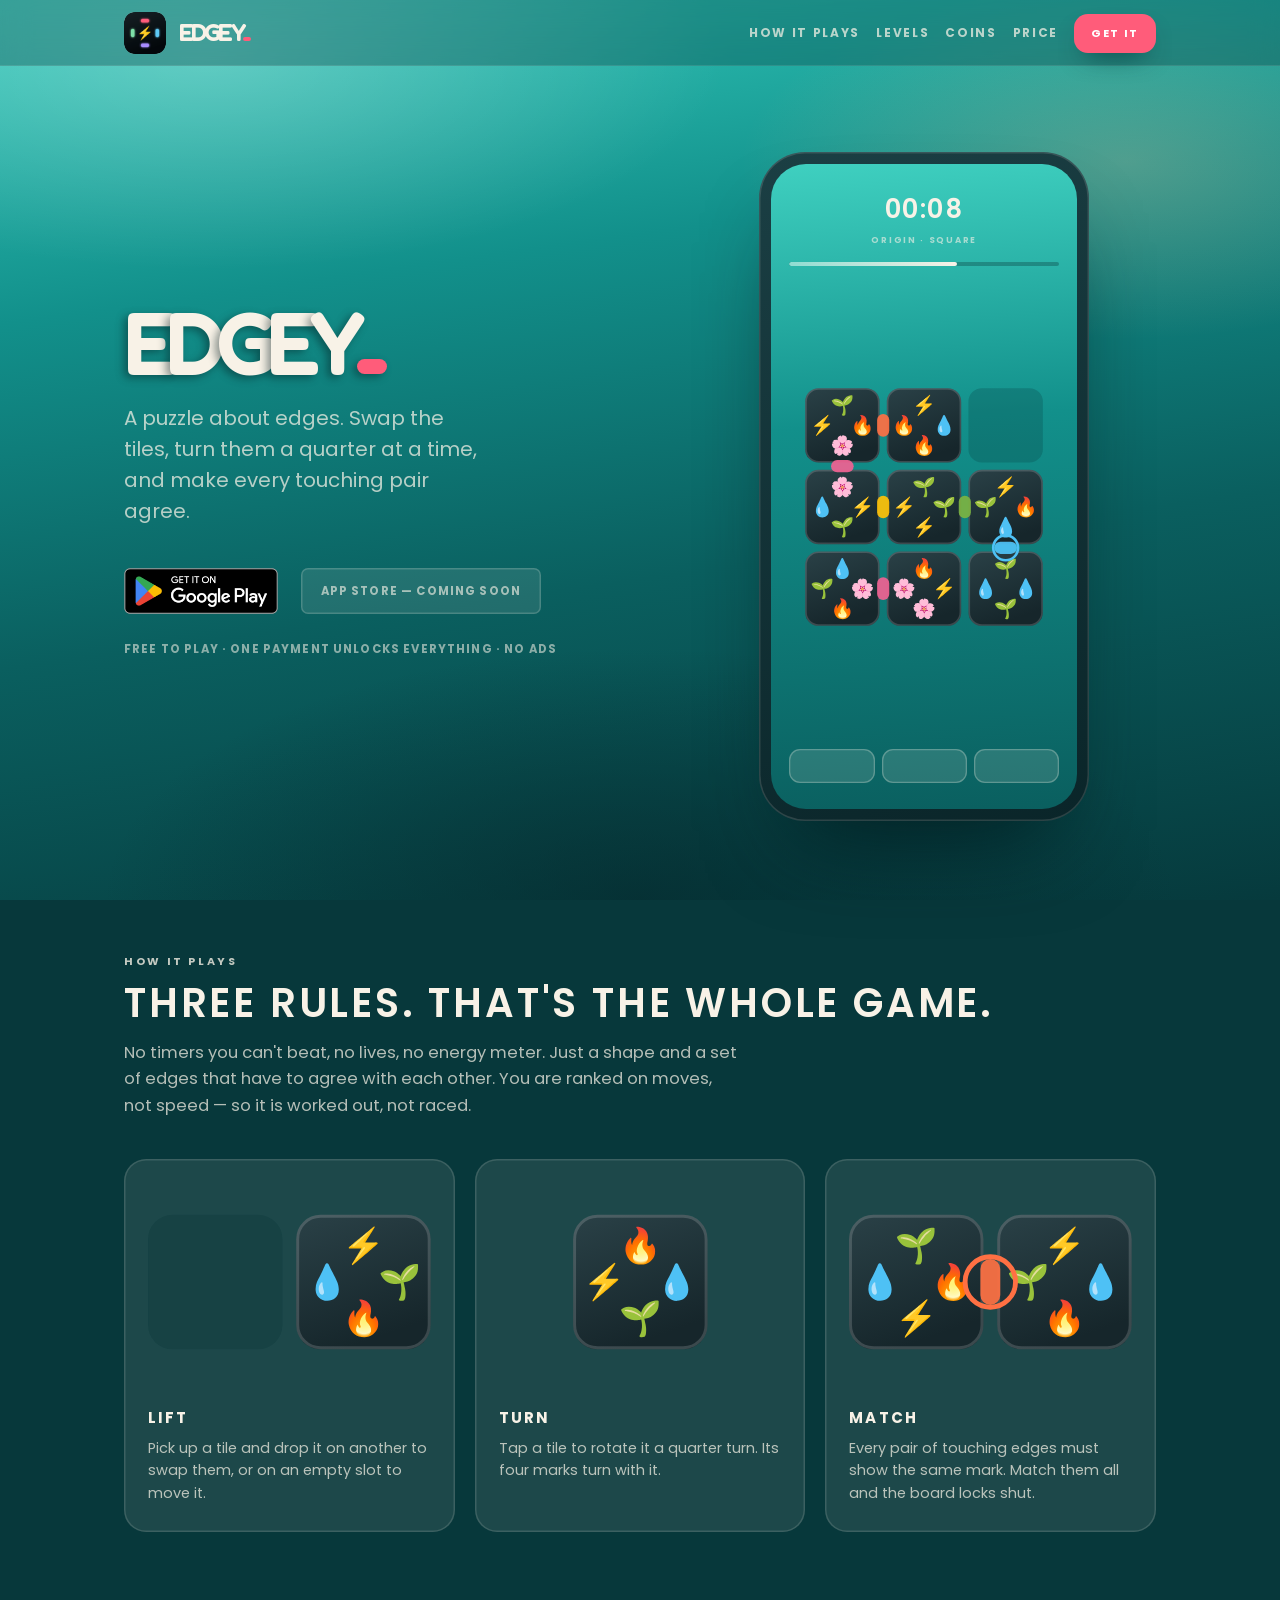
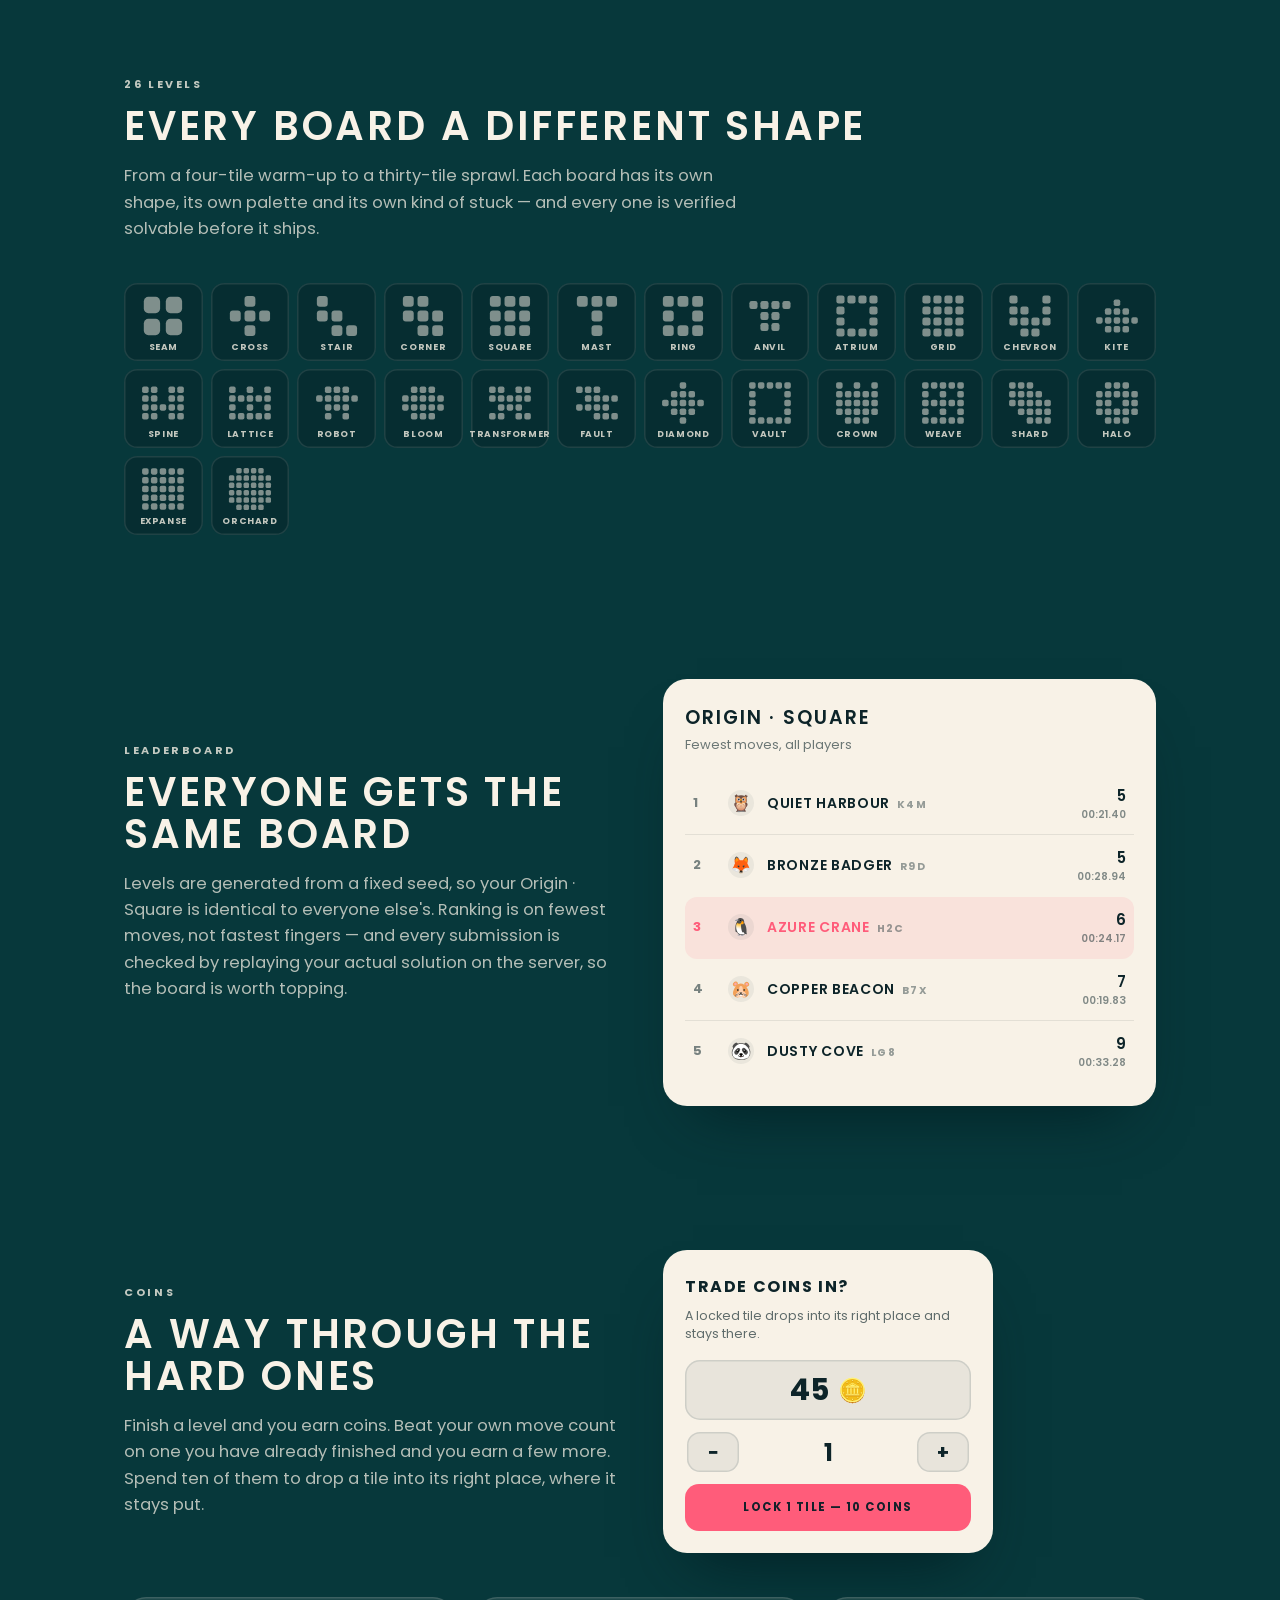
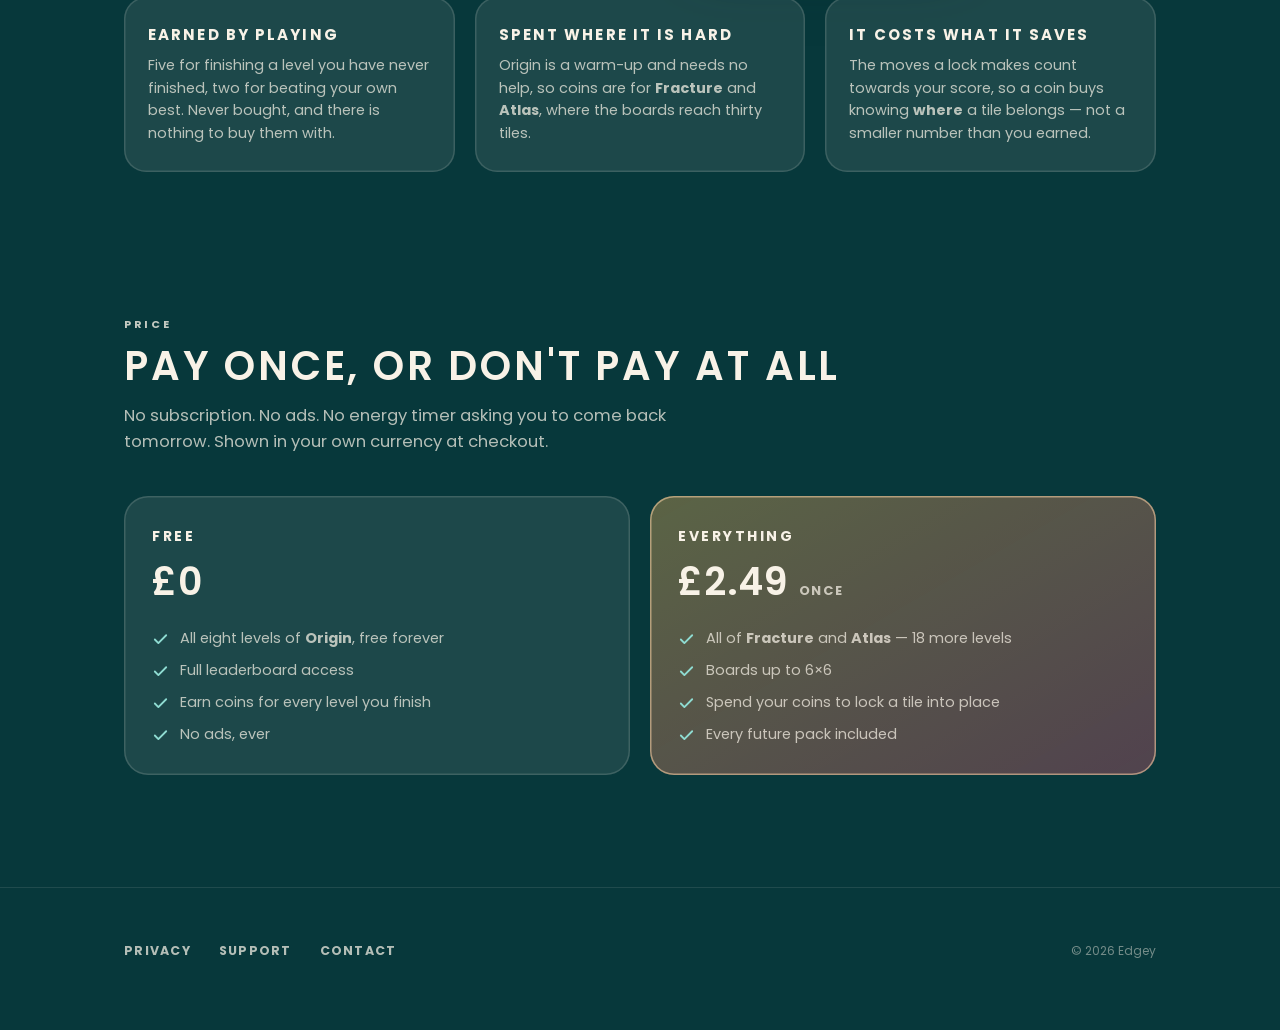
<file: index.html>
<!doctype html>
<!--
  GENERATED FILE - DO NOT EDIT.

  Written by tools/build-landing.mjs. Edit that, then re-run it. A fix made
  here survives until the next build and then silently disappears, which is
  exactly what happened to a correction on this page: the site went on telling
  visitors a locked tile costs no moves for half a day after it stopped being
  true.
-->
<html lang="en">
<head>
<meta charset="utf-8">
<meta name="viewport" content="width=device-width, initial-scale=1">
<title>Edgey — match every edge</title>
<meta name="description" content="A puzzle about edges. Lift a tile, drop it somewhere better, and make every touching pair agree. 24 hand-tuned levels, a global leaderboard, one payment.">
<meta name="theme-color" content="#0a5f5f">
<meta property="og:title" content="Edgey — match every edge">
<meta property="og:description" content="A puzzle about edges. 24 hand-tuned levels, a global leaderboard, one payment.">
<meta property="og:image" content="assets/icon.png">
<meta property="og:type" content="website">
<meta name="twitter:card" content="summary_large_image">
<!-- Small sizes get the bolt alone: at 16px the full icon's four pills and
     mark collapse into noise. Anywhere it renders large - a shared link, a
     home-screen shortcut - keeps the full icon. -->
<link rel="icon" type="image/png" sizes="32x32" href="assets/favicon-32.png">
<link rel="icon" type="image/png" sizes="16x16" href="assets/favicon-16.png">
<link rel="apple-touch-icon" href="assets/icon.png">
<link rel="preload" as="font" type="font/woff2" href="fonts/fredoka-600.woff2" crossorigin>
<link rel="preload" as="font" type="font/woff2" href="fonts/poppins-400.woff2" crossorigin>
<link rel="preload" as="font" type="font/woff2" href="fonts/poppins-700.woff2" crossorigin>
<link rel="stylesheet" href="style.css?v=6e3666d3">
</head>
<body>
<div class="sky"></div>

<nav>
  <div class="wrap">
    <a class="mark" href="/"><img src="assets/icon-mark.png" alt=""><b class="wm" aria-label="Edgey"><span>E</span><span>D</span><span>G</span><span>E</span><span>Y</span><i class="dot" aria-hidden="true"></i></b></a>
    <a class="link hide-sm" href="#how">How it plays</a>
    <a class="link hide-sm" href="#levels">Levels</a>
    <a class="link hide-sm" href="#coins">Coins</a>
    <a class="link hide-sm" href="#price">Price</a>
    <a class="btn sm" href="#get">Get it</a>
  </div>
</nav>

<!-- "Get it" targets the whole hero, not the badge inside it: landing on the
     badge alone scrolled the wordmark away and cut the top off the phone. -->
<header id="get">
  <div class="wrap">
    <div>
      <h1 aria-label="Edgey"><span>E</span><span>D</span><span>G</span><span>E</span><span>Y</span><span class="dot" aria-hidden="true"></span></h1>
      <p class="lede">A puzzle about edges. Swap the tiles, turn them a quarter at a time, and make every touching pair agree.</p>
      <div class="cta">
        <a class="badge" href="https://play.google.com/store/apps/details?id=com.edgey.game" data-store="android" aria-label="Get it on Google Play"><img src="assets/google-play-badge.png" alt="Get it on Google Play"></a>
        <span class="btn soon" data-store="ios">App Store — coming soon</span>
      </div>
      <p class="cta"><span class="note">Free to play · One payment unlocks everything · No ads</span></p>
    </div>
    <div class="phone">
      <div class="screen">
        <div class="clock">00:08</div>
        <div class="cap">Origin · Square</div>
        <div class="meter"><i></i></div>
        <svg class="board" viewBox="-20 -20 334 334" xmlns="http://www.w3.org/2000/svg"><defs><linearGradient id="face" x1="0" y1="0" x2="0.35" y2="1">
  <stop offset="0" stop-color="#2a4147"/><stop offset="1" stop-color="#16262b"/>
</linearGradient></defs>
  <g transform="translate(0 0) rotate(0 46 46) scale(0.92)">
    <rect width="100" height="100" rx="18" fill="url(#face)"/>
    <rect x="1.1" y="1.1" width="97.8" height="97.8" rx="17" fill="none" stroke="rgba(255,255,255,.16)" stroke-width="2.2"/>
    <g transform="translate(50 23)"><g class="mk"><g transform="scale(0.234375) translate(-64 -64)"><path style="fill:#99C23B;" d="M67.47,48.2l-1.11,18.48c0,0,3.76,10.64,2.71,25.45c-1.01,14.27-4.8,21.49-5.84,23.99 c-1.04,2.5-3.96,5.63,0,6.88s10.64,0.63,13.56-0.42c2.92-1.04,4.37-6.84,4.8-9.18c1.05-5.79,1.63-16.74-0.5-27.54 C79.46,77.56,76,63.33,76,63.33L67.47,48.2z"/> <path style="fill:#99C23B;" d="M66.78,45.4c0,0,4.28-13.43,14.12-23.62c9.43-9.76,19.06-12.96,26.78-13.92 c8.51-1.06,11.98-0.95,13.44,0.1s0.94,2.7,0.97,4.16c0.19,10.44,0.58,23.97-11.7,36.35C97.28,61.67,87.94,64.04,77.71,65.09 c-10.22,1.04-9.06-3.62-9.06-3.62L66.78,45.4z"/> <path style="fill:#99C23B;" d="M2.98,37.05c-0.37,1.83,9.29,23.31,27.95,30.07c20.09,7.29,39.03,0,39.03,0l1.56-19.34l-4.75-2.38 c0,0-10.07-11.11-21.26-15.21c-11.6-4.25-24.71-4.58-33.64,0.19C6.27,33.38,3.18,36.08,2.98,37.05z"/> <path style="fill:#E6DC9F;" d="M86.68,30.68c-9.3,11.02-13.99,22.13-14.48,25.03s1.12,2.78,2.03,1.55 c1.64-2.22,7.35-12.37,15.85-22.04c7.36-8.36,18.56-17.4,20.2-19.33c1.02-1.2-0.1-2.71-1.64-2.03 C107.1,14.53,96.19,19.41,86.68,30.68z"/> <path style="fill:#E6DC9F;" d="M41.43,41c-13.6-4.68-23.55-4.05-25.58-3.37c-2.03,0.68-1.93,2.9,0.48,3.19s12.24,1.27,24.56,5.7 c13.15,4.74,22.52,11.89,24.17,12.86c1.64,0.97,2.71-0.97,1.26-2.71C65.21,55.36,56.43,46.16,41.43,41z"/></g></g></g><g transform="translate(77 50)"><g class="mk"><g transform="scale(0.234375) translate(-64 -64)"><g> <radialGradient id="fire_SVGID_1_" cx="68.8839" cy="124.2963" r="70.587" gradientTransform="matrix(-1 -4.343011e-03 -7.125917e-03 1.6408 131.9857 -79.3452)" gradientUnits="userSpaceOnUse"> <stop offset="0.3144" style="stop-color:#FF9800"/> <stop offset="0.6616" style="stop-color:#FF6D00"/> <stop offset="0.9715" style="stop-color:#F44336"/> </radialGradient> <path style="fill:url(#fire_SVGID_1_);" d="M35.56,40.73c-0.57,6.08-0.97,16.84,2.62,21.42c0,0-1.69-11.82,13.46-26.65 c6.1-5.97,7.51-14.09,5.38-20.18c-1.21-3.45-3.42-6.3-5.34-8.29C50.56,5.86,51.42,3.93,53.05,4c9.86,0.44,25.84,3.18,32.63,20.22 c2.98,7.48,3.2,15.21,1.78,23.07c-0.9,5.02-4.1,16.18,3.2,17.55c5.21,0.98,7.73-3.16,8.86-6.14c0.47-1.24,2.1-1.55,2.98-0.56 c8.8,10.01,9.55,21.8,7.73,31.95c-3.52,19.62-23.39,33.9-43.13,33.9c-24.66,0-44.29-14.11-49.38-39.65 c-2.05-10.31-1.01-30.71,14.89-45.11C33.79,38.15,35.72,39.11,35.56,40.73z"/> <g> <radialGradient id="fire_SVGID_2_" cx="64.9211" cy="54.0621" r="73.8599" gradientTransform="matrix(-0.0101 0.9999 0.7525 7.603777e-03 26.1538 -11.2668)" gradientUnits="userSpaceOnUse"> <stop offset="0.2141" style="stop-color:#FFF176"/> <stop offset="0.3275" style="stop-color:#FFF27D"/> <stop offset="0.4868" style="stop-color:#FFF48F"/> <stop offset="0.6722" style="stop-color:#FFF7AD"/> <stop offset="0.7931" style="stop-color:#FFF9C4"/> <stop offset="0.8221" style="stop-color:#FFF8BD;stop-opacity:0.804"/> <stop offset="0.8627" style="stop-color:#FFF6AB;stop-opacity:0.529"/> <stop offset="0.9101" style="stop-color:#FFF38D;stop-opacity:0.2088"/> <stop offset="0.9409" style="stop-color:#FFF176;stop-opacity:0"/> </radialGradient> <path style="fill:url(#fire_SVGID_2_);" d="M76.11,77.42c-9.09-11.7-5.02-25.05-2.79-30.37c0.3-0.7-0.5-1.36-1.13-0.93 c-3.91,2.66-11.92,8.92-15.65,17.73c-5.05,11.91-4.69,17.74-1.7,24.86c1.8,4.29-0.29,5.2-1.34,5.36 c-1.02,0.16-1.96-0.52-2.71-1.23c-2.15-2.05-3.7-4.72-4.44-7.6c-0.16-0.62-0.97-0.79-1.34-0.28c-2.8,3.87-4.25,10.08-4.32,14.47 C40.47,113,51.68,124,65.24,124c17.09,0,29.54-18.9,19.72-34.7C82.11,84.7,79.43,81.69,76.11,77.42z"/> </g> </g></g></g></g><g transform="translate(50 77)"><g class="mk"><g transform="scale(0.234375) translate(-64 -64)"><path style="fill:#FFBCD8;" d="M61.41,14.58c0,0,1.8-8.73,3.72-9.24c1.93-0.51,10.34,1.31,14.47,3.5 c5.77,3.05,9.33,8.14,10.18,14.34c0.9,6.64-1.67,12.2-1.67,12.2s6.03-3.59,13.22-2.95c7.19,0.64,12.58,4.11,14.64,6.68 c2.05,2.57,4.88,5.39,4.49,6.68c-0.39,1.28-7.83,5.91-7.45,7.06c0.39,1.16,9.12,0.51,10.01,2.05c0.9,1.54,2.7,11.43-3.85,18.49 c-6.55,7.06-12.97,8.09-12.97,8.09s6.48,6.09,6.82,14.41c0.28,6.81-1.55,10.88-5.27,12.3c-3.72,1.41-10.66-3.08-10.66-3.08 s6.03,10.78,3.34,12.45c-2.7,1.67-4.03-1.31-5.14-1.03c-0.91,0.23,0.64,2.44-1.41,4.37c-2.05,1.93-10.91,3.21-18.74-1.03 s-10.27-10.91-10.27-10.91s-2.11,8.1-11.74,12.21s-16.64-0.92-17.92-1.69s-0.77-6.93-0.51-7.96c0.26-1.03,1.41-3.47,0.64-3.98 s-3.34,3.08-5.14,4.24s-4.11,2.44-6.42,0.51c-2.31-1.93-7.83-8.35-6.42-16.95c1.41-8.6,6.29-13.48,6.29-13.48s-10.27-0.9-15.28-9.63 S4.02,54.77,4.92,53.61s8.6-1.28,8.6-1.28s-7.32-4.24-6.55-7.57c0.77-3.34,4.49-0.77,5.52-1.8c1.03-1.03-2.62-4.93,0.26-6.97 c2.16-1.53,5.96-4.38,13.22-4.97c7.65-0.63,12.97,3.21,12.97,3.21s-3.27-5.53-1.92-11.81c1.07-4.97,4.75-9.24,8.21-11.68 s8.09-4.37,10.14-4.37S61.41,14.58,61.41,14.58z"/> <path style="fill:#FCA2C8;" d="M79.68,46.37c1.38,1.59,4.29-0.58,6.2-3.82c1.46-2.47,3.13-6.69,2.54-7.21 c-0.59-0.52-5.14,3.02-6.68,4.77C80.21,41.87,78.59,45.11,79.68,46.37z"/> <path style="fill:#FCA2C8;" d="M87.42,77.33c-0.37,2.36,5.51,4.03,8.64,4.4c2.97,0.35,10.13,0.75,10.15-0.26 c0.03-1.01-5.65-4.94-10.15-5.89C92.11,74.75,87.74,75.32,87.42,77.33z"/> <path style="fill:#FCA2C8;" d="M65.26,92.39c-2.01-0.12-2.76,4.56-2.39,8.16s1.14,8.3,2,8.39c0.86,0.09,2.35-5.11,2.72-9.98 C67.82,95.9,67.06,92.5,65.26,92.39z"/> <path style="fill:#FCA2C8;" d="M23.66,81.86c0.14,0.67,7.08,0.67,10.79-0.39c3.71-1.06,6.04-3.23,5.62-4.82 c-0.42-1.59-5.08-1.14-7.69-0.16C28.99,77.76,23.53,81.2,23.66,81.86z"/> <path style="fill:#FCA2C8;" d="M39.33,34.6c-0.79,0.58,1.75,5.41,3.45,7.48c1.7,2.07,4.35,4.35,5.67,3.76 c1.33-0.58,0.11-4.77-2.81-7.58C44.23,36.9,40.13,34.02,39.33,34.6z"/> <path style="fill:#BF0477;" d="M78.4,45.99c-1.82-0.94-7.53,6.76-14.19,6.49s-13.52-7.33-14.73-6.25s3.65,8.88,1.11,16.5 c-2.32,6.97-10.46,11.61-9.58,13.33c0.82,1.61,8.71-1.73,15.27,1.58c7.65,3.87,6.19,13.75,8.88,13.82c2.69,0.07,1.5-8.62,8.14-12.81 c6.39-4.04,13.21-0.9,13.79-2.96c0.67-2.42-8-5.41-9.81-13.68C75.17,52.46,80.29,46.96,78.4,45.99z"/> <path style="fill:#F2A159;" d="M59.73,58.83c-1.37,0.46-4.92,8.59-4.36,9.59c0.56,1,7.85,7.29,9.78,7.29c1.93,0,8.28-6.1,8.34-7.04 c0.06-0.93-3.11-9.22-4.17-9.84C68.26,58.21,61.04,58.39,59.73,58.83z"/> <path style="fill:#FDD0B1;" d="M68.8,54.08c-1.57,1.46-1.72,4.26,0.18,5.83c2.03,1.67,4.79,1.04,5.96-0.59 c1.03-1.42,1.13-3.61-0.59-5.15C73.29,53.22,70.79,52.23,68.8,54.08z"/> <path style="fill:#FDD0B1;" d="M71.28,69.71c-0.27,2.62,1.94,4.61,4.15,4.56c2.89-0.06,3.96-2.47,3.93-4.11 c-0.05-2.21-1.58-4.11-4.02-4.02S71.51,67.5,71.28,69.71z"/> <path style="fill:#FDD0B1;" d="M65.05,74.4c-1.94,0.05-3.97,1.35-3.93,4.2c0.04,2.62,2.08,3.79,4.11,3.79c2.03,0,3.7-1.45,3.7-3.93 C68.93,75.98,67.13,74.35,65.05,74.4z"/> <path style="fill:#FDD0B1;" d="M52.68,65.96c-2.89,0-4.11,1.99-4.11,4.25s1.67,3.9,4.34,3.79c2.3-0.09,3.73-2.04,3.52-4.2 C56.2,67.45,55.12,65.96,52.68,65.96z"/> <path style="fill:#FDD0B1;" d="M54.66,53.54c-1.66,1.61-1.72,4.38,0.05,5.83c1.38,1.14,3.84,1.54,5.46-0.14 c1.63-1.67,1.35-4.06-0.09-5.46C58.64,52.36,56.29,51.96,54.66,53.54z"/></g></g></g><g transform="translate(23 50)"><g class="mk"><g transform="scale(0.234375) translate(-64 -64)"><path style="fill:#FEB804;" d="M69.68,54.04c0,0,28.97-46.41,29.63-47.57c0.66-1.16,0.8-3.29-1.02-3.29 c-1.82,0-46.95,46.07-46.95,46.07l-32.05,19c0,0-2.15,1.32-1.82,2.97s1.77,1.72,2.43,1.72s34.85-0.18,36.84-0.24 c2.47-0.07,1.86,3.44,1.86,3.44l-21.64,34.02c0,0-9.45,13.08-9.45,13.97c0,1.31,1.58,1.96,3.05,1.08 c1.14-0.68,74.84-63.13,78.09-67.42c0.88-1.17,1.33-4.25-2.3-4.25s-32.54,8.42-32.54,8.42L69.68,54.04z"/> <path style="fill:#FFC927;" d="M64.61,50.35c-0.89,1.22-1.13,3.26,0.79,3.38c1.91,0.11,40.95-0.18,40.95-0.18 S78.46,79.18,70.02,86.83s-36.39,32.43-38.27,34.18c-1.84,1.72-3.51,3.3-4.19,3.08c-0.11-0.03-0.25-0.62,2.38-4.95 c2.4-3.95,25.44-42.56,26.34-44.02c0.9-1.46,1.69-2.7,2.14-3.38c0.45-0.68,1.91-4.39-1.13-4.39s-38,0.9-38,0.9s24.15-20.49,31.13-26 S96.96,3.18,98.29,3.18S65.51,49.12,64.61,50.35z"/> <path style="fill:#FFE567;" d="M63.45,70.75c1.8-2.59,3.57-2.78,4.64-2.14c1.38,0.83,1.52,2.74-0.22,5.05 c-2.74,3.66-22.88,30.61-23.65,31.56c-1.46,1.8-3.61,1.01-2.21-1.6C43.18,101.46,61.59,73.43,63.45,70.75z"/> <path style="fill:#FFE567;" d="M34.83,65.49c-3.45,2.31-6.66-1.14-4.35-3.67s17.47-15.15,20.54-17.76s20.99-18.2,22.38-19.32 c1.84-1.48,2.98,0.02,1.82,1.56c-1.15,1.54-13.82,14.2-19.41,19.34C51.49,49.62,38.11,63.29,34.83,65.49z"/></g></g></g>
  </g>
  <g transform="translate(101 0) rotate(0 46 46) scale(0.92)">
    <rect width="100" height="100" rx="18" fill="url(#face)"/>
    <rect x="1.1" y="1.1" width="97.8" height="97.8" rx="17" fill="none" stroke="rgba(255,255,255,.16)" stroke-width="2.2"/>
    <g transform="translate(50 23)"><g class="mk"><g transform="scale(0.234375) translate(-64 -64)"><path style="fill:#FEB804;" d="M69.68,54.04c0,0,28.97-46.41,29.63-47.57c0.66-1.16,0.8-3.29-1.02-3.29 c-1.82,0-46.95,46.07-46.95,46.07l-32.05,19c0,0-2.15,1.32-1.82,2.97s1.77,1.72,2.43,1.72s34.85-0.18,36.84-0.24 c2.47-0.07,1.86,3.44,1.86,3.44l-21.64,34.02c0,0-9.45,13.08-9.45,13.97c0,1.31,1.58,1.96,3.05,1.08 c1.14-0.68,74.84-63.13,78.09-67.42c0.88-1.17,1.33-4.25-2.3-4.25s-32.54,8.42-32.54,8.42L69.68,54.04z"/> <path style="fill:#FFC927;" d="M64.61,50.35c-0.89,1.22-1.13,3.26,0.79,3.38c1.91,0.11,40.95-0.18,40.95-0.18 S78.46,79.18,70.02,86.83s-36.39,32.43-38.27,34.18c-1.84,1.72-3.51,3.3-4.19,3.08c-0.11-0.03-0.25-0.62,2.38-4.95 c2.4-3.95,25.44-42.56,26.34-44.02c0.9-1.46,1.69-2.7,2.14-3.38c0.45-0.68,1.91-4.39-1.13-4.39s-38,0.9-38,0.9s24.15-20.49,31.13-26 S96.96,3.18,98.29,3.18S65.51,49.12,64.61,50.35z"/> <path style="fill:#FFE567;" d="M63.45,70.75c1.8-2.59,3.57-2.78,4.64-2.14c1.38,0.83,1.52,2.74-0.22,5.05 c-2.74,3.66-22.88,30.61-23.65,31.56c-1.46,1.8-3.61,1.01-2.21-1.6C43.18,101.46,61.59,73.43,63.45,70.75z"/> <path style="fill:#FFE567;" d="M34.83,65.49c-3.45,2.31-6.66-1.14-4.35-3.67s17.47-15.15,20.54-17.76s20.99-18.2,22.38-19.32 c1.84-1.48,2.98,0.02,1.82,1.56c-1.15,1.54-13.82,14.2-19.41,19.34C51.49,49.62,38.11,63.29,34.83,65.49z"/></g></g></g><g transform="translate(77 50)"><g class="mk"><g transform="scale(0.234375) translate(-64 -64)"><path style="fill:#4EC1F5;" d="M63.38,4.07c-4.22,0.09-5.44,4.69-6.95,8.45S45.93,36.73,40.11,47.05s-13.7,23.84-12.58,43.17 c1.13,19.33,16.14,33.76,37.17,33.6c19.01-0.14,35.64-11.1,36.32-34.91c0.56-19.71-10.28-36.74-15.63-47.16 C82.21,35.55,71.8,14.8,70.7,12.23C68.73,7.63,67.89,3.97,63.38,4.07z"/> <path style="fill:#B3E2FB;" d="M47.38,64.42c-2.96,0.13-10,9.29-10,20.84s5.45,20.08,11.4,18.86c6.9-1.41,5.77-8.45,4.36-14.08 c-1.21-4.84-3.1-10.56-3.52-15.77C49.36,70.9,50.48,64.28,47.38,64.42z"/></g></g></g><g transform="translate(50 77)"><g class="mk"><g transform="scale(0.234375) translate(-64 -64)"><g> <radialGradient id="fire_SVGID_1_" cx="68.8839" cy="124.2963" r="70.587" gradientTransform="matrix(-1 -4.343011e-03 -7.125917e-03 1.6408 131.9857 -79.3452)" gradientUnits="userSpaceOnUse"> <stop offset="0.3144" style="stop-color:#FF9800"/> <stop offset="0.6616" style="stop-color:#FF6D00"/> <stop offset="0.9715" style="stop-color:#F44336"/> </radialGradient> <path style="fill:url(#fire_SVGID_1_);" d="M35.56,40.73c-0.57,6.08-0.97,16.84,2.62,21.42c0,0-1.69-11.82,13.46-26.65 c6.1-5.97,7.51-14.09,5.38-20.18c-1.21-3.45-3.42-6.3-5.34-8.29C50.56,5.86,51.42,3.93,53.05,4c9.86,0.44,25.84,3.18,32.63,20.22 c2.98,7.48,3.2,15.21,1.78,23.07c-0.9,5.02-4.1,16.18,3.2,17.55c5.21,0.98,7.73-3.16,8.86-6.14c0.47-1.24,2.1-1.55,2.98-0.56 c8.8,10.01,9.55,21.8,7.73,31.95c-3.52,19.62-23.39,33.9-43.13,33.9c-24.66,0-44.29-14.11-49.38-39.65 c-2.05-10.31-1.01-30.71,14.89-45.11C33.79,38.15,35.72,39.11,35.56,40.73z"/> <g> <radialGradient id="fire_SVGID_2_" cx="64.9211" cy="54.0621" r="73.8599" gradientTransform="matrix(-0.0101 0.9999 0.7525 7.603777e-03 26.1538 -11.2668)" gradientUnits="userSpaceOnUse"> <stop offset="0.2141" style="stop-color:#FFF176"/> <stop offset="0.3275" style="stop-color:#FFF27D"/> <stop offset="0.4868" style="stop-color:#FFF48F"/> <stop offset="0.6722" style="stop-color:#FFF7AD"/> <stop offset="0.7931" style="stop-color:#FFF9C4"/> <stop offset="0.8221" style="stop-color:#FFF8BD;stop-opacity:0.804"/> <stop offset="0.8627" style="stop-color:#FFF6AB;stop-opacity:0.529"/> <stop offset="0.9101" style="stop-color:#FFF38D;stop-opacity:0.2088"/> <stop offset="0.9409" style="stop-color:#FFF176;stop-opacity:0"/> </radialGradient> <path style="fill:url(#fire_SVGID_2_);" d="M76.11,77.42c-9.09-11.7-5.02-25.05-2.79-30.37c0.3-0.7-0.5-1.36-1.13-0.93 c-3.91,2.66-11.92,8.92-15.65,17.73c-5.05,11.91-4.69,17.74-1.7,24.86c1.8,4.29-0.29,5.2-1.34,5.36 c-1.02,0.16-1.96-0.52-2.71-1.23c-2.15-2.05-3.7-4.72-4.44-7.6c-0.16-0.62-0.97-0.79-1.34-0.28c-2.8,3.87-4.25,10.08-4.32,14.47 C40.47,113,51.68,124,65.24,124c17.09,0,29.54-18.9,19.72-34.7C82.11,84.7,79.43,81.69,76.11,77.42z"/> </g> </g></g></g></g><g transform="translate(23 50)"><g class="mk"><g transform="scale(0.234375) translate(-64 -64)"><g> <radialGradient id="fire_SVGID_1_" cx="68.8839" cy="124.2963" r="70.587" gradientTransform="matrix(-1 -4.343011e-03 -7.125917e-03 1.6408 131.9857 -79.3452)" gradientUnits="userSpaceOnUse"> <stop offset="0.3144" style="stop-color:#FF9800"/> <stop offset="0.6616" style="stop-color:#FF6D00"/> <stop offset="0.9715" style="stop-color:#F44336"/> </radialGradient> <path style="fill:url(#fire_SVGID_1_);" d="M35.56,40.73c-0.57,6.08-0.97,16.84,2.62,21.42c0,0-1.69-11.82,13.46-26.65 c6.1-5.97,7.51-14.09,5.38-20.18c-1.21-3.45-3.42-6.3-5.34-8.29C50.56,5.86,51.42,3.93,53.05,4c9.86,0.44,25.84,3.18,32.63,20.22 c2.98,7.48,3.2,15.21,1.78,23.07c-0.9,5.02-4.1,16.18,3.2,17.55c5.21,0.98,7.73-3.16,8.86-6.14c0.47-1.24,2.1-1.55,2.98-0.56 c8.8,10.01,9.55,21.8,7.73,31.95c-3.52,19.62-23.39,33.9-43.13,33.9c-24.66,0-44.29-14.11-49.38-39.65 c-2.05-10.31-1.01-30.71,14.89-45.11C33.79,38.15,35.72,39.11,35.56,40.73z"/> <g> <radialGradient id="fire_SVGID_2_" cx="64.9211" cy="54.0621" r="73.8599" gradientTransform="matrix(-0.0101 0.9999 0.7525 7.603777e-03 26.1538 -11.2668)" gradientUnits="userSpaceOnUse"> <stop offset="0.2141" style="stop-color:#FFF176"/> <stop offset="0.3275" style="stop-color:#FFF27D"/> <stop offset="0.4868" style="stop-color:#FFF48F"/> <stop offset="0.6722" style="stop-color:#FFF7AD"/> <stop offset="0.7931" style="stop-color:#FFF9C4"/> <stop offset="0.8221" style="stop-color:#FFF8BD;stop-opacity:0.804"/> <stop offset="0.8627" style="stop-color:#FFF6AB;stop-opacity:0.529"/> <stop offset="0.9101" style="stop-color:#FFF38D;stop-opacity:0.2088"/> <stop offset="0.9409" style="stop-color:#FFF176;stop-opacity:0"/> </radialGradient> <path style="fill:url(#fire_SVGID_2_);" d="M76.11,77.42c-9.09-11.7-5.02-25.05-2.79-30.37c0.3-0.7-0.5-1.36-1.13-0.93 c-3.91,2.66-11.92,8.92-15.65,17.73c-5.05,11.91-4.69,17.74-1.7,24.86c1.8,4.29-0.29,5.2-1.34,5.36 c-1.02,0.16-1.96-0.52-2.71-1.23c-2.15-2.05-3.7-4.72-4.44-7.6c-0.16-0.62-0.97-0.79-1.34-0.28c-2.8,3.87-4.25,10.08-4.32,14.47 C40.47,113,51.68,124,65.24,124c17.09,0,29.54-18.9,19.72-34.7C82.11,84.7,79.43,81.69,76.11,77.42z"/> </g> </g></g></g></g>
  </g><rect x="202" y="0" width="92" height="92" rx="16.56" fill="rgba(6,48,52,.22)"/>
  <g transform="translate(0 101) rotate(0 46 46) scale(0.92)">
    <rect width="100" height="100" rx="18" fill="url(#face)"/>
    <rect x="1.1" y="1.1" width="97.8" height="97.8" rx="17" fill="none" stroke="rgba(255,255,255,.16)" stroke-width="2.2"/>
    <g transform="translate(50 23)"><g class="mk"><g transform="scale(0.234375) translate(-64 -64)"><path style="fill:#FFBCD8;" d="M61.41,14.58c0,0,1.8-8.73,3.72-9.24c1.93-0.51,10.34,1.31,14.47,3.5 c5.77,3.05,9.33,8.14,10.18,14.34c0.9,6.64-1.67,12.2-1.67,12.2s6.03-3.59,13.22-2.95c7.19,0.64,12.58,4.11,14.64,6.68 c2.05,2.57,4.88,5.39,4.49,6.68c-0.39,1.28-7.83,5.91-7.45,7.06c0.39,1.16,9.12,0.51,10.01,2.05c0.9,1.54,2.7,11.43-3.85,18.49 c-6.55,7.06-12.97,8.09-12.97,8.09s6.48,6.09,6.82,14.41c0.28,6.81-1.55,10.88-5.27,12.3c-3.72,1.41-10.66-3.08-10.66-3.08 s6.03,10.78,3.34,12.45c-2.7,1.67-4.03-1.31-5.14-1.03c-0.91,0.23,0.64,2.44-1.41,4.37c-2.05,1.93-10.91,3.21-18.74-1.03 s-10.27-10.91-10.27-10.91s-2.11,8.1-11.74,12.21s-16.64-0.92-17.92-1.69s-0.77-6.93-0.51-7.96c0.26-1.03,1.41-3.47,0.64-3.98 s-3.34,3.08-5.14,4.24s-4.11,2.44-6.42,0.51c-2.31-1.93-7.83-8.35-6.42-16.95c1.41-8.6,6.29-13.48,6.29-13.48s-10.27-0.9-15.28-9.63 S4.02,54.77,4.92,53.61s8.6-1.28,8.6-1.28s-7.32-4.24-6.55-7.57c0.77-3.34,4.49-0.77,5.52-1.8c1.03-1.03-2.62-4.93,0.26-6.97 c2.16-1.53,5.96-4.38,13.22-4.97c7.65-0.63,12.97,3.21,12.97,3.21s-3.27-5.53-1.92-11.81c1.07-4.97,4.75-9.24,8.21-11.68 s8.09-4.37,10.14-4.37S61.41,14.58,61.41,14.58z"/> <path style="fill:#FCA2C8;" d="M79.68,46.37c1.38,1.59,4.29-0.58,6.2-3.82c1.46-2.47,3.13-6.69,2.54-7.21 c-0.59-0.52-5.14,3.02-6.68,4.77C80.21,41.87,78.59,45.11,79.68,46.37z"/> <path style="fill:#FCA2C8;" d="M87.42,77.33c-0.37,2.36,5.51,4.03,8.64,4.4c2.97,0.35,10.13,0.75,10.15-0.26 c0.03-1.01-5.65-4.94-10.15-5.89C92.11,74.75,87.74,75.32,87.42,77.33z"/> <path style="fill:#FCA2C8;" d="M65.26,92.39c-2.01-0.12-2.76,4.56-2.39,8.16s1.14,8.3,2,8.39c0.86,0.09,2.35-5.11,2.72-9.98 C67.82,95.9,67.06,92.5,65.26,92.39z"/> <path style="fill:#FCA2C8;" d="M23.66,81.86c0.14,0.67,7.08,0.67,10.79-0.39c3.71-1.06,6.04-3.23,5.62-4.82 c-0.42-1.59-5.08-1.14-7.69-0.16C28.99,77.76,23.53,81.2,23.66,81.86z"/> <path style="fill:#FCA2C8;" d="M39.33,34.6c-0.79,0.58,1.75,5.41,3.45,7.48c1.7,2.07,4.35,4.35,5.67,3.76 c1.33-0.58,0.11-4.77-2.81-7.58C44.23,36.9,40.13,34.02,39.33,34.6z"/> <path style="fill:#BF0477;" d="M78.4,45.99c-1.82-0.94-7.53,6.76-14.19,6.49s-13.52-7.33-14.73-6.25s3.65,8.88,1.11,16.5 c-2.32,6.97-10.46,11.61-9.58,13.33c0.82,1.61,8.71-1.73,15.27,1.58c7.65,3.87,6.19,13.75,8.88,13.82c2.69,0.07,1.5-8.62,8.14-12.81 c6.39-4.04,13.21-0.9,13.79-2.96c0.67-2.42-8-5.41-9.81-13.68C75.17,52.46,80.29,46.96,78.4,45.99z"/> <path style="fill:#F2A159;" d="M59.73,58.83c-1.37,0.46-4.92,8.59-4.36,9.59c0.56,1,7.85,7.29,9.78,7.29c1.93,0,8.28-6.1,8.34-7.04 c0.06-0.93-3.11-9.22-4.17-9.84C68.26,58.21,61.04,58.39,59.73,58.83z"/> <path style="fill:#FDD0B1;" d="M68.8,54.08c-1.57,1.46-1.72,4.26,0.18,5.83c2.03,1.67,4.79,1.04,5.96-0.59 c1.03-1.42,1.13-3.61-0.59-5.15C73.29,53.22,70.79,52.23,68.8,54.08z"/> <path style="fill:#FDD0B1;" d="M71.28,69.71c-0.27,2.62,1.94,4.61,4.15,4.56c2.89-0.06,3.96-2.47,3.93-4.11 c-0.05-2.21-1.58-4.11-4.02-4.02S71.51,67.5,71.28,69.71z"/> <path style="fill:#FDD0B1;" d="M65.05,74.4c-1.94,0.05-3.97,1.35-3.93,4.2c0.04,2.62,2.08,3.79,4.11,3.79c2.03,0,3.7-1.45,3.7-3.93 C68.93,75.98,67.13,74.35,65.05,74.4z"/> <path style="fill:#FDD0B1;" d="M52.68,65.96c-2.89,0-4.11,1.99-4.11,4.25s1.67,3.9,4.34,3.79c2.3-0.09,3.73-2.04,3.52-4.2 C56.2,67.45,55.12,65.96,52.68,65.96z"/> <path style="fill:#FDD0B1;" d="M54.66,53.54c-1.66,1.61-1.72,4.38,0.05,5.83c1.38,1.14,3.84,1.54,5.46-0.14 c1.63-1.67,1.35-4.06-0.09-5.46C58.64,52.36,56.29,51.96,54.66,53.54z"/></g></g></g><g transform="translate(77 50)"><g class="mk"><g transform="scale(0.234375) translate(-64 -64)"><path style="fill:#FEB804;" d="M69.68,54.04c0,0,28.97-46.41,29.63-47.57c0.66-1.16,0.8-3.29-1.02-3.29 c-1.82,0-46.95,46.07-46.95,46.07l-32.05,19c0,0-2.15,1.32-1.82,2.97s1.77,1.72,2.43,1.72s34.85-0.18,36.84-0.24 c2.47-0.07,1.86,3.44,1.86,3.44l-21.64,34.02c0,0-9.45,13.08-9.45,13.97c0,1.31,1.58,1.96,3.05,1.08 c1.14-0.68,74.84-63.13,78.09-67.42c0.88-1.17,1.33-4.25-2.3-4.25s-32.54,8.42-32.54,8.42L69.68,54.04z"/> <path style="fill:#FFC927;" d="M64.61,50.35c-0.89,1.22-1.13,3.26,0.79,3.38c1.91,0.11,40.95-0.18,40.95-0.18 S78.46,79.18,70.02,86.83s-36.39,32.43-38.27,34.18c-1.84,1.72-3.51,3.3-4.19,3.08c-0.11-0.03-0.25-0.62,2.38-4.95 c2.4-3.95,25.44-42.56,26.34-44.02c0.9-1.46,1.69-2.7,2.14-3.38c0.45-0.68,1.91-4.39-1.13-4.39s-38,0.9-38,0.9s24.15-20.49,31.13-26 S96.96,3.18,98.29,3.18S65.51,49.12,64.61,50.35z"/> <path style="fill:#FFE567;" d="M63.45,70.75c1.8-2.59,3.57-2.78,4.64-2.14c1.38,0.83,1.52,2.74-0.22,5.05 c-2.74,3.66-22.88,30.61-23.65,31.56c-1.46,1.8-3.61,1.01-2.21-1.6C43.18,101.46,61.59,73.43,63.45,70.75z"/> <path style="fill:#FFE567;" d="M34.83,65.49c-3.45,2.31-6.66-1.14-4.35-3.67s17.47-15.15,20.54-17.76s20.99-18.2,22.38-19.32 c1.84-1.48,2.98,0.02,1.82,1.56c-1.15,1.54-13.82,14.2-19.41,19.34C51.49,49.62,38.11,63.29,34.83,65.49z"/></g></g></g><g transform="translate(50 77)"><g class="mk"><g transform="scale(0.234375) translate(-64 -64)"><path style="fill:#99C23B;" d="M67.47,48.2l-1.11,18.48c0,0,3.76,10.64,2.71,25.45c-1.01,14.27-4.8,21.49-5.84,23.99 c-1.04,2.5-3.96,5.63,0,6.88s10.64,0.63,13.56-0.42c2.92-1.04,4.37-6.84,4.8-9.18c1.05-5.79,1.63-16.74-0.5-27.54 C79.46,77.56,76,63.33,76,63.33L67.47,48.2z"/> <path style="fill:#99C23B;" d="M66.78,45.4c0,0,4.28-13.43,14.12-23.62c9.43-9.76,19.06-12.96,26.78-13.92 c8.51-1.06,11.98-0.95,13.44,0.1s0.94,2.7,0.97,4.16c0.19,10.44,0.58,23.97-11.7,36.35C97.28,61.67,87.94,64.04,77.71,65.09 c-10.22,1.04-9.06-3.62-9.06-3.62L66.78,45.4z"/> <path style="fill:#99C23B;" d="M2.98,37.05c-0.37,1.83,9.29,23.31,27.95,30.07c20.09,7.29,39.03,0,39.03,0l1.56-19.34l-4.75-2.38 c0,0-10.07-11.11-21.26-15.21c-11.6-4.25-24.71-4.58-33.64,0.19C6.27,33.38,3.18,36.08,2.98,37.05z"/> <path style="fill:#E6DC9F;" d="M86.68,30.68c-9.3,11.02-13.99,22.13-14.48,25.03s1.12,2.78,2.03,1.55 c1.64-2.22,7.35-12.37,15.85-22.04c7.36-8.36,18.56-17.4,20.2-19.33c1.02-1.2-0.1-2.71-1.64-2.03 C107.1,14.53,96.19,19.41,86.68,30.68z"/> <path style="fill:#E6DC9F;" d="M41.43,41c-13.6-4.68-23.55-4.05-25.58-3.37c-2.03,0.68-1.93,2.9,0.48,3.19s12.24,1.27,24.56,5.7 c13.15,4.74,22.52,11.89,24.17,12.86c1.64,0.97,2.71-0.97,1.26-2.71C65.21,55.36,56.43,46.16,41.43,41z"/></g></g></g><g transform="translate(23 50)"><g class="mk"><g transform="scale(0.234375) translate(-64 -64)"><path style="fill:#4EC1F5;" d="M63.38,4.07c-4.22,0.09-5.44,4.69-6.95,8.45S45.93,36.73,40.11,47.05s-13.7,23.84-12.58,43.17 c1.13,19.33,16.14,33.76,37.17,33.6c19.01-0.14,35.64-11.1,36.32-34.91c0.56-19.71-10.28-36.74-15.63-47.16 C82.21,35.55,71.8,14.8,70.7,12.23C68.73,7.63,67.89,3.97,63.38,4.07z"/> <path style="fill:#B3E2FB;" d="M47.38,64.42c-2.96,0.13-10,9.29-10,20.84s5.45,20.08,11.4,18.86c6.9-1.41,5.77-8.45,4.36-14.08 c-1.21-4.84-3.1-10.56-3.52-15.77C49.36,70.9,50.48,64.28,47.38,64.42z"/></g></g></g>
  </g>
  <g transform="translate(101 101) rotate(0 46 46) scale(0.92)">
    <rect width="100" height="100" rx="18" fill="url(#face)"/>
    <rect x="1.1" y="1.1" width="97.8" height="97.8" rx="17" fill="none" stroke="rgba(255,255,255,.16)" stroke-width="2.2"/>
    <g transform="translate(50 23)"><g class="mk"><g transform="scale(0.234375) translate(-64 -64)"><path style="fill:#99C23B;" d="M67.47,48.2l-1.11,18.48c0,0,3.76,10.64,2.71,25.45c-1.01,14.27-4.8,21.49-5.84,23.99 c-1.04,2.5-3.96,5.63,0,6.88s10.64,0.63,13.56-0.42c2.92-1.04,4.37-6.84,4.8-9.18c1.05-5.79,1.63-16.74-0.5-27.54 C79.46,77.56,76,63.33,76,63.33L67.47,48.2z"/> <path style="fill:#99C23B;" d="M66.78,45.4c0,0,4.28-13.43,14.12-23.62c9.43-9.76,19.06-12.96,26.78-13.92 c8.51-1.06,11.98-0.95,13.44,0.1s0.94,2.7,0.97,4.16c0.19,10.44,0.58,23.97-11.7,36.35C97.28,61.67,87.94,64.04,77.71,65.09 c-10.22,1.04-9.06-3.62-9.06-3.62L66.78,45.4z"/> <path style="fill:#99C23B;" d="M2.98,37.05c-0.37,1.83,9.29,23.31,27.95,30.07c20.09,7.29,39.03,0,39.03,0l1.56-19.34l-4.75-2.38 c0,0-10.07-11.11-21.26-15.21c-11.6-4.25-24.71-4.58-33.64,0.19C6.27,33.38,3.18,36.08,2.98,37.05z"/> <path style="fill:#E6DC9F;" d="M86.68,30.68c-9.3,11.02-13.99,22.13-14.48,25.03s1.12,2.78,2.03,1.55 c1.64-2.22,7.35-12.37,15.85-22.04c7.36-8.36,18.56-17.4,20.2-19.33c1.02-1.2-0.1-2.71-1.64-2.03 C107.1,14.53,96.19,19.41,86.68,30.68z"/> <path style="fill:#E6DC9F;" d="M41.43,41c-13.6-4.68-23.55-4.05-25.58-3.37c-2.03,0.68-1.93,2.9,0.48,3.19s12.24,1.27,24.56,5.7 c13.15,4.74,22.52,11.89,24.17,12.86c1.64,0.97,2.71-0.97,1.26-2.71C65.21,55.36,56.43,46.16,41.43,41z"/></g></g></g><g transform="translate(77 50)"><g class="mk"><g transform="scale(0.234375) translate(-64 -64)"><path style="fill:#99C23B;" d="M67.47,48.2l-1.11,18.48c0,0,3.76,10.64,2.71,25.45c-1.01,14.27-4.8,21.49-5.84,23.99 c-1.04,2.5-3.96,5.63,0,6.88s10.64,0.63,13.56-0.42c2.92-1.04,4.37-6.84,4.8-9.18c1.05-5.79,1.63-16.74-0.5-27.54 C79.46,77.56,76,63.33,76,63.33L67.47,48.2z"/> <path style="fill:#99C23B;" d="M66.78,45.4c0,0,4.28-13.43,14.12-23.62c9.43-9.76,19.06-12.96,26.78-13.92 c8.51-1.06,11.98-0.95,13.44,0.1s0.94,2.7,0.97,4.16c0.19,10.44,0.58,23.97-11.7,36.35C97.28,61.67,87.94,64.04,77.71,65.09 c-10.22,1.04-9.06-3.62-9.06-3.62L66.78,45.4z"/> <path style="fill:#99C23B;" d="M2.98,37.05c-0.37,1.83,9.29,23.31,27.95,30.07c20.09,7.29,39.03,0,39.03,0l1.56-19.34l-4.75-2.38 c0,0-10.07-11.11-21.26-15.21c-11.6-4.25-24.71-4.58-33.64,0.19C6.27,33.38,3.18,36.08,2.98,37.05z"/> <path style="fill:#E6DC9F;" d="M86.68,30.68c-9.3,11.02-13.99,22.13-14.48,25.03s1.12,2.78,2.03,1.55 c1.64-2.22,7.35-12.37,15.85-22.04c7.36-8.36,18.56-17.4,20.2-19.33c1.02-1.2-0.1-2.71-1.64-2.03 C107.1,14.53,96.19,19.41,86.68,30.68z"/> <path style="fill:#E6DC9F;" d="M41.43,41c-13.6-4.68-23.55-4.05-25.58-3.37c-2.03,0.68-1.93,2.9,0.48,3.19s12.24,1.27,24.56,5.7 c13.15,4.74,22.52,11.89,24.17,12.86c1.64,0.97,2.71-0.97,1.26-2.71C65.21,55.36,56.43,46.16,41.43,41z"/></g></g></g><g transform="translate(50 77)"><g class="mk"><g transform="scale(0.234375) translate(-64 -64)"><path style="fill:#FEB804;" d="M69.68,54.04c0,0,28.97-46.41,29.63-47.57c0.66-1.16,0.8-3.29-1.02-3.29 c-1.82,0-46.95,46.07-46.95,46.07l-32.05,19c0,0-2.15,1.32-1.82,2.97s1.77,1.72,2.43,1.72s34.85-0.18,36.84-0.24 c2.47-0.07,1.86,3.44,1.86,3.44l-21.64,34.02c0,0-9.45,13.08-9.45,13.97c0,1.31,1.58,1.96,3.05,1.08 c1.14-0.68,74.84-63.13,78.09-67.42c0.88-1.17,1.33-4.25-2.3-4.25s-32.54,8.42-32.54,8.42L69.68,54.04z"/> <path style="fill:#FFC927;" d="M64.61,50.35c-0.89,1.22-1.13,3.26,0.79,3.38c1.91,0.11,40.95-0.18,40.95-0.18 S78.46,79.18,70.02,86.83s-36.39,32.43-38.27,34.18c-1.84,1.72-3.51,3.3-4.19,3.08c-0.11-0.03-0.25-0.62,2.38-4.95 c2.4-3.95,25.44-42.56,26.34-44.02c0.9-1.46,1.69-2.7,2.14-3.38c0.45-0.68,1.91-4.39-1.13-4.39s-38,0.9-38,0.9s24.15-20.49,31.13-26 S96.96,3.18,98.29,3.18S65.51,49.12,64.61,50.35z"/> <path style="fill:#FFE567;" d="M63.45,70.75c1.8-2.59,3.57-2.78,4.64-2.14c1.38,0.83,1.52,2.74-0.22,5.05 c-2.74,3.66-22.88,30.61-23.65,31.56c-1.46,1.8-3.61,1.01-2.21-1.6C43.18,101.46,61.59,73.43,63.45,70.75z"/> <path style="fill:#FFE567;" d="M34.83,65.49c-3.45,2.31-6.66-1.14-4.35-3.67s17.47-15.15,20.54-17.76s20.99-18.2,22.38-19.32 c1.84-1.48,2.98,0.02,1.82,1.56c-1.15,1.54-13.82,14.2-19.41,19.34C51.49,49.62,38.11,63.29,34.83,65.49z"/></g></g></g><g transform="translate(23 50)"><g class="mk"><g transform="scale(0.234375) translate(-64 -64)"><path style="fill:#FEB804;" d="M69.68,54.04c0,0,28.97-46.41,29.63-47.57c0.66-1.16,0.8-3.29-1.02-3.29 c-1.82,0-46.95,46.07-46.95,46.07l-32.05,19c0,0-2.15,1.32-1.82,2.97s1.77,1.72,2.43,1.72s34.85-0.18,36.84-0.24 c2.47-0.07,1.86,3.44,1.86,3.44l-21.64,34.02c0,0-9.45,13.08-9.45,13.97c0,1.31,1.58,1.96,3.05,1.08 c1.14-0.68,74.84-63.13,78.09-67.42c0.88-1.17,1.33-4.25-2.3-4.25s-32.54,8.42-32.54,8.42L69.68,54.04z"/> <path style="fill:#FFC927;" d="M64.61,50.35c-0.89,1.22-1.13,3.26,0.79,3.38c1.91,0.11,40.95-0.18,40.95-0.18 S78.46,79.18,70.02,86.83s-36.39,32.43-38.27,34.18c-1.84,1.72-3.51,3.3-4.19,3.08c-0.11-0.03-0.25-0.62,2.38-4.95 c2.4-3.95,25.44-42.56,26.34-44.02c0.9-1.46,1.69-2.7,2.14-3.38c0.45-0.68,1.91-4.39-1.13-4.39s-38,0.9-38,0.9s24.15-20.49,31.13-26 S96.96,3.18,98.29,3.18S65.51,49.12,64.61,50.35z"/> <path style="fill:#FFE567;" d="M63.45,70.75c1.8-2.59,3.57-2.78,4.64-2.14c1.38,0.83,1.52,2.74-0.22,5.05 c-2.74,3.66-22.88,30.61-23.65,31.56c-1.46,1.8-3.61,1.01-2.21-1.6C43.18,101.46,61.59,73.43,63.45,70.75z"/> <path style="fill:#FFE567;" d="M34.83,65.49c-3.45,2.31-6.66-1.14-4.35-3.67s17.47-15.15,20.54-17.76s20.99-18.2,22.38-19.32 c1.84-1.48,2.98,0.02,1.82,1.56c-1.15,1.54-13.82,14.2-19.41,19.34C51.49,49.62,38.11,63.29,34.83,65.49z"/></g></g></g>
  </g>
  <g transform="translate(202 101) rotate(0 46 46) scale(0.92)">
    <rect width="100" height="100" rx="18" fill="url(#face)"/>
    <rect x="1.1" y="1.1" width="97.8" height="97.8" rx="17" fill="none" stroke="rgba(255,255,255,.16)" stroke-width="2.2"/>
    <g transform="translate(50 23)"><g class="mk"><g transform="scale(0.234375) translate(-64 -64)"><path style="fill:#FEB804;" d="M69.68,54.04c0,0,28.97-46.41,29.63-47.57c0.66-1.16,0.8-3.29-1.02-3.29 c-1.82,0-46.95,46.07-46.95,46.07l-32.05,19c0,0-2.15,1.32-1.82,2.97s1.77,1.72,2.43,1.72s34.85-0.18,36.84-0.24 c2.47-0.07,1.86,3.44,1.86,3.44l-21.64,34.02c0,0-9.45,13.08-9.45,13.97c0,1.31,1.58,1.96,3.05,1.08 c1.14-0.68,74.84-63.13,78.09-67.42c0.88-1.17,1.33-4.25-2.3-4.25s-32.54,8.42-32.54,8.42L69.68,54.04z"/> <path style="fill:#FFC927;" d="M64.61,50.35c-0.89,1.22-1.13,3.26,0.79,3.38c1.91,0.11,40.95-0.18,40.95-0.18 S78.46,79.18,70.02,86.83s-36.39,32.43-38.27,34.18c-1.84,1.72-3.51,3.3-4.19,3.08c-0.11-0.03-0.25-0.62,2.38-4.95 c2.4-3.95,25.44-42.56,26.34-44.02c0.9-1.46,1.69-2.7,2.14-3.38c0.45-0.68,1.91-4.39-1.13-4.39s-38,0.9-38,0.9s24.15-20.49,31.13-26 S96.96,3.18,98.29,3.18S65.51,49.12,64.61,50.35z"/> <path style="fill:#FFE567;" d="M63.45,70.75c1.8-2.59,3.57-2.78,4.64-2.14c1.38,0.83,1.52,2.74-0.22,5.05 c-2.74,3.66-22.88,30.61-23.65,31.56c-1.46,1.8-3.61,1.01-2.21-1.6C43.18,101.46,61.59,73.43,63.45,70.75z"/> <path style="fill:#FFE567;" d="M34.83,65.49c-3.45,2.31-6.66-1.14-4.35-3.67s17.47-15.15,20.54-17.76s20.99-18.2,22.38-19.32 c1.84-1.48,2.98,0.02,1.82,1.56c-1.15,1.54-13.82,14.2-19.41,19.34C51.49,49.62,38.11,63.29,34.83,65.49z"/></g></g></g><g transform="translate(77 50)"><g class="mk"><g transform="scale(0.234375) translate(-64 -64)"><g> <radialGradient id="fire_SVGID_1_" cx="68.8839" cy="124.2963" r="70.587" gradientTransform="matrix(-1 -4.343011e-03 -7.125917e-03 1.6408 131.9857 -79.3452)" gradientUnits="userSpaceOnUse"> <stop offset="0.3144" style="stop-color:#FF9800"/> <stop offset="0.6616" style="stop-color:#FF6D00"/> <stop offset="0.9715" style="stop-color:#F44336"/> </radialGradient> <path style="fill:url(#fire_SVGID_1_);" d="M35.56,40.73c-0.57,6.08-0.97,16.84,2.62,21.42c0,0-1.69-11.82,13.46-26.65 c6.1-5.97,7.51-14.09,5.38-20.18c-1.21-3.45-3.42-6.3-5.34-8.29C50.56,5.86,51.42,3.93,53.05,4c9.86,0.44,25.84,3.18,32.63,20.22 c2.98,7.48,3.2,15.21,1.78,23.07c-0.9,5.02-4.1,16.18,3.2,17.55c5.21,0.98,7.73-3.16,8.86-6.14c0.47-1.24,2.1-1.55,2.98-0.56 c8.8,10.01,9.55,21.8,7.73,31.95c-3.52,19.62-23.39,33.9-43.13,33.9c-24.66,0-44.29-14.11-49.38-39.65 c-2.05-10.31-1.01-30.71,14.89-45.11C33.79,38.15,35.72,39.11,35.56,40.73z"/> <g> <radialGradient id="fire_SVGID_2_" cx="64.9211" cy="54.0621" r="73.8599" gradientTransform="matrix(-0.0101 0.9999 0.7525 7.603777e-03 26.1538 -11.2668)" gradientUnits="userSpaceOnUse"> <stop offset="0.2141" style="stop-color:#FFF176"/> <stop offset="0.3275" style="stop-color:#FFF27D"/> <stop offset="0.4868" style="stop-color:#FFF48F"/> <stop offset="0.6722" style="stop-color:#FFF7AD"/> <stop offset="0.7931" style="stop-color:#FFF9C4"/> <stop offset="0.8221" style="stop-color:#FFF8BD;stop-opacity:0.804"/> <stop offset="0.8627" style="stop-color:#FFF6AB;stop-opacity:0.529"/> <stop offset="0.9101" style="stop-color:#FFF38D;stop-opacity:0.2088"/> <stop offset="0.9409" style="stop-color:#FFF176;stop-opacity:0"/> </radialGradient> <path style="fill:url(#fire_SVGID_2_);" d="M76.11,77.42c-9.09-11.7-5.02-25.05-2.79-30.37c0.3-0.7-0.5-1.36-1.13-0.93 c-3.91,2.66-11.92,8.92-15.65,17.73c-5.05,11.91-4.69,17.74-1.7,24.86c1.8,4.29-0.29,5.2-1.34,5.36 c-1.02,0.16-1.96-0.52-2.71-1.23c-2.15-2.05-3.7-4.72-4.44-7.6c-0.16-0.62-0.97-0.79-1.34-0.28c-2.8,3.87-4.25,10.08-4.32,14.47 C40.47,113,51.68,124,65.24,124c17.09,0,29.54-18.9,19.72-34.7C82.11,84.7,79.43,81.69,76.11,77.42z"/> </g> </g></g></g></g><g transform="translate(50 77)"><g class="mk"><g transform="scale(0.234375) translate(-64 -64)"><path style="fill:#4EC1F5;" d="M63.38,4.07c-4.22,0.09-5.44,4.69-6.95,8.45S45.93,36.73,40.11,47.05s-13.7,23.84-12.58,43.17 c1.13,19.33,16.14,33.76,37.17,33.6c19.01-0.14,35.64-11.1,36.32-34.91c0.56-19.71-10.28-36.74-15.63-47.16 C82.21,35.55,71.8,14.8,70.7,12.23C68.73,7.63,67.89,3.97,63.38,4.07z"/> <path style="fill:#B3E2FB;" d="M47.38,64.42c-2.96,0.13-10,9.29-10,20.84s5.45,20.08,11.4,18.86c6.9-1.41,5.77-8.45,4.36-14.08 c-1.21-4.84-3.1-10.56-3.52-15.77C49.36,70.9,50.48,64.28,47.38,64.42z"/></g></g></g><g transform="translate(23 50)"><g class="mk"><g transform="scale(0.234375) translate(-64 -64)"><path style="fill:#99C23B;" d="M67.47,48.2l-1.11,18.48c0,0,3.76,10.64,2.71,25.45c-1.01,14.27-4.8,21.49-5.84,23.99 c-1.04,2.5-3.96,5.63,0,6.88s10.64,0.63,13.56-0.42c2.92-1.04,4.37-6.84,4.8-9.18c1.05-5.79,1.63-16.74-0.5-27.54 C79.46,77.56,76,63.33,76,63.33L67.47,48.2z"/> <path style="fill:#99C23B;" d="M66.78,45.4c0,0,4.28-13.43,14.12-23.62c9.43-9.76,19.06-12.96,26.78-13.92 c8.51-1.06,11.98-0.95,13.44,0.1s0.94,2.7,0.97,4.16c0.19,10.44,0.58,23.97-11.7,36.35C97.28,61.67,87.94,64.04,77.71,65.09 c-10.22,1.04-9.06-3.62-9.06-3.62L66.78,45.4z"/> <path style="fill:#99C23B;" d="M2.98,37.05c-0.37,1.83,9.29,23.31,27.95,30.07c20.09,7.29,39.03,0,39.03,0l1.56-19.34l-4.75-2.38 c0,0-10.07-11.11-21.26-15.21c-11.6-4.25-24.71-4.58-33.64,0.19C6.27,33.38,3.18,36.08,2.98,37.05z"/> <path style="fill:#E6DC9F;" d="M86.68,30.68c-9.3,11.02-13.99,22.13-14.48,25.03s1.12,2.78,2.03,1.55 c1.64-2.22,7.35-12.37,15.85-22.04c7.36-8.36,18.56-17.4,20.2-19.33c1.02-1.2-0.1-2.71-1.64-2.03 C107.1,14.53,96.19,19.41,86.68,30.68z"/> <path style="fill:#E6DC9F;" d="M41.43,41c-13.6-4.68-23.55-4.05-25.58-3.37c-2.03,0.68-1.93,2.9,0.48,3.19s12.24,1.27,24.56,5.7 c13.15,4.74,22.52,11.89,24.17,12.86c1.64,0.97,2.71-0.97,1.26-2.71C65.21,55.36,56.43,46.16,41.43,41z"/></g></g></g>
  </g>
  <g transform="translate(0 202) rotate(0 46 46) scale(0.92)">
    <rect width="100" height="100" rx="18" fill="url(#face)"/>
    <rect x="1.1" y="1.1" width="97.8" height="97.8" rx="17" fill="none" stroke="rgba(255,255,255,.16)" stroke-width="2.2"/>
    <g transform="translate(50 23)"><g class="mk"><g transform="scale(0.234375) translate(-64 -64)"><path style="fill:#4EC1F5;" d="M63.38,4.07c-4.22,0.09-5.44,4.69-6.95,8.45S45.93,36.73,40.11,47.05s-13.7,23.84-12.58,43.17 c1.13,19.33,16.14,33.76,37.17,33.6c19.01-0.14,35.64-11.1,36.32-34.91c0.56-19.71-10.28-36.74-15.63-47.16 C82.21,35.55,71.8,14.8,70.7,12.23C68.73,7.63,67.89,3.97,63.38,4.07z"/> <path style="fill:#B3E2FB;" d="M47.38,64.42c-2.96,0.13-10,9.29-10,20.84s5.45,20.08,11.4,18.86c6.9-1.41,5.77-8.45,4.36-14.08 c-1.21-4.84-3.1-10.56-3.52-15.77C49.36,70.9,50.48,64.28,47.38,64.42z"/></g></g></g><g transform="translate(77 50)"><g class="mk"><g transform="scale(0.234375) translate(-64 -64)"><path style="fill:#FFBCD8;" d="M61.41,14.58c0,0,1.8-8.73,3.72-9.24c1.93-0.51,10.34,1.31,14.47,3.5 c5.77,3.05,9.33,8.14,10.18,14.34c0.9,6.64-1.67,12.2-1.67,12.2s6.03-3.59,13.22-2.95c7.19,0.64,12.58,4.11,14.64,6.68 c2.05,2.57,4.88,5.39,4.49,6.68c-0.39,1.28-7.83,5.91-7.45,7.06c0.39,1.16,9.12,0.51,10.01,2.05c0.9,1.54,2.7,11.43-3.85,18.49 c-6.55,7.06-12.97,8.09-12.97,8.09s6.48,6.09,6.82,14.41c0.28,6.81-1.55,10.88-5.27,12.3c-3.72,1.41-10.66-3.08-10.66-3.08 s6.03,10.78,3.34,12.45c-2.7,1.67-4.03-1.31-5.14-1.03c-0.91,0.23,0.64,2.44-1.41,4.37c-2.05,1.93-10.91,3.21-18.74-1.03 s-10.27-10.91-10.27-10.91s-2.11,8.1-11.74,12.21s-16.64-0.92-17.92-1.69s-0.77-6.93-0.51-7.96c0.26-1.03,1.41-3.47,0.64-3.98 s-3.34,3.08-5.14,4.24s-4.11,2.44-6.42,0.51c-2.31-1.93-7.83-8.35-6.42-16.95c1.41-8.6,6.29-13.48,6.29-13.48s-10.27-0.9-15.28-9.63 S4.02,54.77,4.92,53.61s8.6-1.28,8.6-1.28s-7.32-4.24-6.55-7.57c0.77-3.34,4.49-0.77,5.52-1.8c1.03-1.03-2.62-4.93,0.26-6.97 c2.16-1.53,5.96-4.38,13.22-4.97c7.65-0.63,12.97,3.21,12.97,3.21s-3.27-5.53-1.92-11.81c1.07-4.97,4.75-9.24,8.21-11.68 s8.09-4.37,10.14-4.37S61.41,14.58,61.41,14.58z"/> <path style="fill:#FCA2C8;" d="M79.68,46.37c1.38,1.59,4.29-0.58,6.2-3.82c1.46-2.47,3.13-6.69,2.54-7.21 c-0.59-0.52-5.14,3.02-6.68,4.77C80.21,41.87,78.59,45.11,79.68,46.37z"/> <path style="fill:#FCA2C8;" d="M87.42,77.33c-0.37,2.36,5.51,4.03,8.64,4.4c2.97,0.35,10.13,0.75,10.15-0.26 c0.03-1.01-5.65-4.94-10.15-5.89C92.11,74.75,87.74,75.32,87.42,77.33z"/> <path style="fill:#FCA2C8;" d="M65.26,92.39c-2.01-0.12-2.76,4.56-2.39,8.16s1.14,8.3,2,8.39c0.86,0.09,2.35-5.11,2.72-9.98 C67.82,95.9,67.06,92.5,65.26,92.39z"/> <path style="fill:#FCA2C8;" d="M23.66,81.86c0.14,0.67,7.08,0.67,10.79-0.39c3.71-1.06,6.04-3.23,5.62-4.82 c-0.42-1.59-5.08-1.14-7.69-0.16C28.99,77.76,23.53,81.2,23.66,81.86z"/> <path style="fill:#FCA2C8;" d="M39.33,34.6c-0.79,0.58,1.75,5.41,3.45,7.48c1.7,2.07,4.35,4.35,5.67,3.76 c1.33-0.58,0.11-4.77-2.81-7.58C44.23,36.9,40.13,34.02,39.33,34.6z"/> <path style="fill:#BF0477;" d="M78.4,45.99c-1.82-0.94-7.53,6.76-14.19,6.49s-13.52-7.33-14.73-6.25s3.65,8.88,1.11,16.5 c-2.32,6.97-10.46,11.61-9.58,13.33c0.82,1.61,8.71-1.73,15.27,1.58c7.65,3.87,6.19,13.75,8.88,13.82c2.69,0.07,1.5-8.62,8.14-12.81 c6.39-4.04,13.21-0.9,13.79-2.96c0.67-2.42-8-5.41-9.81-13.68C75.17,52.46,80.29,46.96,78.4,45.99z"/> <path style="fill:#F2A159;" d="M59.73,58.83c-1.37,0.46-4.92,8.59-4.36,9.59c0.56,1,7.85,7.29,9.78,7.29c1.93,0,8.28-6.1,8.34-7.04 c0.06-0.93-3.11-9.22-4.17-9.84C68.26,58.21,61.04,58.39,59.73,58.83z"/> <path style="fill:#FDD0B1;" d="M68.8,54.08c-1.57,1.46-1.72,4.26,0.18,5.83c2.03,1.67,4.79,1.04,5.96-0.59 c1.03-1.42,1.13-3.61-0.59-5.15C73.29,53.22,70.79,52.23,68.8,54.08z"/> <path style="fill:#FDD0B1;" d="M71.28,69.71c-0.27,2.62,1.94,4.61,4.15,4.56c2.89-0.06,3.96-2.47,3.93-4.11 c-0.05-2.21-1.58-4.11-4.02-4.02S71.51,67.5,71.28,69.71z"/> <path style="fill:#FDD0B1;" d="M65.05,74.4c-1.94,0.05-3.97,1.35-3.93,4.2c0.04,2.62,2.08,3.79,4.11,3.79c2.03,0,3.7-1.45,3.7-3.93 C68.93,75.98,67.13,74.35,65.05,74.4z"/> <path style="fill:#FDD0B1;" d="M52.68,65.96c-2.89,0-4.11,1.99-4.11,4.25s1.67,3.9,4.34,3.79c2.3-0.09,3.73-2.04,3.52-4.2 C56.2,67.45,55.12,65.96,52.68,65.96z"/> <path style="fill:#FDD0B1;" d="M54.66,53.54c-1.66,1.61-1.72,4.38,0.05,5.83c1.38,1.14,3.84,1.54,5.46-0.14 c1.63-1.67,1.35-4.06-0.09-5.46C58.64,52.36,56.29,51.96,54.66,53.54z"/></g></g></g><g transform="translate(50 77)"><g class="mk"><g transform="scale(0.234375) translate(-64 -64)"><g> <radialGradient id="fire_SVGID_1_" cx="68.8839" cy="124.2963" r="70.587" gradientTransform="matrix(-1 -4.343011e-03 -7.125917e-03 1.6408 131.9857 -79.3452)" gradientUnits="userSpaceOnUse"> <stop offset="0.3144" style="stop-color:#FF9800"/> <stop offset="0.6616" style="stop-color:#FF6D00"/> <stop offset="0.9715" style="stop-color:#F44336"/> </radialGradient> <path style="fill:url(#fire_SVGID_1_);" d="M35.56,40.73c-0.57,6.08-0.97,16.84,2.62,21.42c0,0-1.69-11.82,13.46-26.65 c6.1-5.97,7.51-14.09,5.38-20.18c-1.21-3.45-3.42-6.3-5.34-8.29C50.56,5.86,51.42,3.93,53.05,4c9.86,0.44,25.84,3.18,32.63,20.22 c2.98,7.48,3.2,15.21,1.78,23.07c-0.9,5.02-4.1,16.18,3.2,17.55c5.21,0.98,7.73-3.16,8.86-6.14c0.47-1.24,2.1-1.55,2.98-0.56 c8.8,10.01,9.55,21.8,7.73,31.95c-3.52,19.62-23.39,33.9-43.13,33.9c-24.66,0-44.29-14.11-49.38-39.65 c-2.05-10.31-1.01-30.71,14.89-45.11C33.79,38.15,35.72,39.11,35.56,40.73z"/> <g> <radialGradient id="fire_SVGID_2_" cx="64.9211" cy="54.0621" r="73.8599" gradientTransform="matrix(-0.0101 0.9999 0.7525 7.603777e-03 26.1538 -11.2668)" gradientUnits="userSpaceOnUse"> <stop offset="0.2141" style="stop-color:#FFF176"/> <stop offset="0.3275" style="stop-color:#FFF27D"/> <stop offset="0.4868" style="stop-color:#FFF48F"/> <stop offset="0.6722" style="stop-color:#FFF7AD"/> <stop offset="0.7931" style="stop-color:#FFF9C4"/> <stop offset="0.8221" style="stop-color:#FFF8BD;stop-opacity:0.804"/> <stop offset="0.8627" style="stop-color:#FFF6AB;stop-opacity:0.529"/> <stop offset="0.9101" style="stop-color:#FFF38D;stop-opacity:0.2088"/> <stop offset="0.9409" style="stop-color:#FFF176;stop-opacity:0"/> </radialGradient> <path style="fill:url(#fire_SVGID_2_);" d="M76.11,77.42c-9.09-11.7-5.02-25.05-2.79-30.37c0.3-0.7-0.5-1.36-1.13-0.93 c-3.91,2.66-11.92,8.92-15.65,17.73c-5.05,11.91-4.69,17.74-1.7,24.86c1.8,4.29-0.29,5.2-1.34,5.36 c-1.02,0.16-1.96-0.52-2.71-1.23c-2.15-2.05-3.7-4.72-4.44-7.6c-0.16-0.62-0.97-0.79-1.34-0.28c-2.8,3.87-4.25,10.08-4.32,14.47 C40.47,113,51.68,124,65.24,124c17.09,0,29.54-18.9,19.72-34.7C82.11,84.7,79.43,81.69,76.11,77.42z"/> </g> </g></g></g></g><g transform="translate(23 50)"><g class="mk"><g transform="scale(0.234375) translate(-64 -64)"><path style="fill:#99C23B;" d="M67.47,48.2l-1.11,18.48c0,0,3.76,10.64,2.71,25.45c-1.01,14.27-4.8,21.49-5.84,23.99 c-1.04,2.5-3.96,5.63,0,6.88s10.64,0.63,13.56-0.42c2.92-1.04,4.37-6.84,4.8-9.18c1.05-5.79,1.63-16.74-0.5-27.54 C79.46,77.56,76,63.33,76,63.33L67.47,48.2z"/> <path style="fill:#99C23B;" d="M66.78,45.4c0,0,4.28-13.43,14.12-23.62c9.43-9.76,19.06-12.96,26.78-13.92 c8.51-1.06,11.98-0.95,13.44,0.1s0.94,2.7,0.97,4.16c0.19,10.44,0.58,23.97-11.7,36.35C97.28,61.67,87.94,64.04,77.71,65.09 c-10.22,1.04-9.06-3.62-9.06-3.62L66.78,45.4z"/> <path style="fill:#99C23B;" d="M2.98,37.05c-0.37,1.83,9.29,23.31,27.95,30.07c20.09,7.29,39.03,0,39.03,0l1.56-19.34l-4.75-2.38 c0,0-10.07-11.11-21.26-15.21c-11.6-4.25-24.71-4.58-33.64,0.19C6.27,33.38,3.18,36.08,2.98,37.05z"/> <path style="fill:#E6DC9F;" d="M86.68,30.68c-9.3,11.02-13.99,22.13-14.48,25.03s1.12,2.78,2.03,1.55 c1.64-2.22,7.35-12.37,15.85-22.04c7.36-8.36,18.56-17.4,20.2-19.33c1.02-1.2-0.1-2.71-1.64-2.03 C107.1,14.53,96.19,19.41,86.68,30.68z"/> <path style="fill:#E6DC9F;" d="M41.43,41c-13.6-4.68-23.55-4.05-25.58-3.37c-2.03,0.68-1.93,2.9,0.48,3.19s12.24,1.27,24.56,5.7 c13.15,4.74,22.52,11.89,24.17,12.86c1.64,0.97,2.71-0.97,1.26-2.71C65.21,55.36,56.43,46.16,41.43,41z"/></g></g></g>
  </g>
  <g transform="translate(101 202) rotate(0 46 46) scale(0.92)">
    <rect width="100" height="100" rx="18" fill="url(#face)"/>
    <rect x="1.1" y="1.1" width="97.8" height="97.8" rx="17" fill="none" stroke="rgba(255,255,255,.16)" stroke-width="2.2"/>
    <g transform="translate(50 23)"><g class="mk"><g transform="scale(0.234375) translate(-64 -64)"><g> <radialGradient id="fire_SVGID_1_" cx="68.8839" cy="124.2963" r="70.587" gradientTransform="matrix(-1 -4.343011e-03 -7.125917e-03 1.6408 131.9857 -79.3452)" gradientUnits="userSpaceOnUse"> <stop offset="0.3144" style="stop-color:#FF9800"/> <stop offset="0.6616" style="stop-color:#FF6D00"/> <stop offset="0.9715" style="stop-color:#F44336"/> </radialGradient> <path style="fill:url(#fire_SVGID_1_);" d="M35.56,40.73c-0.57,6.08-0.97,16.84,2.62,21.42c0,0-1.69-11.82,13.46-26.65 c6.1-5.97,7.51-14.09,5.38-20.18c-1.21-3.45-3.42-6.3-5.34-8.29C50.56,5.86,51.42,3.93,53.05,4c9.86,0.44,25.84,3.18,32.63,20.22 c2.98,7.48,3.2,15.21,1.78,23.07c-0.9,5.02-4.1,16.18,3.2,17.55c5.21,0.98,7.73-3.16,8.86-6.14c0.47-1.24,2.1-1.55,2.98-0.56 c8.8,10.01,9.55,21.8,7.73,31.95c-3.52,19.62-23.39,33.9-43.13,33.9c-24.66,0-44.29-14.11-49.38-39.65 c-2.05-10.31-1.01-30.71,14.89-45.11C33.79,38.15,35.72,39.11,35.56,40.73z"/> <g> <radialGradient id="fire_SVGID_2_" cx="64.9211" cy="54.0621" r="73.8599" gradientTransform="matrix(-0.0101 0.9999 0.7525 7.603777e-03 26.1538 -11.2668)" gradientUnits="userSpaceOnUse"> <stop offset="0.2141" style="stop-color:#FFF176"/> <stop offset="0.3275" style="stop-color:#FFF27D"/> <stop offset="0.4868" style="stop-color:#FFF48F"/> <stop offset="0.6722" style="stop-color:#FFF7AD"/> <stop offset="0.7931" style="stop-color:#FFF9C4"/> <stop offset="0.8221" style="stop-color:#FFF8BD;stop-opacity:0.804"/> <stop offset="0.8627" style="stop-color:#FFF6AB;stop-opacity:0.529"/> <stop offset="0.9101" style="stop-color:#FFF38D;stop-opacity:0.2088"/> <stop offset="0.9409" style="stop-color:#FFF176;stop-opacity:0"/> </radialGradient> <path style="fill:url(#fire_SVGID_2_);" d="M76.11,77.42c-9.09-11.7-5.02-25.05-2.79-30.37c0.3-0.7-0.5-1.36-1.13-0.93 c-3.91,2.66-11.92,8.92-15.65,17.73c-5.05,11.91-4.69,17.74-1.7,24.86c1.8,4.29-0.29,5.2-1.34,5.36 c-1.02,0.16-1.96-0.52-2.71-1.23c-2.15-2.05-3.7-4.72-4.44-7.6c-0.16-0.62-0.97-0.79-1.34-0.28c-2.8,3.87-4.25,10.08-4.32,14.47 C40.47,113,51.68,124,65.24,124c17.09,0,29.54-18.9,19.72-34.7C82.11,84.7,79.43,81.69,76.11,77.42z"/> </g> </g></g></g></g><g transform="translate(77 50)"><g class="mk"><g transform="scale(0.234375) translate(-64 -64)"><path style="fill:#FEB804;" d="M69.68,54.04c0,0,28.97-46.41,29.63-47.57c0.66-1.16,0.8-3.29-1.02-3.29 c-1.82,0-46.95,46.07-46.95,46.07l-32.05,19c0,0-2.15,1.32-1.82,2.97s1.77,1.72,2.43,1.72s34.85-0.18,36.84-0.24 c2.47-0.07,1.86,3.44,1.86,3.44l-21.64,34.02c0,0-9.45,13.08-9.45,13.97c0,1.31,1.58,1.96,3.05,1.08 c1.14-0.68,74.84-63.13,78.09-67.42c0.88-1.17,1.33-4.25-2.3-4.25s-32.54,8.42-32.54,8.42L69.68,54.04z"/> <path style="fill:#FFC927;" d="M64.61,50.35c-0.89,1.22-1.13,3.26,0.79,3.38c1.91,0.11,40.95-0.18,40.95-0.18 S78.46,79.18,70.02,86.83s-36.39,32.43-38.27,34.18c-1.84,1.72-3.51,3.3-4.19,3.08c-0.11-0.03-0.25-0.62,2.38-4.95 c2.4-3.95,25.44-42.56,26.34-44.02c0.9-1.46,1.69-2.7,2.14-3.38c0.45-0.68,1.91-4.39-1.13-4.39s-38,0.9-38,0.9s24.15-20.49,31.13-26 S96.96,3.18,98.29,3.18S65.51,49.12,64.61,50.35z"/> <path style="fill:#FFE567;" d="M63.45,70.75c1.8-2.59,3.57-2.78,4.64-2.14c1.38,0.83,1.52,2.74-0.22,5.05 c-2.74,3.66-22.88,30.61-23.65,31.56c-1.46,1.8-3.61,1.01-2.21-1.6C43.18,101.46,61.59,73.43,63.45,70.75z"/> <path style="fill:#FFE567;" d="M34.83,65.49c-3.45,2.31-6.66-1.14-4.35-3.67s17.47-15.15,20.54-17.76s20.99-18.2,22.38-19.32 c1.84-1.48,2.98,0.02,1.82,1.56c-1.15,1.54-13.82,14.2-19.41,19.34C51.49,49.62,38.11,63.29,34.83,65.49z"/></g></g></g><g transform="translate(50 77)"><g class="mk"><g transform="scale(0.234375) translate(-64 -64)"><path style="fill:#FFBCD8;" d="M61.41,14.58c0,0,1.8-8.73,3.72-9.24c1.93-0.51,10.34,1.31,14.47,3.5 c5.77,3.05,9.33,8.14,10.18,14.34c0.9,6.64-1.67,12.2-1.67,12.2s6.03-3.59,13.22-2.95c7.19,0.64,12.58,4.11,14.64,6.68 c2.05,2.57,4.88,5.39,4.49,6.68c-0.39,1.28-7.83,5.91-7.45,7.06c0.39,1.16,9.12,0.51,10.01,2.05c0.9,1.54,2.7,11.43-3.85,18.49 c-6.55,7.06-12.97,8.09-12.97,8.09s6.48,6.09,6.82,14.41c0.28,6.81-1.55,10.88-5.27,12.3c-3.72,1.41-10.66-3.08-10.66-3.08 s6.03,10.78,3.34,12.45c-2.7,1.67-4.03-1.31-5.14-1.03c-0.91,0.23,0.64,2.44-1.41,4.37c-2.05,1.93-10.91,3.21-18.74-1.03 s-10.27-10.91-10.27-10.91s-2.11,8.1-11.74,12.21s-16.64-0.92-17.92-1.69s-0.77-6.93-0.51-7.96c0.26-1.03,1.41-3.47,0.64-3.98 s-3.34,3.08-5.14,4.24s-4.11,2.44-6.42,0.51c-2.31-1.93-7.83-8.35-6.42-16.95c1.41-8.6,6.29-13.48,6.29-13.48s-10.27-0.9-15.28-9.63 S4.02,54.77,4.92,53.61s8.6-1.28,8.6-1.28s-7.32-4.24-6.55-7.57c0.77-3.34,4.49-0.77,5.52-1.8c1.03-1.03-2.62-4.93,0.26-6.97 c2.16-1.53,5.96-4.38,13.22-4.97c7.65-0.63,12.97,3.21,12.97,3.21s-3.27-5.53-1.92-11.81c1.07-4.97,4.75-9.24,8.21-11.68 s8.09-4.37,10.14-4.37S61.41,14.58,61.41,14.58z"/> <path style="fill:#FCA2C8;" d="M79.68,46.37c1.38,1.59,4.29-0.58,6.2-3.82c1.46-2.47,3.13-6.69,2.54-7.21 c-0.59-0.52-5.14,3.02-6.68,4.77C80.21,41.87,78.59,45.11,79.68,46.37z"/> <path style="fill:#FCA2C8;" d="M87.42,77.33c-0.37,2.36,5.51,4.03,8.64,4.4c2.97,0.35,10.13,0.75,10.15-0.26 c0.03-1.01-5.65-4.94-10.15-5.89C92.11,74.75,87.74,75.32,87.42,77.33z"/> <path style="fill:#FCA2C8;" d="M65.26,92.39c-2.01-0.12-2.76,4.56-2.39,8.16s1.14,8.3,2,8.39c0.86,0.09,2.35-5.11,2.72-9.98 C67.82,95.9,67.06,92.5,65.26,92.39z"/> <path style="fill:#FCA2C8;" d="M23.66,81.86c0.14,0.67,7.08,0.67,10.79-0.39c3.71-1.06,6.04-3.23,5.62-4.82 c-0.42-1.59-5.08-1.14-7.69-0.16C28.99,77.76,23.53,81.2,23.66,81.86z"/> <path style="fill:#FCA2C8;" d="M39.33,34.6c-0.79,0.58,1.75,5.41,3.45,7.48c1.7,2.07,4.35,4.35,5.67,3.76 c1.33-0.58,0.11-4.77-2.81-7.58C44.23,36.9,40.13,34.02,39.33,34.6z"/> <path style="fill:#BF0477;" d="M78.4,45.99c-1.82-0.94-7.53,6.76-14.19,6.49s-13.52-7.33-14.73-6.25s3.65,8.88,1.11,16.5 c-2.32,6.97-10.46,11.61-9.58,13.33c0.82,1.61,8.71-1.73,15.27,1.58c7.65,3.87,6.19,13.75,8.88,13.82c2.69,0.07,1.5-8.62,8.14-12.81 c6.39-4.04,13.21-0.9,13.79-2.96c0.67-2.42-8-5.41-9.81-13.68C75.17,52.46,80.29,46.96,78.4,45.99z"/> <path style="fill:#F2A159;" d="M59.73,58.83c-1.37,0.46-4.92,8.59-4.36,9.59c0.56,1,7.85,7.29,9.78,7.29c1.93,0,8.28-6.1,8.34-7.04 c0.06-0.93-3.11-9.22-4.17-9.84C68.26,58.21,61.04,58.39,59.73,58.83z"/> <path style="fill:#FDD0B1;" d="M68.8,54.08c-1.57,1.46-1.72,4.26,0.18,5.83c2.03,1.67,4.79,1.04,5.96-0.59 c1.03-1.42,1.13-3.61-0.59-5.15C73.29,53.22,70.79,52.23,68.8,54.08z"/> <path style="fill:#FDD0B1;" d="M71.28,69.71c-0.27,2.62,1.94,4.61,4.15,4.56c2.89-0.06,3.96-2.47,3.93-4.11 c-0.05-2.21-1.58-4.11-4.02-4.02S71.51,67.5,71.28,69.71z"/> <path style="fill:#FDD0B1;" d="M65.05,74.4c-1.94,0.05-3.97,1.35-3.93,4.2c0.04,2.62,2.08,3.79,4.11,3.79c2.03,0,3.7-1.45,3.7-3.93 C68.93,75.98,67.13,74.35,65.05,74.4z"/> <path style="fill:#FDD0B1;" d="M52.68,65.96c-2.89,0-4.11,1.99-4.11,4.25s1.67,3.9,4.34,3.79c2.3-0.09,3.73-2.04,3.52-4.2 C56.2,67.45,55.12,65.96,52.68,65.96z"/> <path style="fill:#FDD0B1;" d="M54.66,53.54c-1.66,1.61-1.72,4.38,0.05,5.83c1.38,1.14,3.84,1.54,5.46-0.14 c1.63-1.67,1.35-4.06-0.09-5.46C58.64,52.36,56.29,51.96,54.66,53.54z"/></g></g></g><g transform="translate(23 50)"><g class="mk"><g transform="scale(0.234375) translate(-64 -64)"><path style="fill:#FFBCD8;" d="M61.41,14.58c0,0,1.8-8.73,3.72-9.24c1.93-0.51,10.34,1.31,14.47,3.5 c5.77,3.05,9.33,8.14,10.18,14.34c0.9,6.64-1.67,12.2-1.67,12.2s6.03-3.59,13.22-2.95c7.19,0.64,12.58,4.11,14.64,6.68 c2.05,2.57,4.88,5.39,4.49,6.68c-0.39,1.28-7.83,5.91-7.45,7.06c0.39,1.16,9.12,0.51,10.01,2.05c0.9,1.54,2.7,11.43-3.85,18.49 c-6.55,7.06-12.97,8.09-12.97,8.09s6.48,6.09,6.82,14.41c0.28,6.81-1.55,10.88-5.27,12.3c-3.72,1.41-10.66-3.08-10.66-3.08 s6.03,10.78,3.34,12.45c-2.7,1.67-4.03-1.31-5.14-1.03c-0.91,0.23,0.64,2.44-1.41,4.37c-2.05,1.93-10.91,3.21-18.74-1.03 s-10.27-10.91-10.27-10.91s-2.11,8.1-11.74,12.21s-16.64-0.92-17.92-1.69s-0.77-6.93-0.51-7.96c0.26-1.03,1.41-3.47,0.64-3.98 s-3.34,3.08-5.14,4.24s-4.11,2.44-6.42,0.51c-2.31-1.93-7.83-8.35-6.42-16.95c1.41-8.6,6.29-13.48,6.29-13.48s-10.27-0.9-15.28-9.63 S4.02,54.77,4.92,53.61s8.6-1.28,8.6-1.28s-7.32-4.24-6.55-7.57c0.77-3.34,4.49-0.77,5.52-1.8c1.03-1.03-2.62-4.93,0.26-6.97 c2.16-1.53,5.96-4.38,13.22-4.97c7.65-0.63,12.97,3.21,12.97,3.21s-3.27-5.53-1.92-11.81c1.07-4.97,4.75-9.24,8.21-11.68 s8.09-4.37,10.14-4.37S61.41,14.58,61.41,14.58z"/> <path style="fill:#FCA2C8;" d="M79.68,46.37c1.38,1.59,4.29-0.58,6.2-3.82c1.46-2.47,3.13-6.69,2.54-7.21 c-0.59-0.52-5.14,3.02-6.68,4.77C80.21,41.87,78.59,45.11,79.68,46.37z"/> <path style="fill:#FCA2C8;" d="M87.42,77.33c-0.37,2.36,5.51,4.03,8.64,4.4c2.97,0.35,10.13,0.75,10.15-0.26 c0.03-1.01-5.65-4.94-10.15-5.89C92.11,74.75,87.74,75.32,87.42,77.33z"/> <path style="fill:#FCA2C8;" d="M65.26,92.39c-2.01-0.12-2.76,4.56-2.39,8.16s1.14,8.3,2,8.39c0.86,0.09,2.35-5.11,2.72-9.98 C67.82,95.9,67.06,92.5,65.26,92.39z"/> <path style="fill:#FCA2C8;" d="M23.66,81.86c0.14,0.67,7.08,0.67,10.79-0.39c3.71-1.06,6.04-3.23,5.62-4.82 c-0.42-1.59-5.08-1.14-7.69-0.16C28.99,77.76,23.53,81.2,23.66,81.86z"/> <path style="fill:#FCA2C8;" d="M39.33,34.6c-0.79,0.58,1.75,5.41,3.45,7.48c1.7,2.07,4.35,4.35,5.67,3.76 c1.33-0.58,0.11-4.77-2.81-7.58C44.23,36.9,40.13,34.02,39.33,34.6z"/> <path style="fill:#BF0477;" d="M78.4,45.99c-1.82-0.94-7.53,6.76-14.19,6.49s-13.52-7.33-14.73-6.25s3.65,8.88,1.11,16.5 c-2.32,6.97-10.46,11.61-9.58,13.33c0.82,1.61,8.71-1.73,15.27,1.58c7.65,3.87,6.19,13.75,8.88,13.82c2.69,0.07,1.5-8.62,8.14-12.81 c6.39-4.04,13.21-0.9,13.79-2.96c0.67-2.42-8-5.41-9.81-13.68C75.17,52.46,80.29,46.96,78.4,45.99z"/> <path style="fill:#F2A159;" d="M59.73,58.83c-1.37,0.46-4.92,8.59-4.36,9.59c0.56,1,7.85,7.29,9.78,7.29c1.93,0,8.28-6.1,8.34-7.04 c0.06-0.93-3.11-9.22-4.17-9.84C68.26,58.21,61.04,58.39,59.73,58.83z"/> <path style="fill:#FDD0B1;" d="M68.8,54.08c-1.57,1.46-1.72,4.26,0.18,5.83c2.03,1.67,4.79,1.04,5.96-0.59 c1.03-1.42,1.13-3.61-0.59-5.15C73.29,53.22,70.79,52.23,68.8,54.08z"/> <path style="fill:#FDD0B1;" d="M71.28,69.71c-0.27,2.62,1.94,4.61,4.15,4.56c2.89-0.06,3.96-2.47,3.93-4.11 c-0.05-2.21-1.58-4.11-4.02-4.02S71.51,67.5,71.28,69.71z"/> <path style="fill:#FDD0B1;" d="M65.05,74.4c-1.94,0.05-3.97,1.35-3.93,4.2c0.04,2.62,2.08,3.79,4.11,3.79c2.03,0,3.7-1.45,3.7-3.93 C68.93,75.98,67.13,74.35,65.05,74.4z"/> <path style="fill:#FDD0B1;" d="M52.68,65.96c-2.89,0-4.11,1.99-4.11,4.25s1.67,3.9,4.34,3.79c2.3-0.09,3.73-2.04,3.52-4.2 C56.2,67.45,55.12,65.96,52.68,65.96z"/> <path style="fill:#FDD0B1;" d="M54.66,53.54c-1.66,1.61-1.72,4.38,0.05,5.83c1.38,1.14,3.84,1.54,5.46-0.14 c1.63-1.67,1.35-4.06-0.09-5.46C58.64,52.36,56.29,51.96,54.66,53.54z"/></g></g></g>
  </g><g class="hero-turn">
  <g transform="translate(202 202) rotate(0 46 46) scale(0.92)">
    <rect width="100" height="100" rx="18" fill="url(#face)"/>
    <rect x="1.1" y="1.1" width="97.8" height="97.8" rx="17" fill="none" stroke="rgba(255,255,255,.16)" stroke-width="2.2"/>
    <g transform="translate(50 23)"><g class="mk"><g transform="scale(0.234375) translate(-64 -64)"><path style="fill:#99C23B;" d="M67.47,48.2l-1.11,18.48c0,0,3.76,10.64,2.71,25.45c-1.01,14.27-4.8,21.49-5.84,23.99 c-1.04,2.5-3.96,5.63,0,6.88s10.64,0.63,13.56-0.42c2.92-1.04,4.37-6.84,4.8-9.18c1.05-5.79,1.63-16.74-0.5-27.54 C79.46,77.56,76,63.33,76,63.33L67.47,48.2z"/> <path style="fill:#99C23B;" d="M66.78,45.4c0,0,4.28-13.43,14.12-23.62c9.43-9.76,19.06-12.96,26.78-13.92 c8.51-1.06,11.98-0.95,13.44,0.1s0.94,2.7,0.97,4.16c0.19,10.44,0.58,23.97-11.7,36.35C97.28,61.67,87.94,64.04,77.71,65.09 c-10.22,1.04-9.06-3.62-9.06-3.62L66.78,45.4z"/> <path style="fill:#99C23B;" d="M2.98,37.05c-0.37,1.83,9.29,23.31,27.95,30.07c20.09,7.29,39.03,0,39.03,0l1.56-19.34l-4.75-2.38 c0,0-10.07-11.11-21.26-15.21c-11.6-4.25-24.71-4.58-33.64,0.19C6.27,33.38,3.18,36.08,2.98,37.05z"/> <path style="fill:#E6DC9F;" d="M86.68,30.68c-9.3,11.02-13.99,22.13-14.48,25.03s1.12,2.78,2.03,1.55 c1.64-2.22,7.35-12.37,15.85-22.04c7.36-8.36,18.56-17.4,20.2-19.33c1.02-1.2-0.1-2.71-1.64-2.03 C107.1,14.53,96.19,19.41,86.68,30.68z"/> <path style="fill:#E6DC9F;" d="M41.43,41c-13.6-4.68-23.55-4.05-25.58-3.37c-2.03,0.68-1.93,2.9,0.48,3.19s12.24,1.27,24.56,5.7 c13.15,4.74,22.52,11.89,24.17,12.86c1.64,0.97,2.71-0.97,1.26-2.71C65.21,55.36,56.43,46.16,41.43,41z"/></g></g></g><g transform="translate(77 50)"><g class="mk"><g transform="scale(0.234375) translate(-64 -64)"><path style="fill:#4EC1F5;" d="M63.38,4.07c-4.22,0.09-5.44,4.69-6.95,8.45S45.93,36.73,40.11,47.05s-13.7,23.84-12.58,43.17 c1.13,19.33,16.14,33.76,37.17,33.6c19.01-0.14,35.64-11.1,36.32-34.91c0.56-19.71-10.28-36.74-15.63-47.16 C82.21,35.55,71.8,14.8,70.7,12.23C68.73,7.63,67.89,3.97,63.38,4.07z"/> <path style="fill:#B3E2FB;" d="M47.38,64.42c-2.96,0.13-10,9.29-10,20.84s5.45,20.08,11.4,18.86c6.9-1.41,5.77-8.45,4.36-14.08 c-1.21-4.84-3.1-10.56-3.52-15.77C49.36,70.9,50.48,64.28,47.38,64.42z"/></g></g></g><g transform="translate(50 77)"><g class="mk"><g transform="scale(0.234375) translate(-64 -64)"><path style="fill:#99C23B;" d="M67.47,48.2l-1.11,18.48c0,0,3.76,10.64,2.71,25.45c-1.01,14.27-4.8,21.49-5.84,23.99 c-1.04,2.5-3.96,5.63,0,6.88s10.64,0.63,13.56-0.42c2.92-1.04,4.37-6.84,4.8-9.18c1.05-5.79,1.63-16.74-0.5-27.54 C79.46,77.56,76,63.33,76,63.33L67.47,48.2z"/> <path style="fill:#99C23B;" d="M66.78,45.4c0,0,4.28-13.43,14.12-23.62c9.43-9.76,19.06-12.96,26.78-13.92 c8.51-1.06,11.98-0.95,13.44,0.1s0.94,2.7,0.97,4.16c0.19,10.44,0.58,23.97-11.7,36.35C97.28,61.67,87.94,64.04,77.71,65.09 c-10.22,1.04-9.06-3.62-9.06-3.62L66.78,45.4z"/> <path style="fill:#99C23B;" d="M2.98,37.05c-0.37,1.83,9.29,23.31,27.95,30.07c20.09,7.29,39.03,0,39.03,0l1.56-19.34l-4.75-2.38 c0,0-10.07-11.11-21.26-15.21c-11.6-4.25-24.71-4.58-33.64,0.19C6.27,33.38,3.18,36.08,2.98,37.05z"/> <path style="fill:#E6DC9F;" d="M86.68,30.68c-9.3,11.02-13.99,22.13-14.48,25.03s1.12,2.78,2.03,1.55 c1.64-2.22,7.35-12.37,15.85-22.04c7.36-8.36,18.56-17.4,20.2-19.33c1.02-1.2-0.1-2.71-1.64-2.03 C107.1,14.53,96.19,19.41,86.68,30.68z"/> <path style="fill:#E6DC9F;" d="M41.43,41c-13.6-4.68-23.55-4.05-25.58-3.37c-2.03,0.68-1.93,2.9,0.48,3.19s12.24,1.27,24.56,5.7 c13.15,4.74,22.52,11.89,24.17,12.86c1.64,0.97,2.71-0.97,1.26-2.71C65.21,55.36,56.43,46.16,41.43,41z"/></g></g></g><g transform="translate(23 50)"><g class="mk"><g transform="scale(0.234375) translate(-64 -64)"><path style="fill:#4EC1F5;" d="M63.38,4.07c-4.22,0.09-5.44,4.69-6.95,8.45S45.93,36.73,40.11,47.05s-13.7,23.84-12.58,43.17 c1.13,19.33,16.14,33.76,37.17,33.6c19.01-0.14,35.64-11.1,36.32-34.91c0.56-19.71-10.28-36.74-15.63-47.16 C82.21,35.55,71.8,14.8,70.7,12.23C68.73,7.63,67.89,3.97,63.38,4.07z"/> <path style="fill:#B3E2FB;" d="M47.38,64.42c-2.96,0.13-10,9.29-10,20.84s5.45,20.08,11.4,18.86c6.9-1.41,5.77-8.45,4.36-14.08 c-1.21-4.84-3.1-10.56-3.52-15.77C49.36,70.9,50.48,64.28,47.38,64.42z"/></g></g></g>
  </g></g><rect x="89" y="32" width="15" height="28" rx="7.5" fill="#FF7043" opacity=".92"/><rect x="32" y="89" width="28" height="15" rx="7.5" fill="#F06292" opacity=".92"/><rect x="89" y="133" width="15" height="28" rx="7.5" fill="#FFC107" opacity=".92"/><rect x="190" y="133" width="15" height="28" rx="7.5" fill="#7CB342" opacity=".92"/><g class="hero-seam"><rect x="234" y="190" width="28" height="15" rx="7.5" fill="#4EC1F5" opacity=".92"/></g>
      <circle class="hero-bloom" cx="248" cy="197.5" r="15.400000000000002" fill="none"
              stroke="#4EC1F5" stroke-width="3.2"/><rect x="89" y="234" width="15" height="28" rx="7.5" fill="#F06292" opacity=".92"/></svg>
        <div class="keys"><span></span><span></span><span></span></div>
      </div>
    </div>
  </div>
</header>

<section id="how">
  <div class="wrap">
    <p class="eyebrow">How it plays</p>
    <h2>Three rules. That's the whole game.</h2>
    <p class="sub">No timers you can't beat, no lives, no energy meter. Just a shape and a set of edges that have to agree with each other. You are ranked on moves, not speed — so it is worked out, not raced.</p>
    <div class="steps">
      <div class="step"><svg viewBox="0 0 185 127" xmlns="http://www.w3.org/2000/svg"><defs><linearGradient id="face" x1="0" y1="0" x2="0.35" y2="1">
  <stop offset="0" stop-color="#2a4147"/><stop offset="1" stop-color="#16262b"/>
</linearGradient></defs><rect x="0" y="19.5" width="88" height="88" rx="15.84" fill="rgba(6,48,52,.24)"/><g class="anim-lift">
  <g transform="translate(97 19.5) rotate(0 44 44) scale(0.88)">
    <rect width="100" height="100" rx="18" fill="url(#face)"/>
    <rect x="1.1" y="1.1" width="97.8" height="97.8" rx="17" fill="none" stroke="rgba(255,255,255,.16)" stroke-width="2.2"/>
    <g transform="translate(50 23)"><g class="mk"><g transform="scale(0.234375) translate(-64 -64)"><path style="fill:#FEB804;" d="M69.68,54.04c0,0,28.97-46.41,29.63-47.57c0.66-1.16,0.8-3.29-1.02-3.29 c-1.82,0-46.95,46.07-46.95,46.07l-32.05,19c0,0-2.15,1.32-1.82,2.97s1.77,1.72,2.43,1.72s34.85-0.18,36.84-0.24 c2.47-0.07,1.86,3.44,1.86,3.44l-21.64,34.02c0,0-9.45,13.08-9.45,13.97c0,1.31,1.58,1.96,3.05,1.08 c1.14-0.68,74.84-63.13,78.09-67.42c0.88-1.17,1.33-4.25-2.3-4.25s-32.54,8.42-32.54,8.42L69.68,54.04z"/> <path style="fill:#FFC927;" d="M64.61,50.35c-0.89,1.22-1.13,3.26,0.79,3.38c1.91,0.11,40.95-0.18,40.95-0.18 S78.46,79.18,70.02,86.83s-36.39,32.43-38.27,34.18c-1.84,1.72-3.51,3.3-4.19,3.08c-0.11-0.03-0.25-0.62,2.38-4.95 c2.4-3.95,25.44-42.56,26.34-44.02c0.9-1.46,1.69-2.7,2.14-3.38c0.45-0.68,1.91-4.39-1.13-4.39s-38,0.9-38,0.9s24.15-20.49,31.13-26 S96.96,3.18,98.29,3.18S65.51,49.12,64.61,50.35z"/> <path style="fill:#FFE567;" d="M63.45,70.75c1.8-2.59,3.57-2.78,4.64-2.14c1.38,0.83,1.52,2.74-0.22,5.05 c-2.74,3.66-22.88,30.61-23.65,31.56c-1.46,1.8-3.61,1.01-2.21-1.6C43.18,101.46,61.59,73.43,63.45,70.75z"/> <path style="fill:#FFE567;" d="M34.83,65.49c-3.45,2.31-6.66-1.14-4.35-3.67s17.47-15.15,20.54-17.76s20.99-18.2,22.38-19.32 c1.84-1.48,2.98,0.02,1.82,1.56c-1.15,1.54-13.82,14.2-19.41,19.34C51.49,49.62,38.11,63.29,34.83,65.49z"/></g></g></g><g transform="translate(77 50)"><g class="mk"><g transform="scale(0.234375) translate(-64 -64)"><path style="fill:#99C23B;" d="M67.47,48.2l-1.11,18.48c0,0,3.76,10.64,2.71,25.45c-1.01,14.27-4.8,21.49-5.84,23.99 c-1.04,2.5-3.96,5.63,0,6.88s10.64,0.63,13.56-0.42c2.92-1.04,4.37-6.84,4.8-9.18c1.05-5.79,1.63-16.74-0.5-27.54 C79.46,77.56,76,63.33,76,63.33L67.47,48.2z"/> <path style="fill:#99C23B;" d="M66.78,45.4c0,0,4.28-13.43,14.12-23.62c9.43-9.76,19.06-12.96,26.78-13.92 c8.51-1.06,11.98-0.95,13.44,0.1s0.94,2.7,0.97,4.16c0.19,10.44,0.58,23.97-11.7,36.35C97.28,61.67,87.94,64.04,77.71,65.09 c-10.22,1.04-9.06-3.62-9.06-3.62L66.78,45.4z"/> <path style="fill:#99C23B;" d="M2.98,37.05c-0.37,1.83,9.29,23.31,27.95,30.07c20.09,7.29,39.03,0,39.03,0l1.56-19.34l-4.75-2.38 c0,0-10.07-11.11-21.26-15.21c-11.6-4.25-24.71-4.58-33.64,0.19C6.27,33.38,3.18,36.08,2.98,37.05z"/> <path style="fill:#E6DC9F;" d="M86.68,30.68c-9.3,11.02-13.99,22.13-14.48,25.03s1.12,2.78,2.03,1.55 c1.64-2.22,7.35-12.37,15.85-22.04c7.36-8.36,18.56-17.4,20.2-19.33c1.02-1.2-0.1-2.71-1.64-2.03 C107.1,14.53,96.19,19.41,86.68,30.68z"/> <path style="fill:#E6DC9F;" d="M41.43,41c-13.6-4.68-23.55-4.05-25.58-3.37c-2.03,0.68-1.93,2.9,0.48,3.19s12.24,1.27,24.56,5.7 c13.15,4.74,22.52,11.89,24.17,12.86c1.64,0.97,2.71-0.97,1.26-2.71C65.21,55.36,56.43,46.16,41.43,41z"/></g></g></g><g transform="translate(50 77)"><g class="mk"><g transform="scale(0.234375) translate(-64 -64)"><g> <radialGradient id="fire_SVGID_1_" cx="68.8839" cy="124.2963" r="70.587" gradientTransform="matrix(-1 -4.343011e-03 -7.125917e-03 1.6408 131.9857 -79.3452)" gradientUnits="userSpaceOnUse"> <stop offset="0.3144" style="stop-color:#FF9800"/> <stop offset="0.6616" style="stop-color:#FF6D00"/> <stop offset="0.9715" style="stop-color:#F44336"/> </radialGradient> <path style="fill:url(#fire_SVGID_1_);" d="M35.56,40.73c-0.57,6.08-0.97,16.84,2.62,21.42c0,0-1.69-11.82,13.46-26.65 c6.1-5.97,7.51-14.09,5.38-20.18c-1.21-3.45-3.42-6.3-5.34-8.29C50.56,5.86,51.42,3.93,53.05,4c9.86,0.44,25.84,3.18,32.63,20.22 c2.98,7.48,3.2,15.21,1.78,23.07c-0.9,5.02-4.1,16.18,3.2,17.55c5.21,0.98,7.73-3.16,8.86-6.14c0.47-1.24,2.1-1.55,2.98-0.56 c8.8,10.01,9.55,21.8,7.73,31.95c-3.52,19.62-23.39,33.9-43.13,33.9c-24.66,0-44.29-14.11-49.38-39.65 c-2.05-10.31-1.01-30.71,14.89-45.11C33.79,38.15,35.72,39.11,35.56,40.73z"/> <g> <radialGradient id="fire_SVGID_2_" cx="64.9211" cy="54.0621" r="73.8599" gradientTransform="matrix(-0.0101 0.9999 0.7525 7.603777e-03 26.1538 -11.2668)" gradientUnits="userSpaceOnUse"> <stop offset="0.2141" style="stop-color:#FFF176"/> <stop offset="0.3275" style="stop-color:#FFF27D"/> <stop offset="0.4868" style="stop-color:#FFF48F"/> <stop offset="0.6722" style="stop-color:#FFF7AD"/> <stop offset="0.7931" style="stop-color:#FFF9C4"/> <stop offset="0.8221" style="stop-color:#FFF8BD;stop-opacity:0.804"/> <stop offset="0.8627" style="stop-color:#FFF6AB;stop-opacity:0.529"/> <stop offset="0.9101" style="stop-color:#FFF38D;stop-opacity:0.2088"/> <stop offset="0.9409" style="stop-color:#FFF176;stop-opacity:0"/> </radialGradient> <path style="fill:url(#fire_SVGID_2_);" d="M76.11,77.42c-9.09-11.7-5.02-25.05-2.79-30.37c0.3-0.7-0.5-1.36-1.13-0.93 c-3.91,2.66-11.92,8.92-15.65,17.73c-5.05,11.91-4.69,17.74-1.7,24.86c1.8,4.29-0.29,5.2-1.34,5.36 c-1.02,0.16-1.96-0.52-2.71-1.23c-2.15-2.05-3.7-4.72-4.44-7.6c-0.16-0.62-0.97-0.79-1.34-0.28c-2.8,3.87-4.25,10.08-4.32,14.47 C40.47,113,51.68,124,65.24,124c17.09,0,29.54-18.9,19.72-34.7C82.11,84.7,79.43,81.69,76.11,77.42z"/> </g> </g></g></g></g><g transform="translate(23 50)"><g class="mk"><g transform="scale(0.234375) translate(-64 -64)"><path style="fill:#4EC1F5;" d="M63.38,4.07c-4.22,0.09-5.44,4.69-6.95,8.45S45.93,36.73,40.11,47.05s-13.7,23.84-12.58,43.17 c1.13,19.33,16.14,33.76,37.17,33.6c19.01-0.14,35.64-11.1,36.32-34.91c0.56-19.71-10.28-36.74-15.63-47.16 C82.21,35.55,71.8,14.8,70.7,12.23C68.73,7.63,67.89,3.97,63.38,4.07z"/> <path style="fill:#B3E2FB;" d="M47.38,64.42c-2.96,0.13-10,9.29-10,20.84s5.45,20.08,11.4,18.86c6.9-1.41,5.77-8.45,4.36-14.08 c-1.21-4.84-3.1-10.56-3.52-15.77C49.36,70.9,50.48,64.28,47.38,64.42z"/></g></g></g>
  </g></g></svg><h3>Lift</h3><p>Pick up a tile and drop it on another to swap them, or on an empty slot to move it.</p></div>
      <div class="step"><svg viewBox="0 0 185 127" xmlns="http://www.w3.org/2000/svg"><defs><linearGradient id="face" x1="0" y1="0" x2="0.35" y2="1">
  <stop offset="0" stop-color="#2a4147"/><stop offset="1" stop-color="#16262b"/>
</linearGradient></defs><g class="anim-turn">
  <g transform="translate(48.5 19.5) rotate(0 44 44) scale(0.88)">
    <rect width="100" height="100" rx="18" fill="url(#face)"/>
    <rect x="1.1" y="1.1" width="97.8" height="97.8" rx="17" fill="none" stroke="rgba(255,255,255,.16)" stroke-width="2.2"/>
    <g transform="translate(50 23)"><g class="mk"><g transform="scale(0.234375) translate(-64 -64)"><g> <radialGradient id="fire_SVGID_1_" cx="68.8839" cy="124.2963" r="70.587" gradientTransform="matrix(-1 -4.343011e-03 -7.125917e-03 1.6408 131.9857 -79.3452)" gradientUnits="userSpaceOnUse"> <stop offset="0.3144" style="stop-color:#FF9800"/> <stop offset="0.6616" style="stop-color:#FF6D00"/> <stop offset="0.9715" style="stop-color:#F44336"/> </radialGradient> <path style="fill:url(#fire_SVGID_1_);" d="M35.56,40.73c-0.57,6.08-0.97,16.84,2.62,21.42c0,0-1.69-11.82,13.46-26.65 c6.1-5.97,7.51-14.09,5.38-20.18c-1.21-3.45-3.42-6.3-5.34-8.29C50.56,5.86,51.42,3.93,53.05,4c9.86,0.44,25.84,3.18,32.63,20.22 c2.98,7.48,3.2,15.21,1.78,23.07c-0.9,5.02-4.1,16.18,3.2,17.55c5.21,0.98,7.73-3.16,8.86-6.14c0.47-1.24,2.1-1.55,2.98-0.56 c8.8,10.01,9.55,21.8,7.73,31.95c-3.52,19.62-23.39,33.9-43.13,33.9c-24.66,0-44.29-14.11-49.38-39.65 c-2.05-10.31-1.01-30.71,14.89-45.11C33.79,38.15,35.72,39.11,35.56,40.73z"/> <g> <radialGradient id="fire_SVGID_2_" cx="64.9211" cy="54.0621" r="73.8599" gradientTransform="matrix(-0.0101 0.9999 0.7525 7.603777e-03 26.1538 -11.2668)" gradientUnits="userSpaceOnUse"> <stop offset="0.2141" style="stop-color:#FFF176"/> <stop offset="0.3275" style="stop-color:#FFF27D"/> <stop offset="0.4868" style="stop-color:#FFF48F"/> <stop offset="0.6722" style="stop-color:#FFF7AD"/> <stop offset="0.7931" style="stop-color:#FFF9C4"/> <stop offset="0.8221" style="stop-color:#FFF8BD;stop-opacity:0.804"/> <stop offset="0.8627" style="stop-color:#FFF6AB;stop-opacity:0.529"/> <stop offset="0.9101" style="stop-color:#FFF38D;stop-opacity:0.2088"/> <stop offset="0.9409" style="stop-color:#FFF176;stop-opacity:0"/> </radialGradient> <path style="fill:url(#fire_SVGID_2_);" d="M76.11,77.42c-9.09-11.7-5.02-25.05-2.79-30.37c0.3-0.7-0.5-1.36-1.13-0.93 c-3.91,2.66-11.92,8.92-15.65,17.73c-5.05,11.91-4.69,17.74-1.7,24.86c1.8,4.29-0.29,5.2-1.34,5.36 c-1.02,0.16-1.96-0.52-2.71-1.23c-2.15-2.05-3.7-4.72-4.44-7.6c-0.16-0.62-0.97-0.79-1.34-0.28c-2.8,3.87-4.25,10.08-4.32,14.47 C40.47,113,51.68,124,65.24,124c17.09,0,29.54-18.9,19.72-34.7C82.11,84.7,79.43,81.69,76.11,77.42z"/> </g> </g></g></g></g><g transform="translate(77 50)"><g class="mk"><g transform="scale(0.234375) translate(-64 -64)"><path style="fill:#4EC1F5;" d="M63.38,4.07c-4.22,0.09-5.44,4.69-6.95,8.45S45.93,36.73,40.11,47.05s-13.7,23.84-12.58,43.17 c1.13,19.33,16.14,33.76,37.17,33.6c19.01-0.14,35.64-11.1,36.32-34.91c0.56-19.71-10.28-36.74-15.63-47.16 C82.21,35.55,71.8,14.8,70.7,12.23C68.73,7.63,67.89,3.97,63.38,4.07z"/> <path style="fill:#B3E2FB;" d="M47.38,64.42c-2.96,0.13-10,9.29-10,20.84s5.45,20.08,11.4,18.86c6.9-1.41,5.77-8.45,4.36-14.08 c-1.21-4.84-3.1-10.56-3.52-15.77C49.36,70.9,50.48,64.28,47.38,64.42z"/></g></g></g><g transform="translate(50 77)"><g class="mk"><g transform="scale(0.234375) translate(-64 -64)"><path style="fill:#99C23B;" d="M67.47,48.2l-1.11,18.48c0,0,3.76,10.64,2.71,25.45c-1.01,14.27-4.8,21.49-5.84,23.99 c-1.04,2.5-3.96,5.63,0,6.88s10.64,0.63,13.56-0.42c2.92-1.04,4.37-6.84,4.8-9.18c1.05-5.79,1.63-16.74-0.5-27.54 C79.46,77.56,76,63.33,76,63.33L67.47,48.2z"/> <path style="fill:#99C23B;" d="M66.78,45.4c0,0,4.28-13.43,14.12-23.62c9.43-9.76,19.06-12.96,26.78-13.92 c8.51-1.06,11.98-0.95,13.44,0.1s0.94,2.7,0.97,4.16c0.19,10.44,0.58,23.97-11.7,36.35C97.28,61.67,87.94,64.04,77.71,65.09 c-10.22,1.04-9.06-3.62-9.06-3.62L66.78,45.4z"/> <path style="fill:#99C23B;" d="M2.98,37.05c-0.37,1.83,9.29,23.31,27.95,30.07c20.09,7.29,39.03,0,39.03,0l1.56-19.34l-4.75-2.38 c0,0-10.07-11.11-21.26-15.21c-11.6-4.25-24.71-4.58-33.64,0.19C6.27,33.38,3.18,36.08,2.98,37.05z"/> <path style="fill:#E6DC9F;" d="M86.68,30.68c-9.3,11.02-13.99,22.13-14.48,25.03s1.12,2.78,2.03,1.55 c1.64-2.22,7.35-12.37,15.85-22.04c7.36-8.36,18.56-17.4,20.2-19.33c1.02-1.2-0.1-2.71-1.64-2.03 C107.1,14.53,96.19,19.41,86.68,30.68z"/> <path style="fill:#E6DC9F;" d="M41.43,41c-13.6-4.68-23.55-4.05-25.58-3.37c-2.03,0.68-1.93,2.9,0.48,3.19s12.24,1.27,24.56,5.7 c13.15,4.74,22.52,11.89,24.17,12.86c1.64,0.97,2.71-0.97,1.26-2.71C65.21,55.36,56.43,46.16,41.43,41z"/></g></g></g><g transform="translate(23 50)"><g class="mk"><g transform="scale(0.234375) translate(-64 -64)"><path style="fill:#FEB804;" d="M69.68,54.04c0,0,28.97-46.41,29.63-47.57c0.66-1.16,0.8-3.29-1.02-3.29 c-1.82,0-46.95,46.07-46.95,46.07l-32.05,19c0,0-2.15,1.32-1.82,2.97s1.77,1.72,2.43,1.72s34.85-0.18,36.84-0.24 c2.47-0.07,1.86,3.44,1.86,3.44l-21.64,34.02c0,0-9.45,13.08-9.45,13.97c0,1.31,1.58,1.96,3.05,1.08 c1.14-0.68,74.84-63.13,78.09-67.42c0.88-1.17,1.33-4.25-2.3-4.25s-32.54,8.42-32.54,8.42L69.68,54.04z"/> <path style="fill:#FFC927;" d="M64.61,50.35c-0.89,1.22-1.13,3.26,0.79,3.38c1.91,0.11,40.95-0.18,40.95-0.18 S78.46,79.18,70.02,86.83s-36.39,32.43-38.27,34.18c-1.84,1.72-3.51,3.3-4.19,3.08c-0.11-0.03-0.25-0.62,2.38-4.95 c2.4-3.95,25.44-42.56,26.34-44.02c0.9-1.46,1.69-2.7,2.14-3.38c0.45-0.68,1.91-4.39-1.13-4.39s-38,0.9-38,0.9s24.15-20.49,31.13-26 S96.96,3.18,98.29,3.18S65.51,49.12,64.61,50.35z"/> <path style="fill:#FFE567;" d="M63.45,70.75c1.8-2.59,3.57-2.78,4.64-2.14c1.38,0.83,1.52,2.74-0.22,5.05 c-2.74,3.66-22.88,30.61-23.65,31.56c-1.46,1.8-3.61,1.01-2.21-1.6C43.18,101.46,61.59,73.43,63.45,70.75z"/> <path style="fill:#FFE567;" d="M34.83,65.49c-3.45,2.31-6.66-1.14-4.35-3.67s17.47-15.15,20.54-17.76s20.99-18.2,22.38-19.32 c1.84-1.48,2.98,0.02,1.82,1.56c-1.15,1.54-13.82,14.2-19.41,19.34C51.49,49.62,38.11,63.29,34.83,65.49z"/></g></g></g>
  </g></g></svg><h3>Turn</h3><p>Tap a tile to rotate it a quarter turn. Its four marks turn with it.</p></div>
      <div class="step"><svg viewBox="0 0 185 127" xmlns="http://www.w3.org/2000/svg"><defs><linearGradient id="face" x1="0" y1="0" x2="0.35" y2="1">
  <stop offset="0" stop-color="#2a4147"/><stop offset="1" stop-color="#16262b"/>
</linearGradient></defs>
  <g transform="translate(0 19.5) rotate(0 44 44) scale(0.88)">
    <rect width="100" height="100" rx="18" fill="url(#face)"/>
    <rect x="1.1" y="1.1" width="97.8" height="97.8" rx="17" fill="none" stroke="rgba(255,255,255,.16)" stroke-width="2.2"/>
    <g transform="translate(50 23)"><g class="mk"><g transform="scale(0.234375) translate(-64 -64)"><path style="fill:#99C23B;" d="M67.47,48.2l-1.11,18.48c0,0,3.76,10.64,2.71,25.45c-1.01,14.27-4.8,21.49-5.84,23.99 c-1.04,2.5-3.96,5.63,0,6.88s10.64,0.63,13.56-0.42c2.92-1.04,4.37-6.84,4.8-9.18c1.05-5.79,1.63-16.74-0.5-27.54 C79.46,77.56,76,63.33,76,63.33L67.47,48.2z"/> <path style="fill:#99C23B;" d="M66.78,45.4c0,0,4.28-13.43,14.12-23.62c9.43-9.76,19.06-12.96,26.78-13.92 c8.51-1.06,11.98-0.95,13.44,0.1s0.94,2.7,0.97,4.16c0.19,10.44,0.58,23.97-11.7,36.35C97.28,61.67,87.94,64.04,77.71,65.09 c-10.22,1.04-9.06-3.62-9.06-3.62L66.78,45.4z"/> <path style="fill:#99C23B;" d="M2.98,37.05c-0.37,1.83,9.29,23.31,27.95,30.07c20.09,7.29,39.03,0,39.03,0l1.56-19.34l-4.75-2.38 c0,0-10.07-11.11-21.26-15.21c-11.6-4.25-24.71-4.58-33.64,0.19C6.27,33.38,3.18,36.08,2.98,37.05z"/> <path style="fill:#E6DC9F;" d="M86.68,30.68c-9.3,11.02-13.99,22.13-14.48,25.03s1.12,2.78,2.03,1.55 c1.64-2.22,7.35-12.37,15.85-22.04c7.36-8.36,18.56-17.4,20.2-19.33c1.02-1.2-0.1-2.71-1.64-2.03 C107.1,14.53,96.19,19.41,86.68,30.68z"/> <path style="fill:#E6DC9F;" d="M41.43,41c-13.6-4.68-23.55-4.05-25.58-3.37c-2.03,0.68-1.93,2.9,0.48,3.19s12.24,1.27,24.56,5.7 c13.15,4.74,22.52,11.89,24.17,12.86c1.64,0.97,2.71-0.97,1.26-2.71C65.21,55.36,56.43,46.16,41.43,41z"/></g></g></g><g transform="translate(77 50)"><g class="mk"><g transform="scale(0.234375) translate(-64 -64)"><g> <radialGradient id="fire_SVGID_1_" cx="68.8839" cy="124.2963" r="70.587" gradientTransform="matrix(-1 -4.343011e-03 -7.125917e-03 1.6408 131.9857 -79.3452)" gradientUnits="userSpaceOnUse"> <stop offset="0.3144" style="stop-color:#FF9800"/> <stop offset="0.6616" style="stop-color:#FF6D00"/> <stop offset="0.9715" style="stop-color:#F44336"/> </radialGradient> <path style="fill:url(#fire_SVGID_1_);" d="M35.56,40.73c-0.57,6.08-0.97,16.84,2.62,21.42c0,0-1.69-11.82,13.46-26.65 c6.1-5.97,7.51-14.09,5.38-20.18c-1.21-3.45-3.42-6.3-5.34-8.29C50.56,5.86,51.42,3.93,53.05,4c9.86,0.44,25.84,3.18,32.63,20.22 c2.98,7.48,3.2,15.21,1.78,23.07c-0.9,5.02-4.1,16.18,3.2,17.55c5.21,0.98,7.73-3.16,8.86-6.14c0.47-1.24,2.1-1.55,2.98-0.56 c8.8,10.01,9.55,21.8,7.73,31.95c-3.52,19.62-23.39,33.9-43.13,33.9c-24.66,0-44.29-14.11-49.38-39.65 c-2.05-10.31-1.01-30.71,14.89-45.11C33.79,38.15,35.72,39.11,35.56,40.73z"/> <g> <radialGradient id="fire_SVGID_2_" cx="64.9211" cy="54.0621" r="73.8599" gradientTransform="matrix(-0.0101 0.9999 0.7525 7.603777e-03 26.1538 -11.2668)" gradientUnits="userSpaceOnUse"> <stop offset="0.2141" style="stop-color:#FFF176"/> <stop offset="0.3275" style="stop-color:#FFF27D"/> <stop offset="0.4868" style="stop-color:#FFF48F"/> <stop offset="0.6722" style="stop-color:#FFF7AD"/> <stop offset="0.7931" style="stop-color:#FFF9C4"/> <stop offset="0.8221" style="stop-color:#FFF8BD;stop-opacity:0.804"/> <stop offset="0.8627" style="stop-color:#FFF6AB;stop-opacity:0.529"/> <stop offset="0.9101" style="stop-color:#FFF38D;stop-opacity:0.2088"/> <stop offset="0.9409" style="stop-color:#FFF176;stop-opacity:0"/> </radialGradient> <path style="fill:url(#fire_SVGID_2_);" d="M76.11,77.42c-9.09-11.7-5.02-25.05-2.79-30.37c0.3-0.7-0.5-1.36-1.13-0.93 c-3.91,2.66-11.92,8.92-15.65,17.73c-5.05,11.91-4.69,17.74-1.7,24.86c1.8,4.29-0.29,5.2-1.34,5.36 c-1.02,0.16-1.96-0.52-2.71-1.23c-2.15-2.05-3.7-4.72-4.44-7.6c-0.16-0.62-0.97-0.79-1.34-0.28c-2.8,3.87-4.25,10.08-4.32,14.47 C40.47,113,51.68,124,65.24,124c17.09,0,29.54-18.9,19.72-34.7C82.11,84.7,79.43,81.69,76.11,77.42z"/> </g> </g></g></g></g><g transform="translate(50 77)"><g class="mk"><g transform="scale(0.234375) translate(-64 -64)"><path style="fill:#FEB804;" d="M69.68,54.04c0,0,28.97-46.41,29.63-47.57c0.66-1.16,0.8-3.29-1.02-3.29 c-1.82,0-46.95,46.07-46.95,46.07l-32.05,19c0,0-2.15,1.32-1.82,2.97s1.77,1.72,2.43,1.72s34.85-0.18,36.84-0.24 c2.47-0.07,1.86,3.44,1.86,3.44l-21.64,34.02c0,0-9.45,13.08-9.45,13.97c0,1.31,1.58,1.96,3.05,1.08 c1.14-0.68,74.84-63.13,78.09-67.42c0.88-1.17,1.33-4.25-2.3-4.25s-32.54,8.42-32.54,8.42L69.68,54.04z"/> <path style="fill:#FFC927;" d="M64.61,50.35c-0.89,1.22-1.13,3.26,0.79,3.38c1.91,0.11,40.95-0.18,40.95-0.18 S78.46,79.18,70.02,86.83s-36.39,32.43-38.27,34.18c-1.84,1.72-3.51,3.3-4.19,3.08c-0.11-0.03-0.25-0.62,2.38-4.95 c2.4-3.95,25.44-42.56,26.34-44.02c0.9-1.46,1.69-2.7,2.14-3.38c0.45-0.68,1.91-4.39-1.13-4.39s-38,0.9-38,0.9s24.15-20.49,31.13-26 S96.96,3.18,98.29,3.18S65.51,49.12,64.61,50.35z"/> <path style="fill:#FFE567;" d="M63.45,70.75c1.8-2.59,3.57-2.78,4.64-2.14c1.38,0.83,1.52,2.74-0.22,5.05 c-2.74,3.66-22.88,30.61-23.65,31.56c-1.46,1.8-3.61,1.01-2.21-1.6C43.18,101.46,61.59,73.43,63.45,70.75z"/> <path style="fill:#FFE567;" d="M34.83,65.49c-3.45,2.31-6.66-1.14-4.35-3.67s17.47-15.15,20.54-17.76s20.99-18.2,22.38-19.32 c1.84-1.48,2.98,0.02,1.82,1.56c-1.15,1.54-13.82,14.2-19.41,19.34C51.49,49.62,38.11,63.29,34.83,65.49z"/></g></g></g><g transform="translate(23 50)"><g class="mk"><g transform="scale(0.234375) translate(-64 -64)"><path style="fill:#4EC1F5;" d="M63.38,4.07c-4.22,0.09-5.44,4.69-6.95,8.45S45.93,36.73,40.11,47.05s-13.7,23.84-12.58,43.17 c1.13,19.33,16.14,33.76,37.17,33.6c19.01-0.14,35.64-11.1,36.32-34.91c0.56-19.71-10.28-36.74-15.63-47.16 C82.21,35.55,71.8,14.8,70.7,12.23C68.73,7.63,67.89,3.97,63.38,4.07z"/> <path style="fill:#B3E2FB;" d="M47.38,64.42c-2.96,0.13-10,9.29-10,20.84s5.45,20.08,11.4,18.86c6.9-1.41,5.77-8.45,4.36-14.08 c-1.21-4.84-3.1-10.56-3.52-15.77C49.36,70.9,50.48,64.28,47.38,64.42z"/></g></g></g>
  </g><g class="match-turn">
  <g transform="translate(97 19.5) rotate(0 44 44) scale(0.88)">
    <rect width="100" height="100" rx="18" fill="url(#face)"/>
    <rect x="1.1" y="1.1" width="97.8" height="97.8" rx="17" fill="none" stroke="rgba(255,255,255,.16)" stroke-width="2.2"/>
    <g transform="translate(50 23)"><g class="mk"><g transform="scale(0.234375) translate(-64 -64)"><path style="fill:#FEB804;" d="M69.68,54.04c0,0,28.97-46.41,29.63-47.57c0.66-1.16,0.8-3.29-1.02-3.29 c-1.82,0-46.95,46.07-46.95,46.07l-32.05,19c0,0-2.15,1.32-1.82,2.97s1.77,1.72,2.43,1.72s34.85-0.18,36.84-0.24 c2.47-0.07,1.86,3.44,1.86,3.44l-21.64,34.02c0,0-9.45,13.08-9.45,13.97c0,1.31,1.58,1.96,3.05,1.08 c1.14-0.68,74.84-63.13,78.09-67.42c0.88-1.17,1.33-4.25-2.3-4.25s-32.54,8.42-32.54,8.42L69.68,54.04z"/> <path style="fill:#FFC927;" d="M64.61,50.35c-0.89,1.22-1.13,3.26,0.79,3.38c1.91,0.11,40.95-0.18,40.95-0.18 S78.46,79.18,70.02,86.83s-36.39,32.43-38.27,34.18c-1.84,1.72-3.51,3.3-4.19,3.08c-0.11-0.03-0.25-0.62,2.38-4.95 c2.4-3.95,25.44-42.56,26.34-44.02c0.9-1.46,1.69-2.7,2.14-3.38c0.45-0.68,1.91-4.39-1.13-4.39s-38,0.9-38,0.9s24.15-20.49,31.13-26 S96.96,3.18,98.29,3.18S65.51,49.12,64.61,50.35z"/> <path style="fill:#FFE567;" d="M63.45,70.75c1.8-2.59,3.57-2.78,4.64-2.14c1.38,0.83,1.52,2.74-0.22,5.05 c-2.74,3.66-22.88,30.61-23.65,31.56c-1.46,1.8-3.61,1.01-2.21-1.6C43.18,101.46,61.59,73.43,63.45,70.75z"/> <path style="fill:#FFE567;" d="M34.83,65.49c-3.45,2.31-6.66-1.14-4.35-3.67s17.47-15.15,20.54-17.76s20.99-18.2,22.38-19.32 c1.84-1.48,2.98,0.02,1.82,1.56c-1.15,1.54-13.82,14.2-19.41,19.34C51.49,49.62,38.11,63.29,34.83,65.49z"/></g></g></g><g transform="translate(77 50)"><g class="mk"><g transform="scale(0.234375) translate(-64 -64)"><path style="fill:#4EC1F5;" d="M63.38,4.07c-4.22,0.09-5.44,4.69-6.95,8.45S45.93,36.73,40.11,47.05s-13.7,23.84-12.58,43.17 c1.13,19.33,16.14,33.76,37.17,33.6c19.01-0.14,35.64-11.1,36.32-34.91c0.56-19.71-10.28-36.74-15.63-47.16 C82.21,35.55,71.8,14.8,70.7,12.23C68.73,7.63,67.89,3.97,63.38,4.07z"/> <path style="fill:#B3E2FB;" d="M47.38,64.42c-2.96,0.13-10,9.29-10,20.84s5.45,20.08,11.4,18.86c6.9-1.41,5.77-8.45,4.36-14.08 c-1.21-4.84-3.1-10.56-3.52-15.77C49.36,70.9,50.48,64.28,47.38,64.42z"/></g></g></g><g transform="translate(50 77)"><g class="mk"><g transform="scale(0.234375) translate(-64 -64)"><g> <radialGradient id="fire_SVGID_1_" cx="68.8839" cy="124.2963" r="70.587" gradientTransform="matrix(-1 -4.343011e-03 -7.125917e-03 1.6408 131.9857 -79.3452)" gradientUnits="userSpaceOnUse"> <stop offset="0.3144" style="stop-color:#FF9800"/> <stop offset="0.6616" style="stop-color:#FF6D00"/> <stop offset="0.9715" style="stop-color:#F44336"/> </radialGradient> <path style="fill:url(#fire_SVGID_1_);" d="M35.56,40.73c-0.57,6.08-0.97,16.84,2.62,21.42c0,0-1.69-11.82,13.46-26.65 c6.1-5.97,7.51-14.09,5.38-20.18c-1.21-3.45-3.42-6.3-5.34-8.29C50.56,5.86,51.42,3.93,53.05,4c9.86,0.44,25.84,3.18,32.63,20.22 c2.98,7.48,3.2,15.21,1.78,23.07c-0.9,5.02-4.1,16.18,3.2,17.55c5.21,0.98,7.73-3.16,8.86-6.14c0.47-1.24,2.1-1.55,2.98-0.56 c8.8,10.01,9.55,21.8,7.73,31.95c-3.52,19.62-23.39,33.9-43.13,33.9c-24.66,0-44.29-14.11-49.38-39.65 c-2.05-10.31-1.01-30.71,14.89-45.11C33.79,38.15,35.72,39.11,35.56,40.73z"/> <g> <radialGradient id="fire_SVGID_2_" cx="64.9211" cy="54.0621" r="73.8599" gradientTransform="matrix(-0.0101 0.9999 0.7525 7.603777e-03 26.1538 -11.2668)" gradientUnits="userSpaceOnUse"> <stop offset="0.2141" style="stop-color:#FFF176"/> <stop offset="0.3275" style="stop-color:#FFF27D"/> <stop offset="0.4868" style="stop-color:#FFF48F"/> <stop offset="0.6722" style="stop-color:#FFF7AD"/> <stop offset="0.7931" style="stop-color:#FFF9C4"/> <stop offset="0.8221" style="stop-color:#FFF8BD;stop-opacity:0.804"/> <stop offset="0.8627" style="stop-color:#FFF6AB;stop-opacity:0.529"/> <stop offset="0.9101" style="stop-color:#FFF38D;stop-opacity:0.2088"/> <stop offset="0.9409" style="stop-color:#FFF176;stop-opacity:0"/> </radialGradient> <path style="fill:url(#fire_SVGID_2_);" d="M76.11,77.42c-9.09-11.7-5.02-25.05-2.79-30.37c0.3-0.7-0.5-1.36-1.13-0.93 c-3.91,2.66-11.92,8.92-15.65,17.73c-5.05,11.91-4.69,17.74-1.7,24.86c1.8,4.29-0.29,5.2-1.34,5.36 c-1.02,0.16-1.96-0.52-2.71-1.23c-2.15-2.05-3.7-4.72-4.44-7.6c-0.16-0.62-0.97-0.79-1.34-0.28c-2.8,3.87-4.25,10.08-4.32,14.47 C40.47,113,51.68,124,65.24,124c17.09,0,29.54-18.9,19.72-34.7C82.11,84.7,79.43,81.69,76.11,77.42z"/> </g> </g></g></g></g><g transform="translate(23 50)"><g class="mk"><g transform="scale(0.234375) translate(-64 -64)"><path style="fill:#99C23B;" d="M67.47,48.2l-1.11,18.48c0,0,3.76,10.64,2.71,25.45c-1.01,14.27-4.8,21.49-5.84,23.99 c-1.04,2.5-3.96,5.63,0,6.88s10.64,0.63,13.56-0.42c2.92-1.04,4.37-6.84,4.8-9.18c1.05-5.79,1.63-16.74-0.5-27.54 C79.46,77.56,76,63.33,76,63.33L67.47,48.2z"/> <path style="fill:#99C23B;" d="M66.78,45.4c0,0,4.28-13.43,14.12-23.62c9.43-9.76,19.06-12.96,26.78-13.92 c8.51-1.06,11.98-0.95,13.44,0.1s0.94,2.7,0.97,4.16c0.19,10.44,0.58,23.97-11.7,36.35C97.28,61.67,87.94,64.04,77.71,65.09 c-10.22,1.04-9.06-3.62-9.06-3.62L66.78,45.4z"/> <path style="fill:#99C23B;" d="M2.98,37.05c-0.37,1.83,9.29,23.31,27.95,30.07c20.09,7.29,39.03,0,39.03,0l1.56-19.34l-4.75-2.38 c0,0-10.07-11.11-21.26-15.21c-11.6-4.25-24.71-4.58-33.64,0.19C6.27,33.38,3.18,36.08,2.98,37.05z"/> <path style="fill:#E6DC9F;" d="M86.68,30.68c-9.3,11.02-13.99,22.13-14.48,25.03s1.12,2.78,2.03,1.55 c1.64-2.22,7.35-12.37,15.85-22.04c7.36-8.36,18.56-17.4,20.2-19.33c1.02-1.2-0.1-2.71-1.64-2.03 C107.1,14.53,96.19,19.41,86.68,30.68z"/> <path style="fill:#E6DC9F;" d="M41.43,41c-13.6-4.68-23.55-4.05-25.58-3.37c-2.03,0.68-1.93,2.9,0.48,3.19s12.24,1.27,24.56,5.7 c13.15,4.74,22.52,11.89,24.17,12.86c1.64,0.97,2.71-0.97,1.26-2.71C65.21,55.36,56.43,46.16,41.43,41z"/></g></g></g>
  </g></g><g class="anim-seam"><rect x="86" y="48.5" width="13" height="30" rx="6.5" fill="#FF7043" opacity=".92"/></g>
      <circle class="step-bloom" cx="92.5" cy="63.5" r="16.5"
              fill="none" stroke="#FF7043" stroke-width="3.2"/></svg><h3>Match</h3><p>Every pair of touching edges must show the same mark. Match them all and the board locks shut.</p></div>
    </div>
  </div>
</section>

<section id="levels">
  <div class="wrap">
    <p class="eyebrow">26 levels</p>
    <h2>Every board a different shape</h2>
    <p class="sub">From a four-tile warm-up to a thirty-tile sprawl. Each board has its own shape, its own palette and its own kind of stuck — and every one is verified solvable before it ships.</p>
    <div class="grids">
      <div class="gr"><svg viewBox="0 0 100 100" xmlns="http://www.w3.org/2000/svg"><rect x="6.48" y="6.48" width="37.04" height="37.04" rx="10.37" fill="rgba(248,242,231,.5)"/><rect x="56.48" y="6.48" width="37.04" height="37.04" rx="10.37" fill="rgba(248,242,231,.5)"/><rect x="6.48" y="56.48" width="37.04" height="37.04" rx="10.37" fill="rgba(248,242,231,.5)"/><rect x="56.48" y="56.48" width="37.04" height="37.04" rx="10.37" fill="rgba(248,242,231,.5)"/></svg><b>Seam</b></div>
      <div class="gr"><svg viewBox="0 0 100 100" xmlns="http://www.w3.org/2000/svg"><rect x="37.65" y="4.32" width="24.69" height="24.69" rx="6.91" fill="rgba(248,242,231,.5)"/><rect x="4.32" y="37.65" width="24.69" height="24.69" rx="6.91" fill="rgba(248,242,231,.5)"/><rect x="37.65" y="37.65" width="24.69" height="24.69" rx="6.91" fill="rgba(248,242,231,.5)"/><rect x="70.99" y="37.65" width="24.69" height="24.69" rx="6.91" fill="rgba(248,242,231,.5)"/><rect x="37.65" y="70.99" width="24.69" height="24.69" rx="6.91" fill="rgba(248,242,231,.5)"/></svg><b>Cross</b></div>
      <div class="gr"><svg viewBox="0 0 100 100" xmlns="http://www.w3.org/2000/svg"><rect x="4.32" y="4.32" width="24.69" height="24.69" rx="6.91" fill="rgba(248,242,231,.5)"/><rect x="4.32" y="37.65" width="24.69" height="24.69" rx="6.91" fill="rgba(248,242,231,.5)"/><rect x="37.65" y="37.65" width="24.69" height="24.69" rx="6.91" fill="rgba(248,242,231,.5)"/><rect x="37.65" y="70.99" width="24.69" height="24.69" rx="6.91" fill="rgba(248,242,231,.5)"/><rect x="70.99" y="70.99" width="24.69" height="24.69" rx="6.91" fill="rgba(248,242,231,.5)"/></svg><b>Stair</b></div>
      <div class="gr"><svg viewBox="0 0 100 100" xmlns="http://www.w3.org/2000/svg"><rect x="4.32" y="4.32" width="24.69" height="24.69" rx="6.91" fill="rgba(248,242,231,.5)"/><rect x="37.65" y="4.32" width="24.69" height="24.69" rx="6.91" fill="rgba(248,242,231,.5)"/><rect x="4.32" y="37.65" width="24.69" height="24.69" rx="6.91" fill="rgba(248,242,231,.5)"/><rect x="37.65" y="37.65" width="24.69" height="24.69" rx="6.91" fill="rgba(248,242,231,.5)"/><rect x="70.99" y="37.65" width="24.69" height="24.69" rx="6.91" fill="rgba(248,242,231,.5)"/><rect x="37.65" y="70.99" width="24.69" height="24.69" rx="6.91" fill="rgba(248,242,231,.5)"/><rect x="70.99" y="70.99" width="24.69" height="24.69" rx="6.91" fill="rgba(248,242,231,.5)"/></svg><b>Corner</b></div>
      <div class="gr"><svg viewBox="0 0 100 100" xmlns="http://www.w3.org/2000/svg"><rect x="4.32" y="4.32" width="24.69" height="24.69" rx="6.91" fill="rgba(248,242,231,.5)"/><rect x="37.65" y="4.32" width="24.69" height="24.69" rx="6.91" fill="rgba(248,242,231,.5)"/><rect x="70.99" y="4.32" width="24.69" height="24.69" rx="6.91" fill="rgba(248,242,231,.5)"/><rect x="4.32" y="37.65" width="24.69" height="24.69" rx="6.91" fill="rgba(248,242,231,.5)"/><rect x="37.65" y="37.65" width="24.69" height="24.69" rx="6.91" fill="rgba(248,242,231,.5)"/><rect x="70.99" y="37.65" width="24.69" height="24.69" rx="6.91" fill="rgba(248,242,231,.5)"/><rect x="4.32" y="70.99" width="24.69" height="24.69" rx="6.91" fill="rgba(248,242,231,.5)"/><rect x="37.65" y="70.99" width="24.69" height="24.69" rx="6.91" fill="rgba(248,242,231,.5)"/><rect x="70.99" y="70.99" width="24.69" height="24.69" rx="6.91" fill="rgba(248,242,231,.5)"/></svg><b>Square</b></div>
      <div class="gr"><svg viewBox="0 0 100 100" xmlns="http://www.w3.org/2000/svg"><rect x="4.32" y="4.32" width="24.69" height="24.69" rx="6.91" fill="rgba(248,242,231,.5)"/><rect x="37.65" y="4.32" width="24.69" height="24.69" rx="6.91" fill="rgba(248,242,231,.5)"/><rect x="70.99" y="4.32" width="24.69" height="24.69" rx="6.91" fill="rgba(248,242,231,.5)"/><rect x="37.65" y="37.65" width="24.69" height="24.69" rx="6.91" fill="rgba(248,242,231,.5)"/><rect x="37.65" y="70.99" width="24.69" height="24.69" rx="6.91" fill="rgba(248,242,231,.5)"/></svg><b>Mast</b></div>
      <div class="gr"><svg viewBox="0 0 100 100" xmlns="http://www.w3.org/2000/svg"><rect x="4.32" y="4.32" width="24.69" height="24.69" rx="6.91" fill="rgba(248,242,231,.5)"/><rect x="37.65" y="4.32" width="24.69" height="24.69" rx="6.91" fill="rgba(248,242,231,.5)"/><rect x="70.99" y="4.32" width="24.69" height="24.69" rx="6.91" fill="rgba(248,242,231,.5)"/><rect x="4.32" y="37.65" width="24.69" height="24.69" rx="6.91" fill="rgba(248,242,231,.5)"/><rect x="70.99" y="37.65" width="24.69" height="24.69" rx="6.91" fill="rgba(248,242,231,.5)"/><rect x="4.32" y="70.99" width="24.69" height="24.69" rx="6.91" fill="rgba(248,242,231,.5)"/><rect x="37.65" y="70.99" width="24.69" height="24.69" rx="6.91" fill="rgba(248,242,231,.5)"/><rect x="70.99" y="70.99" width="24.69" height="24.69" rx="6.91" fill="rgba(248,242,231,.5)"/></svg><b>Ring</b></div>
      <div class="gr"><svg viewBox="0 0 100 100" xmlns="http://www.w3.org/2000/svg"><rect x="3.24" y="15.74" width="18.52" height="18.52" rx="5.19" fill="rgba(248,242,231,.5)"/><rect x="28.24" y="15.74" width="18.52" height="18.52" rx="5.19" fill="rgba(248,242,231,.5)"/><rect x="53.24" y="15.74" width="18.52" height="18.52" rx="5.19" fill="rgba(248,242,231,.5)"/><rect x="78.24" y="15.74" width="18.52" height="18.52" rx="5.19" fill="rgba(248,242,231,.5)"/><rect x="28.24" y="40.74" width="18.52" height="18.52" rx="5.19" fill="rgba(248,242,231,.5)"/><rect x="53.24" y="40.74" width="18.52" height="18.52" rx="5.19" fill="rgba(248,242,231,.5)"/><rect x="28.24" y="65.74" width="18.52" height="18.52" rx="5.19" fill="rgba(248,242,231,.5)"/><rect x="53.24" y="65.74" width="18.52" height="18.52" rx="5.19" fill="rgba(248,242,231,.5)"/></svg><b>Anvil</b></div>
      <div class="gr"><svg viewBox="0 0 100 100" xmlns="http://www.w3.org/2000/svg"><rect x="3.24" y="3.24" width="18.52" height="18.52" rx="5.19" fill="rgba(248,242,231,.5)"/><rect x="28.24" y="3.24" width="18.52" height="18.52" rx="5.19" fill="rgba(248,242,231,.5)"/><rect x="53.24" y="3.24" width="18.52" height="18.52" rx="5.19" fill="rgba(248,242,231,.5)"/><rect x="78.24" y="3.24" width="18.52" height="18.52" rx="5.19" fill="rgba(248,242,231,.5)"/><rect x="3.24" y="28.24" width="18.52" height="18.52" rx="5.19" fill="rgba(248,242,231,.5)"/><rect x="78.24" y="28.24" width="18.52" height="18.52" rx="5.19" fill="rgba(248,242,231,.5)"/><rect x="3.24" y="53.24" width="18.52" height="18.52" rx="5.19" fill="rgba(248,242,231,.5)"/><rect x="78.24" y="53.24" width="18.52" height="18.52" rx="5.19" fill="rgba(248,242,231,.5)"/><rect x="3.24" y="78.24" width="18.52" height="18.52" rx="5.19" fill="rgba(248,242,231,.5)"/><rect x="28.24" y="78.24" width="18.52" height="18.52" rx="5.19" fill="rgba(248,242,231,.5)"/><rect x="53.24" y="78.24" width="18.52" height="18.52" rx="5.19" fill="rgba(248,242,231,.5)"/><rect x="78.24" y="78.24" width="18.52" height="18.52" rx="5.19" fill="rgba(248,242,231,.5)"/></svg><b>Atrium</b></div>
      <div class="gr"><svg viewBox="0 0 100 100" xmlns="http://www.w3.org/2000/svg"><rect x="3.24" y="3.24" width="18.52" height="18.52" rx="5.19" fill="rgba(248,242,231,.5)"/><rect x="28.24" y="3.24" width="18.52" height="18.52" rx="5.19" fill="rgba(248,242,231,.5)"/><rect x="53.24" y="3.24" width="18.52" height="18.52" rx="5.19" fill="rgba(248,242,231,.5)"/><rect x="78.24" y="3.24" width="18.52" height="18.52" rx="5.19" fill="rgba(248,242,231,.5)"/><rect x="3.24" y="28.24" width="18.52" height="18.52" rx="5.19" fill="rgba(248,242,231,.5)"/><rect x="28.24" y="28.24" width="18.52" height="18.52" rx="5.19" fill="rgba(248,242,231,.5)"/><rect x="53.24" y="28.24" width="18.52" height="18.52" rx="5.19" fill="rgba(248,242,231,.5)"/><rect x="78.24" y="28.24" width="18.52" height="18.52" rx="5.19" fill="rgba(248,242,231,.5)"/><rect x="3.24" y="53.24" width="18.52" height="18.52" rx="5.19" fill="rgba(248,242,231,.5)"/><rect x="28.24" y="53.24" width="18.52" height="18.52" rx="5.19" fill="rgba(248,242,231,.5)"/><rect x="53.24" y="53.24" width="18.52" height="18.52" rx="5.19" fill="rgba(248,242,231,.5)"/><rect x="78.24" y="53.24" width="18.52" height="18.52" rx="5.19" fill="rgba(248,242,231,.5)"/><rect x="3.24" y="78.24" width="18.52" height="18.52" rx="5.19" fill="rgba(248,242,231,.5)"/><rect x="28.24" y="78.24" width="18.52" height="18.52" rx="5.19" fill="rgba(248,242,231,.5)"/><rect x="53.24" y="78.24" width="18.52" height="18.52" rx="5.19" fill="rgba(248,242,231,.5)"/><rect x="78.24" y="78.24" width="18.52" height="18.52" rx="5.19" fill="rgba(248,242,231,.5)"/></svg><b>Grid</b></div>
      <div class="gr"><svg viewBox="0 0 100 100" xmlns="http://www.w3.org/2000/svg"><rect x="3.24" y="3.24" width="18.52" height="18.52" rx="5.19" fill="rgba(248,242,231,.5)"/><rect x="78.24" y="3.24" width="18.52" height="18.52" rx="5.19" fill="rgba(248,242,231,.5)"/><rect x="3.24" y="28.24" width="18.52" height="18.52" rx="5.19" fill="rgba(248,242,231,.5)"/><rect x="28.24" y="28.24" width="18.52" height="18.52" rx="5.19" fill="rgba(248,242,231,.5)"/><rect x="78.24" y="28.24" width="18.52" height="18.52" rx="5.19" fill="rgba(248,242,231,.5)"/><rect x="3.24" y="53.24" width="18.52" height="18.52" rx="5.19" fill="rgba(248,242,231,.5)"/><rect x="28.24" y="53.24" width="18.52" height="18.52" rx="5.19" fill="rgba(248,242,231,.5)"/><rect x="53.24" y="53.24" width="18.52" height="18.52" rx="5.19" fill="rgba(248,242,231,.5)"/><rect x="78.24" y="53.24" width="18.52" height="18.52" rx="5.19" fill="rgba(248,242,231,.5)"/><rect x="28.24" y="78.24" width="18.52" height="18.52" rx="5.19" fill="rgba(248,242,231,.5)"/><rect x="53.24" y="78.24" width="18.52" height="18.52" rx="5.19" fill="rgba(248,242,231,.5)"/></svg><b>Chevron</b></div>
      <div class="gr"><svg viewBox="0 0 100 100" xmlns="http://www.w3.org/2000/svg"><rect x="42.59" y="12.59" width="14.81" height="14.81" rx="4.15" fill="rgba(248,242,231,.5)"/><rect x="22.59" y="32.59" width="14.81" height="14.81" rx="4.15" fill="rgba(248,242,231,.5)"/><rect x="42.59" y="32.59" width="14.81" height="14.81" rx="4.15" fill="rgba(248,242,231,.5)"/><rect x="62.59" y="32.59" width="14.81" height="14.81" rx="4.15" fill="rgba(248,242,231,.5)"/><rect x="2.59" y="52.59" width="14.81" height="14.81" rx="4.15" fill="rgba(248,242,231,.5)"/><rect x="22.59" y="52.59" width="14.81" height="14.81" rx="4.15" fill="rgba(248,242,231,.5)"/><rect x="42.59" y="52.59" width="14.81" height="14.81" rx="4.15" fill="rgba(248,242,231,.5)"/><rect x="62.59" y="52.59" width="14.81" height="14.81" rx="4.15" fill="rgba(248,242,231,.5)"/><rect x="82.59" y="52.59" width="14.81" height="14.81" rx="4.15" fill="rgba(248,242,231,.5)"/><rect x="22.59" y="72.59" width="14.81" height="14.81" rx="4.15" fill="rgba(248,242,231,.5)"/><rect x="42.59" y="72.59" width="14.81" height="14.81" rx="4.15" fill="rgba(248,242,231,.5)"/><rect x="62.59" y="72.59" width="14.81" height="14.81" rx="4.15" fill="rgba(248,242,231,.5)"/></svg><b>Kite</b></div>
      <div class="gr"><svg viewBox="0 0 100 100" xmlns="http://www.w3.org/2000/svg"><rect x="2.59" y="12.59" width="14.81" height="14.81" rx="4.15" fill="rgba(248,242,231,.5)"/><rect x="22.59" y="12.59" width="14.81" height="14.81" rx="4.15" fill="rgba(248,242,231,.5)"/><rect x="62.59" y="12.59" width="14.81" height="14.81" rx="4.15" fill="rgba(248,242,231,.5)"/><rect x="82.59" y="12.59" width="14.81" height="14.81" rx="4.15" fill="rgba(248,242,231,.5)"/><rect x="2.59" y="32.59" width="14.81" height="14.81" rx="4.15" fill="rgba(248,242,231,.5)"/><rect x="22.59" y="32.59" width="14.81" height="14.81" rx="4.15" fill="rgba(248,242,231,.5)"/><rect x="62.59" y="32.59" width="14.81" height="14.81" rx="4.15" fill="rgba(248,242,231,.5)"/><rect x="82.59" y="32.59" width="14.81" height="14.81" rx="4.15" fill="rgba(248,242,231,.5)"/><rect x="2.59" y="52.59" width="14.81" height="14.81" rx="4.15" fill="rgba(248,242,231,.5)"/><rect x="22.59" y="52.59" width="14.81" height="14.81" rx="4.15" fill="rgba(248,242,231,.5)"/><rect x="42.59" y="52.59" width="14.81" height="14.81" rx="4.15" fill="rgba(248,242,231,.5)"/><rect x="62.59" y="52.59" width="14.81" height="14.81" rx="4.15" fill="rgba(248,242,231,.5)"/><rect x="82.59" y="52.59" width="14.81" height="14.81" rx="4.15" fill="rgba(248,242,231,.5)"/><rect x="2.59" y="72.59" width="14.81" height="14.81" rx="4.15" fill="rgba(248,242,231,.5)"/><rect x="22.59" y="72.59" width="14.81" height="14.81" rx="4.15" fill="rgba(248,242,231,.5)"/><rect x="62.59" y="72.59" width="14.81" height="14.81" rx="4.15" fill="rgba(248,242,231,.5)"/><rect x="82.59" y="72.59" width="14.81" height="14.81" rx="4.15" fill="rgba(248,242,231,.5)"/></svg><b>Spine</b></div>
      <div class="gr"><svg viewBox="0 0 100 100" xmlns="http://www.w3.org/2000/svg"><rect x="2.59" y="12.59" width="14.81" height="14.81" rx="4.15" fill="rgba(248,242,231,.5)"/><rect x="42.59" y="12.59" width="14.81" height="14.81" rx="4.15" fill="rgba(248,242,231,.5)"/><rect x="82.59" y="12.59" width="14.81" height="14.81" rx="4.15" fill="rgba(248,242,231,.5)"/><rect x="2.59" y="32.59" width="14.81" height="14.81" rx="4.15" fill="rgba(248,242,231,.5)"/><rect x="22.59" y="32.59" width="14.81" height="14.81" rx="4.15" fill="rgba(248,242,231,.5)"/><rect x="42.59" y="32.59" width="14.81" height="14.81" rx="4.15" fill="rgba(248,242,231,.5)"/><rect x="62.59" y="32.59" width="14.81" height="14.81" rx="4.15" fill="rgba(248,242,231,.5)"/><rect x="82.59" y="32.59" width="14.81" height="14.81" rx="4.15" fill="rgba(248,242,231,.5)"/><rect x="2.59" y="52.59" width="14.81" height="14.81" rx="4.15" fill="rgba(248,242,231,.5)"/><rect x="42.59" y="52.59" width="14.81" height="14.81" rx="4.15" fill="rgba(248,242,231,.5)"/><rect x="82.59" y="52.59" width="14.81" height="14.81" rx="4.15" fill="rgba(248,242,231,.5)"/><rect x="2.59" y="72.59" width="14.81" height="14.81" rx="4.15" fill="rgba(248,242,231,.5)"/><rect x="22.59" y="72.59" width="14.81" height="14.81" rx="4.15" fill="rgba(248,242,231,.5)"/><rect x="42.59" y="72.59" width="14.81" height="14.81" rx="4.15" fill="rgba(248,242,231,.5)"/><rect x="62.59" y="72.59" width="14.81" height="14.81" rx="4.15" fill="rgba(248,242,231,.5)"/><rect x="82.59" y="72.59" width="14.81" height="14.81" rx="4.15" fill="rgba(248,242,231,.5)"/></svg><b>Lattice</b></div>
      <div class="gr"><svg viewBox="0 0 100 100" xmlns="http://www.w3.org/2000/svg"><rect x="22.59" y="12.59" width="14.81" height="14.81" rx="4.15" fill="rgba(248,242,231,.5)"/><rect x="42.59" y="12.59" width="14.81" height="14.81" rx="4.15" fill="rgba(248,242,231,.5)"/><rect x="62.59" y="12.59" width="14.81" height="14.81" rx="4.15" fill="rgba(248,242,231,.5)"/><rect x="2.59" y="32.59" width="14.81" height="14.81" rx="4.15" fill="rgba(248,242,231,.5)"/><rect x="22.59" y="32.59" width="14.81" height="14.81" rx="4.15" fill="rgba(248,242,231,.5)"/><rect x="42.59" y="32.59" width="14.81" height="14.81" rx="4.15" fill="rgba(248,242,231,.5)"/><rect x="62.59" y="32.59" width="14.81" height="14.81" rx="4.15" fill="rgba(248,242,231,.5)"/><rect x="82.59" y="32.59" width="14.81" height="14.81" rx="4.15" fill="rgba(248,242,231,.5)"/><rect x="22.59" y="52.59" width="14.81" height="14.81" rx="4.15" fill="rgba(248,242,231,.5)"/><rect x="42.59" y="52.59" width="14.81" height="14.81" rx="4.15" fill="rgba(248,242,231,.5)"/><rect x="62.59" y="52.59" width="14.81" height="14.81" rx="4.15" fill="rgba(248,242,231,.5)"/><rect x="22.59" y="72.59" width="14.81" height="14.81" rx="4.15" fill="rgba(248,242,231,.5)"/><rect x="62.59" y="72.59" width="14.81" height="14.81" rx="4.15" fill="rgba(248,242,231,.5)"/></svg><b>Robot</b></div>
      <div class="gr"><svg viewBox="0 0 100 100" xmlns="http://www.w3.org/2000/svg"><rect x="22.59" y="12.59" width="14.81" height="14.81" rx="4.15" fill="rgba(248,242,231,.5)"/><rect x="42.59" y="12.59" width="14.81" height="14.81" rx="4.15" fill="rgba(248,242,231,.5)"/><rect x="62.59" y="12.59" width="14.81" height="14.81" rx="4.15" fill="rgba(248,242,231,.5)"/><rect x="2.59" y="32.59" width="14.81" height="14.81" rx="4.15" fill="rgba(248,242,231,.5)"/><rect x="22.59" y="32.59" width="14.81" height="14.81" rx="4.15" fill="rgba(248,242,231,.5)"/><rect x="42.59" y="32.59" width="14.81" height="14.81" rx="4.15" fill="rgba(248,242,231,.5)"/><rect x="62.59" y="32.59" width="14.81" height="14.81" rx="4.15" fill="rgba(248,242,231,.5)"/><rect x="82.59" y="32.59" width="14.81" height="14.81" rx="4.15" fill="rgba(248,242,231,.5)"/><rect x="2.59" y="52.59" width="14.81" height="14.81" rx="4.15" fill="rgba(248,242,231,.5)"/><rect x="22.59" y="52.59" width="14.81" height="14.81" rx="4.15" fill="rgba(248,242,231,.5)"/><rect x="42.59" y="52.59" width="14.81" height="14.81" rx="4.15" fill="rgba(248,242,231,.5)"/><rect x="62.59" y="52.59" width="14.81" height="14.81" rx="4.15" fill="rgba(248,242,231,.5)"/><rect x="82.59" y="52.59" width="14.81" height="14.81" rx="4.15" fill="rgba(248,242,231,.5)"/><rect x="22.59" y="72.59" width="14.81" height="14.81" rx="4.15" fill="rgba(248,242,231,.5)"/><rect x="42.59" y="72.59" width="14.81" height="14.81" rx="4.15" fill="rgba(248,242,231,.5)"/><rect x="62.59" y="72.59" width="14.81" height="14.81" rx="4.15" fill="rgba(248,242,231,.5)"/></svg><b>Bloom</b></div>
      <div class="gr"><svg viewBox="0 0 100 100" xmlns="http://www.w3.org/2000/svg"><rect x="2.59" y="12.59" width="14.81" height="14.81" rx="4.15" fill="rgba(248,242,231,.5)"/><rect x="22.59" y="12.59" width="14.81" height="14.81" rx="4.15" fill="rgba(248,242,231,.5)"/><rect x="62.59" y="12.59" width="14.81" height="14.81" rx="4.15" fill="rgba(248,242,231,.5)"/><rect x="82.59" y="12.59" width="14.81" height="14.81" rx="4.15" fill="rgba(248,242,231,.5)"/><rect x="2.59" y="32.59" width="14.81" height="14.81" rx="4.15" fill="rgba(248,242,231,.5)"/><rect x="22.59" y="32.59" width="14.81" height="14.81" rx="4.15" fill="rgba(248,242,231,.5)"/><rect x="42.59" y="32.59" width="14.81" height="14.81" rx="4.15" fill="rgba(248,242,231,.5)"/><rect x="62.59" y="32.59" width="14.81" height="14.81" rx="4.15" fill="rgba(248,242,231,.5)"/><rect x="82.59" y="32.59" width="14.81" height="14.81" rx="4.15" fill="rgba(248,242,231,.5)"/><rect x="22.59" y="52.59" width="14.81" height="14.81" rx="4.15" fill="rgba(248,242,231,.5)"/><rect x="42.59" y="52.59" width="14.81" height="14.81" rx="4.15" fill="rgba(248,242,231,.5)"/><rect x="62.59" y="52.59" width="14.81" height="14.81" rx="4.15" fill="rgba(248,242,231,.5)"/><rect x="2.59" y="72.59" width="14.81" height="14.81" rx="4.15" fill="rgba(248,242,231,.5)"/><rect x="22.59" y="72.59" width="14.81" height="14.81" rx="4.15" fill="rgba(248,242,231,.5)"/><rect x="62.59" y="72.59" width="14.81" height="14.81" rx="4.15" fill="rgba(248,242,231,.5)"/><rect x="82.59" y="72.59" width="14.81" height="14.81" rx="4.15" fill="rgba(248,242,231,.5)"/></svg><b>Transformer</b></div>
      <div class="gr"><svg viewBox="0 0 100 100" xmlns="http://www.w3.org/2000/svg"><rect x="2.59" y="12.59" width="14.81" height="14.81" rx="4.15" fill="rgba(248,242,231,.5)"/><rect x="22.59" y="12.59" width="14.81" height="14.81" rx="4.15" fill="rgba(248,242,231,.5)"/><rect x="42.59" y="12.59" width="14.81" height="14.81" rx="4.15" fill="rgba(248,242,231,.5)"/><rect x="22.59" y="32.59" width="14.81" height="14.81" rx="4.15" fill="rgba(248,242,231,.5)"/><rect x="42.59" y="32.59" width="14.81" height="14.81" rx="4.15" fill="rgba(248,242,231,.5)"/><rect x="62.59" y="32.59" width="14.81" height="14.81" rx="4.15" fill="rgba(248,242,231,.5)"/><rect x="82.59" y="32.59" width="14.81" height="14.81" rx="4.15" fill="rgba(248,242,231,.5)"/><rect x="2.59" y="52.59" width="14.81" height="14.81" rx="4.15" fill="rgba(248,242,231,.5)"/><rect x="22.59" y="52.59" width="14.81" height="14.81" rx="4.15" fill="rgba(248,242,231,.5)"/><rect x="42.59" y="52.59" width="14.81" height="14.81" rx="4.15" fill="rgba(248,242,231,.5)"/><rect x="62.59" y="52.59" width="14.81" height="14.81" rx="4.15" fill="rgba(248,242,231,.5)"/><rect x="42.59" y="72.59" width="14.81" height="14.81" rx="4.15" fill="rgba(248,242,231,.5)"/><rect x="62.59" y="72.59" width="14.81" height="14.81" rx="4.15" fill="rgba(248,242,231,.5)"/><rect x="82.59" y="72.59" width="14.81" height="14.81" rx="4.15" fill="rgba(248,242,231,.5)"/></svg><b>Fault</b></div>
      <div class="gr"><svg viewBox="0 0 100 100" xmlns="http://www.w3.org/2000/svg"><rect x="42.59" y="2.59" width="14.81" height="14.81" rx="4.15" fill="rgba(248,242,231,.5)"/><rect x="22.59" y="22.59" width="14.81" height="14.81" rx="4.15" fill="rgba(248,242,231,.5)"/><rect x="42.59" y="22.59" width="14.81" height="14.81" rx="4.15" fill="rgba(248,242,231,.5)"/><rect x="62.59" y="22.59" width="14.81" height="14.81" rx="4.15" fill="rgba(248,242,231,.5)"/><rect x="2.59" y="42.59" width="14.81" height="14.81" rx="4.15" fill="rgba(248,242,231,.5)"/><rect x="22.59" y="42.59" width="14.81" height="14.81" rx="4.15" fill="rgba(248,242,231,.5)"/><rect x="42.59" y="42.59" width="14.81" height="14.81" rx="4.15" fill="rgba(248,242,231,.5)"/><rect x="62.59" y="42.59" width="14.81" height="14.81" rx="4.15" fill="rgba(248,242,231,.5)"/><rect x="82.59" y="42.59" width="14.81" height="14.81" rx="4.15" fill="rgba(248,242,231,.5)"/><rect x="22.59" y="62.59" width="14.81" height="14.81" rx="4.15" fill="rgba(248,242,231,.5)"/><rect x="42.59" y="62.59" width="14.81" height="14.81" rx="4.15" fill="rgba(248,242,231,.5)"/><rect x="62.59" y="62.59" width="14.81" height="14.81" rx="4.15" fill="rgba(248,242,231,.5)"/><rect x="42.59" y="82.59" width="14.81" height="14.81" rx="4.15" fill="rgba(248,242,231,.5)"/></svg><b>Diamond</b></div>
      <div class="gr"><svg viewBox="0 0 100 100" xmlns="http://www.w3.org/2000/svg"><rect x="2.59" y="2.59" width="14.81" height="14.81" rx="4.15" fill="rgba(248,242,231,.5)"/><rect x="22.59" y="2.59" width="14.81" height="14.81" rx="4.15" fill="rgba(248,242,231,.5)"/><rect x="42.59" y="2.59" width="14.81" height="14.81" rx="4.15" fill="rgba(248,242,231,.5)"/><rect x="62.59" y="2.59" width="14.81" height="14.81" rx="4.15" fill="rgba(248,242,231,.5)"/><rect x="82.59" y="2.59" width="14.81" height="14.81" rx="4.15" fill="rgba(248,242,231,.5)"/><rect x="2.59" y="22.59" width="14.81" height="14.81" rx="4.15" fill="rgba(248,242,231,.5)"/><rect x="82.59" y="22.59" width="14.81" height="14.81" rx="4.15" fill="rgba(248,242,231,.5)"/><rect x="2.59" y="42.59" width="14.81" height="14.81" rx="4.15" fill="rgba(248,242,231,.5)"/><rect x="82.59" y="42.59" width="14.81" height="14.81" rx="4.15" fill="rgba(248,242,231,.5)"/><rect x="2.59" y="62.59" width="14.81" height="14.81" rx="4.15" fill="rgba(248,242,231,.5)"/><rect x="82.59" y="62.59" width="14.81" height="14.81" rx="4.15" fill="rgba(248,242,231,.5)"/><rect x="2.59" y="82.59" width="14.81" height="14.81" rx="4.15" fill="rgba(248,242,231,.5)"/><rect x="22.59" y="82.59" width="14.81" height="14.81" rx="4.15" fill="rgba(248,242,231,.5)"/><rect x="42.59" y="82.59" width="14.81" height="14.81" rx="4.15" fill="rgba(248,242,231,.5)"/><rect x="62.59" y="82.59" width="14.81" height="14.81" rx="4.15" fill="rgba(248,242,231,.5)"/><rect x="82.59" y="82.59" width="14.81" height="14.81" rx="4.15" fill="rgba(248,242,231,.5)"/></svg><b>Vault</b></div>
      <div class="gr"><svg viewBox="0 0 100 100" xmlns="http://www.w3.org/2000/svg"><rect x="2.59" y="2.59" width="14.81" height="14.81" rx="4.15" fill="rgba(248,242,231,.5)"/><rect x="42.59" y="2.59" width="14.81" height="14.81" rx="4.15" fill="rgba(248,242,231,.5)"/><rect x="82.59" y="2.59" width="14.81" height="14.81" rx="4.15" fill="rgba(248,242,231,.5)"/><rect x="2.59" y="22.59" width="14.81" height="14.81" rx="4.15" fill="rgba(248,242,231,.5)"/><rect x="22.59" y="22.59" width="14.81" height="14.81" rx="4.15" fill="rgba(248,242,231,.5)"/><rect x="42.59" y="22.59" width="14.81" height="14.81" rx="4.15" fill="rgba(248,242,231,.5)"/><rect x="62.59" y="22.59" width="14.81" height="14.81" rx="4.15" fill="rgba(248,242,231,.5)"/><rect x="82.59" y="22.59" width="14.81" height="14.81" rx="4.15" fill="rgba(248,242,231,.5)"/><rect x="2.59" y="42.59" width="14.81" height="14.81" rx="4.15" fill="rgba(248,242,231,.5)"/><rect x="22.59" y="42.59" width="14.81" height="14.81" rx="4.15" fill="rgba(248,242,231,.5)"/><rect x="42.59" y="42.59" width="14.81" height="14.81" rx="4.15" fill="rgba(248,242,231,.5)"/><rect x="62.59" y="42.59" width="14.81" height="14.81" rx="4.15" fill="rgba(248,242,231,.5)"/><rect x="82.59" y="42.59" width="14.81" height="14.81" rx="4.15" fill="rgba(248,242,231,.5)"/><rect x="2.59" y="62.59" width="14.81" height="14.81" rx="4.15" fill="rgba(248,242,231,.5)"/><rect x="22.59" y="62.59" width="14.81" height="14.81" rx="4.15" fill="rgba(248,242,231,.5)"/><rect x="42.59" y="62.59" width="14.81" height="14.81" rx="4.15" fill="rgba(248,242,231,.5)"/><rect x="62.59" y="62.59" width="14.81" height="14.81" rx="4.15" fill="rgba(248,242,231,.5)"/><rect x="82.59" y="62.59" width="14.81" height="14.81" rx="4.15" fill="rgba(248,242,231,.5)"/><rect x="22.59" y="82.59" width="14.81" height="14.81" rx="4.15" fill="rgba(248,242,231,.5)"/><rect x="42.59" y="82.59" width="14.81" height="14.81" rx="4.15" fill="rgba(248,242,231,.5)"/><rect x="62.59" y="82.59" width="14.81" height="14.81" rx="4.15" fill="rgba(248,242,231,.5)"/></svg><b>Crown</b></div>
      <div class="gr"><svg viewBox="0 0 100 100" xmlns="http://www.w3.org/2000/svg"><rect x="2.59" y="2.59" width="14.81" height="14.81" rx="4.15" fill="rgba(248,242,231,.5)"/><rect x="22.59" y="2.59" width="14.81" height="14.81" rx="4.15" fill="rgba(248,242,231,.5)"/><rect x="42.59" y="2.59" width="14.81" height="14.81" rx="4.15" fill="rgba(248,242,231,.5)"/><rect x="62.59" y="2.59" width="14.81" height="14.81" rx="4.15" fill="rgba(248,242,231,.5)"/><rect x="82.59" y="2.59" width="14.81" height="14.81" rx="4.15" fill="rgba(248,242,231,.5)"/><rect x="2.59" y="22.59" width="14.81" height="14.81" rx="4.15" fill="rgba(248,242,231,.5)"/><rect x="42.59" y="22.59" width="14.81" height="14.81" rx="4.15" fill="rgba(248,242,231,.5)"/><rect x="82.59" y="22.59" width="14.81" height="14.81" rx="4.15" fill="rgba(248,242,231,.5)"/><rect x="2.59" y="42.59" width="14.81" height="14.81" rx="4.15" fill="rgba(248,242,231,.5)"/><rect x="22.59" y="42.59" width="14.81" height="14.81" rx="4.15" fill="rgba(248,242,231,.5)"/><rect x="42.59" y="42.59" width="14.81" height="14.81" rx="4.15" fill="rgba(248,242,231,.5)"/><rect x="62.59" y="42.59" width="14.81" height="14.81" rx="4.15" fill="rgba(248,242,231,.5)"/><rect x="82.59" y="42.59" width="14.81" height="14.81" rx="4.15" fill="rgba(248,242,231,.5)"/><rect x="2.59" y="62.59" width="14.81" height="14.81" rx="4.15" fill="rgba(248,242,231,.5)"/><rect x="42.59" y="62.59" width="14.81" height="14.81" rx="4.15" fill="rgba(248,242,231,.5)"/><rect x="82.59" y="62.59" width="14.81" height="14.81" rx="4.15" fill="rgba(248,242,231,.5)"/><rect x="2.59" y="82.59" width="14.81" height="14.81" rx="4.15" fill="rgba(248,242,231,.5)"/><rect x="22.59" y="82.59" width="14.81" height="14.81" rx="4.15" fill="rgba(248,242,231,.5)"/><rect x="42.59" y="82.59" width="14.81" height="14.81" rx="4.15" fill="rgba(248,242,231,.5)"/><rect x="62.59" y="82.59" width="14.81" height="14.81" rx="4.15" fill="rgba(248,242,231,.5)"/><rect x="82.59" y="82.59" width="14.81" height="14.81" rx="4.15" fill="rgba(248,242,231,.5)"/></svg><b>Weave</b></div>
      <div class="gr"><svg viewBox="0 0 100 100" xmlns="http://www.w3.org/2000/svg"><rect x="2.59" y="2.59" width="14.81" height="14.81" rx="4.15" fill="rgba(248,242,231,.5)"/><rect x="22.59" y="2.59" width="14.81" height="14.81" rx="4.15" fill="rgba(248,242,231,.5)"/><rect x="42.59" y="2.59" width="14.81" height="14.81" rx="4.15" fill="rgba(248,242,231,.5)"/><rect x="2.59" y="22.59" width="14.81" height="14.81" rx="4.15" fill="rgba(248,242,231,.5)"/><rect x="22.59" y="22.59" width="14.81" height="14.81" rx="4.15" fill="rgba(248,242,231,.5)"/><rect x="42.59" y="22.59" width="14.81" height="14.81" rx="4.15" fill="rgba(248,242,231,.5)"/><rect x="62.59" y="22.59" width="14.81" height="14.81" rx="4.15" fill="rgba(248,242,231,.5)"/><rect x="2.59" y="42.59" width="14.81" height="14.81" rx="4.15" fill="rgba(248,242,231,.5)"/><rect x="22.59" y="42.59" width="14.81" height="14.81" rx="4.15" fill="rgba(248,242,231,.5)"/><rect x="42.59" y="42.59" width="14.81" height="14.81" rx="4.15" fill="rgba(248,242,231,.5)"/><rect x="62.59" y="42.59" width="14.81" height="14.81" rx="4.15" fill="rgba(248,242,231,.5)"/><rect x="82.59" y="42.59" width="14.81" height="14.81" rx="4.15" fill="rgba(248,242,231,.5)"/><rect x="22.59" y="62.59" width="14.81" height="14.81" rx="4.15" fill="rgba(248,242,231,.5)"/><rect x="42.59" y="62.59" width="14.81" height="14.81" rx="4.15" fill="rgba(248,242,231,.5)"/><rect x="62.59" y="62.59" width="14.81" height="14.81" rx="4.15" fill="rgba(248,242,231,.5)"/><rect x="82.59" y="62.59" width="14.81" height="14.81" rx="4.15" fill="rgba(248,242,231,.5)"/><rect x="42.59" y="82.59" width="14.81" height="14.81" rx="4.15" fill="rgba(248,242,231,.5)"/><rect x="62.59" y="82.59" width="14.81" height="14.81" rx="4.15" fill="rgba(248,242,231,.5)"/><rect x="82.59" y="82.59" width="14.81" height="14.81" rx="4.15" fill="rgba(248,242,231,.5)"/></svg><b>Shard</b></div>
      <div class="gr"><svg viewBox="0 0 100 100" xmlns="http://www.w3.org/2000/svg"><rect x="22.59" y="2.59" width="14.81" height="14.81" rx="4.15" fill="rgba(248,242,231,.5)"/><rect x="42.59" y="2.59" width="14.81" height="14.81" rx="4.15" fill="rgba(248,242,231,.5)"/><rect x="62.59" y="2.59" width="14.81" height="14.81" rx="4.15" fill="rgba(248,242,231,.5)"/><rect x="2.59" y="22.59" width="14.81" height="14.81" rx="4.15" fill="rgba(248,242,231,.5)"/><rect x="22.59" y="22.59" width="14.81" height="14.81" rx="4.15" fill="rgba(248,242,231,.5)"/><rect x="42.59" y="22.59" width="14.81" height="14.81" rx="4.15" fill="rgba(248,242,231,.5)"/><rect x="62.59" y="22.59" width="14.81" height="14.81" rx="4.15" fill="rgba(248,242,231,.5)"/><rect x="82.59" y="22.59" width="14.81" height="14.81" rx="4.15" fill="rgba(248,242,231,.5)"/><rect x="2.59" y="42.59" width="14.81" height="14.81" rx="4.15" fill="rgba(248,242,231,.5)"/><rect x="22.59" y="42.59" width="14.81" height="14.81" rx="4.15" fill="rgba(248,242,231,.5)"/><rect x="62.59" y="42.59" width="14.81" height="14.81" rx="4.15" fill="rgba(248,242,231,.5)"/><rect x="82.59" y="42.59" width="14.81" height="14.81" rx="4.15" fill="rgba(248,242,231,.5)"/><rect x="2.59" y="62.59" width="14.81" height="14.81" rx="4.15" fill="rgba(248,242,231,.5)"/><rect x="22.59" y="62.59" width="14.81" height="14.81" rx="4.15" fill="rgba(248,242,231,.5)"/><rect x="42.59" y="62.59" width="14.81" height="14.81" rx="4.15" fill="rgba(248,242,231,.5)"/><rect x="62.59" y="62.59" width="14.81" height="14.81" rx="4.15" fill="rgba(248,242,231,.5)"/><rect x="82.59" y="62.59" width="14.81" height="14.81" rx="4.15" fill="rgba(248,242,231,.5)"/><rect x="22.59" y="82.59" width="14.81" height="14.81" rx="4.15" fill="rgba(248,242,231,.5)"/><rect x="42.59" y="82.59" width="14.81" height="14.81" rx="4.15" fill="rgba(248,242,231,.5)"/><rect x="62.59" y="82.59" width="14.81" height="14.81" rx="4.15" fill="rgba(248,242,231,.5)"/></svg><b>Halo</b></div>
      <div class="gr"><svg viewBox="0 0 100 100" xmlns="http://www.w3.org/2000/svg"><rect x="2.59" y="2.59" width="14.81" height="14.81" rx="4.15" fill="rgba(248,242,231,.5)"/><rect x="22.59" y="2.59" width="14.81" height="14.81" rx="4.15" fill="rgba(248,242,231,.5)"/><rect x="42.59" y="2.59" width="14.81" height="14.81" rx="4.15" fill="rgba(248,242,231,.5)"/><rect x="62.59" y="2.59" width="14.81" height="14.81" rx="4.15" fill="rgba(248,242,231,.5)"/><rect x="82.59" y="2.59" width="14.81" height="14.81" rx="4.15" fill="rgba(248,242,231,.5)"/><rect x="2.59" y="22.59" width="14.81" height="14.81" rx="4.15" fill="rgba(248,242,231,.5)"/><rect x="22.59" y="22.59" width="14.81" height="14.81" rx="4.15" fill="rgba(248,242,231,.5)"/><rect x="42.59" y="22.59" width="14.81" height="14.81" rx="4.15" fill="rgba(248,242,231,.5)"/><rect x="62.59" y="22.59" width="14.81" height="14.81" rx="4.15" fill="rgba(248,242,231,.5)"/><rect x="82.59" y="22.59" width="14.81" height="14.81" rx="4.15" fill="rgba(248,242,231,.5)"/><rect x="2.59" y="42.59" width="14.81" height="14.81" rx="4.15" fill="rgba(248,242,231,.5)"/><rect x="22.59" y="42.59" width="14.81" height="14.81" rx="4.15" fill="rgba(248,242,231,.5)"/><rect x="42.59" y="42.59" width="14.81" height="14.81" rx="4.15" fill="rgba(248,242,231,.5)"/><rect x="62.59" y="42.59" width="14.81" height="14.81" rx="4.15" fill="rgba(248,242,231,.5)"/><rect x="82.59" y="42.59" width="14.81" height="14.81" rx="4.15" fill="rgba(248,242,231,.5)"/><rect x="2.59" y="62.59" width="14.81" height="14.81" rx="4.15" fill="rgba(248,242,231,.5)"/><rect x="22.59" y="62.59" width="14.81" height="14.81" rx="4.15" fill="rgba(248,242,231,.5)"/><rect x="42.59" y="62.59" width="14.81" height="14.81" rx="4.15" fill="rgba(248,242,231,.5)"/><rect x="62.59" y="62.59" width="14.81" height="14.81" rx="4.15" fill="rgba(248,242,231,.5)"/><rect x="82.59" y="62.59" width="14.81" height="14.81" rx="4.15" fill="rgba(248,242,231,.5)"/><rect x="2.59" y="82.59" width="14.81" height="14.81" rx="4.15" fill="rgba(248,242,231,.5)"/><rect x="22.59" y="82.59" width="14.81" height="14.81" rx="4.15" fill="rgba(248,242,231,.5)"/><rect x="42.59" y="82.59" width="14.81" height="14.81" rx="4.15" fill="rgba(248,242,231,.5)"/><rect x="62.59" y="82.59" width="14.81" height="14.81" rx="4.15" fill="rgba(248,242,231,.5)"/><rect x="82.59" y="82.59" width="14.81" height="14.81" rx="4.15" fill="rgba(248,242,231,.5)"/></svg><b>Expanse</b></div>
      <div class="gr"><svg viewBox="0 0 100 100" xmlns="http://www.w3.org/2000/svg"><rect x="18.83" y="2.16" width="12.35" height="12.35" rx="3.46" fill="rgba(248,242,231,.5)"/><rect x="35.49" y="2.16" width="12.35" height="12.35" rx="3.46" fill="rgba(248,242,231,.5)"/><rect x="52.16" y="2.16" width="12.35" height="12.35" rx="3.46" fill="rgba(248,242,231,.5)"/><rect x="68.83" y="2.16" width="12.35" height="12.35" rx="3.46" fill="rgba(248,242,231,.5)"/><rect x="2.16" y="18.83" width="12.35" height="12.35" rx="3.46" fill="rgba(248,242,231,.5)"/><rect x="18.83" y="18.83" width="12.35" height="12.35" rx="3.46" fill="rgba(248,242,231,.5)"/><rect x="35.49" y="18.83" width="12.35" height="12.35" rx="3.46" fill="rgba(248,242,231,.5)"/><rect x="52.16" y="18.83" width="12.35" height="12.35" rx="3.46" fill="rgba(248,242,231,.5)"/><rect x="68.83" y="18.83" width="12.35" height="12.35" rx="3.46" fill="rgba(248,242,231,.5)"/><rect x="85.49" y="18.83" width="12.35" height="12.35" rx="3.46" fill="rgba(248,242,231,.5)"/><rect x="2.16" y="35.49" width="12.35" height="12.35" rx="3.46" fill="rgba(248,242,231,.5)"/><rect x="18.83" y="35.49" width="12.35" height="12.35" rx="3.46" fill="rgba(248,242,231,.5)"/><rect x="35.49" y="35.49" width="12.35" height="12.35" rx="3.46" fill="rgba(248,242,231,.5)"/><rect x="52.16" y="35.49" width="12.35" height="12.35" rx="3.46" fill="rgba(248,242,231,.5)"/><rect x="68.83" y="35.49" width="12.35" height="12.35" rx="3.46" fill="rgba(248,242,231,.5)"/><rect x="85.49" y="35.49" width="12.35" height="12.35" rx="3.46" fill="rgba(248,242,231,.5)"/><rect x="2.16" y="52.16" width="12.35" height="12.35" rx="3.46" fill="rgba(248,242,231,.5)"/><rect x="18.83" y="52.16" width="12.35" height="12.35" rx="3.46" fill="rgba(248,242,231,.5)"/><rect x="35.49" y="52.16" width="12.35" height="12.35" rx="3.46" fill="rgba(248,242,231,.5)"/><rect x="52.16" y="52.16" width="12.35" height="12.35" rx="3.46" fill="rgba(248,242,231,.5)"/><rect x="68.83" y="52.16" width="12.35" height="12.35" rx="3.46" fill="rgba(248,242,231,.5)"/><rect x="85.49" y="52.16" width="12.35" height="12.35" rx="3.46" fill="rgba(248,242,231,.5)"/><rect x="2.16" y="68.83" width="12.35" height="12.35" rx="3.46" fill="rgba(248,242,231,.5)"/><rect x="18.83" y="68.83" width="12.35" height="12.35" rx="3.46" fill="rgba(248,242,231,.5)"/><rect x="35.49" y="68.83" width="12.35" height="12.35" rx="3.46" fill="rgba(248,242,231,.5)"/><rect x="52.16" y="68.83" width="12.35" height="12.35" rx="3.46" fill="rgba(248,242,231,.5)"/><rect x="68.83" y="68.83" width="12.35" height="12.35" rx="3.46" fill="rgba(248,242,231,.5)"/><rect x="85.49" y="68.83" width="12.35" height="12.35" rx="3.46" fill="rgba(248,242,231,.5)"/><rect x="18.83" y="85.49" width="12.35" height="12.35" rx="3.46" fill="rgba(248,242,231,.5)"/><rect x="35.49" y="85.49" width="12.35" height="12.35" rx="3.46" fill="rgba(248,242,231,.5)"/><rect x="52.16" y="85.49" width="12.35" height="12.35" rx="3.46" fill="rgba(248,242,231,.5)"/><rect x="68.83" y="85.49" width="12.35" height="12.35" rx="3.46" fill="rgba(248,242,231,.5)"/></svg><b>Orchard</b></div>
    </div>
  </div>
</section>

<section id="ranks">
  <div class="wrap split">
    <div>
      <p class="eyebrow">Leaderboard</p>
      <h2>Everyone gets the same board</h2>
      <p class="sub">Levels are generated from a fixed seed, so your Origin · Square is identical to everyone else's. Ranking is on fewest moves, not fastest fingers — and every submission is checked by replaying your actual solution on the server, so the board is worth topping.</p>
    </div>
    <div class="lb">
      <h4>Origin · Square</h4>
      <p class="of">Fewest moves, all players</p>
      <ol>
          <li><span class="rk">1</span><svg class="av" viewBox="0 0 128 128" aria-hidden="true"><path style="fill:#6E4F44;" d="M97.36,62.59c0,0,4.5-9.71,4.01-18.37c-0.32-5.56,0.92-29.63-35.69-30.34 c-36.6-0.7-38.86,20.74-38.86,31.25c0,7.88,3.52,15.35,3.52,15.35s-2.96-0.7-6.34,3.24s-3.54,12.47-1.13,17.18 c3.03,5.91,8.02,9.29,8.02,9.29l10.42,15.35c0,0-1.55,4.29-4.22,7.46c-1.8,2.14-5.58,5.46-5.49,6.76c0.14,1.97,4.22,0.99,10.14,1.27 c5.91,0.28,22.67-2.53,22.67-2.53s22.81,1.41,25.06,1.55c2.25,0.14,7.11,0.49,7.74-0.99c0.39-0.91-3.42-4.2-5-7.04 c-2.04-3.66-3.31-9.43-3.31-9.43s4.65-9.71,6.62-11.26c1.97-1.55,7.46-8.45,9.01-12.11s2.11-10.56-1.13-13.8 C101,62.99,97.36,62.59,97.36,62.59z"/> <path style="fill:#6E4F44;" d="M86.17,19.51c0,0,2.11-4.5,6.34-7.25c3.9-2.53,8.52-2.25,8.87-1.9c0.35,0.35-0.54,3.68-2.11,5.91 c-1.34,1.9-2.75,3.38-2.53,3.59c0.39,0.39,1.72-1.33,3.45-2.75c2.32-1.9,5.35-2.6,5.7-2.32s0.84,5.35-1.41,9.64 c-2.11,4.01-5.98,6.55-5.98,6.55l-5.42-7.32L86.17,19.51z"/> <path style="fill:#6E4F44;" d="M44.28,19.01c0,0-2.53-5.21-5.56-8.31s-7.74-4.86-8.31-4.29s-0.49,4.01,0.21,6.26s2.82,4.5,2.18,4.93 c-0.63,0.42-1.73-2.13-2.82-3.31c-1.76-1.9-4.93-3.45-5.49-3.1c-0.56,0.35-1.9,5.7,0.77,10.63c2.37,4.37,5.84,8.45,5.84,8.45 l8.17-7.81L44.28,19.01z"/> <path style="fill:#878787;" d="M46.96,111.06c0,0-0.5,2.08-3.1,4.41c-2.96,2.65-7.98,6.1-4.79,7.23c3.19,1.13,7.7,1.13,12.39,0.19 c4.69-0.94,9.29-2.35,12.58-2.35c3.28,0,9.95,1.22,13.23,1.69c3.28,0.47,7.47,0.88,9.85,0.38c2.21-0.47,3.26-1.45-0.54-5.4 c-1.63-1.69-4.43-6.43-4.43-6.43l-18.96,3.1L46.96,111.06z"/> <path style="fill:#875D54;" d="M36.45,61.41c0,0-3.85,0.38-5.44,2.53s-3.75,8.26-3.38,16.89c0.38,8.63,4.13,15.96,9.01,22.43 c4.88,6.48,11.54,13.05,26.65,12.58c15.11-0.47,22.99-4.32,26.94-11.26c3.94-6.95,8.82-16.14,9.29-24.78 c0.47-8.63-3.85-16.52-5.26-17.55c-1.41-1.03-30.5-2.44-30.5-2.44L36.45,61.41z"/> <linearGradient id="av_owl_SVGID_1_" gradientUnits="userSpaceOnUse" x1="63.4068" y1="60.8187" x2="63.7159" y2="110.6862"> <stop offset="0.0499" style="stop-color:#F5DBB8"/> <stop offset="0.2381" style="stop-color:#F2D2AF"/> <stop offset="0.5467" style="stop-color:#E9B996"/> <stop offset="0.8936" style="stop-color:#DC9673"/> </linearGradient> <path style="fill:url(#av_owl_SVGID_1_);" d="M42.17,61.41c0,0-9.29,8.35-7.6,22.99c1.49,12.92,10.7,26.19,28.81,26.28 c20.56,0.11,28.14-14.57,29.19-26.47c1.22-13.89-6.66-22.34-7.7-23.18C83.84,60.19,42.17,61.41,42.17,61.41z"/> <path style="fill:#F2A35B;" d="M64.23,73.43c0,0,8.07-8.54,14.45-10.23c6.38-1.69,15.58-0.94,15.58-0.94s4.29-6.43,4.6-18.77 c0.33-13.25-6.66-18.96-6.66-18.96s-11.64-2.25-19.71,6.19c-6.76,7.07-5.91,15.58-5.91,15.58l-3.64-0.61c0,0,0.05-9.46-6.62-15.27 s-15.84-7.3-15.84-7.3s-11.14,5.95-11.4,19.69c-0.28,14.73,5.28,18.93,5.28,18.93s9.03,0.23,17.01,3.05S64.23,73.43,64.23,73.43z"/> <path style="fill:#D0805F;" d="M93.23,42.83c0,7.3-3.93,12.97-12.11,13.89c-8.86,1-13.24-5.75-13.24-13.05s5.67-13.22,12.67-13.22 S93.23,35.53,93.23,42.83z"/> <path style="fill:#D0805F;" d="M59.65,36.6c3.63,6.6,2.18,16.37-3.87,18.99c-7.13,3.1-14.67,0.03-18.3-6.57s-1.23-14.14,4.9-17.51 S56.02,30,59.65,36.6z"/> <path style="fill:#D0805F;" d="M78.35,73.14c1.67,0.37,2.53-2.82,4.46-1.27c1.92,1.55-0.8,4.5-3.8,4.6c-3,0.09-6.24-1.97-5.12-3.94 C75.02,70.56,76.43,72.72,78.35,73.14z"/> <path style="fill:#D0805F;" d="M85.49,81.26c2.39-0.23,3.57-2.91,5.16-1.27s-0.99,4.46-5.02,4.69c-4.04,0.23-6.19-1.83-5.3-3.43 C81.22,79.67,82.62,81.54,85.49,81.26z"/> <path style="fill:#D0805F;" d="M64.6,82.34c2.95,0.17,3.14-2.82,5.3-1.78c2.16,1.03-0.37,5.53-5.02,5.49 c-5.26-0.05-7.17-3.88-5.73-5.07C61.22,79.29,61.41,82.15,64.6,82.34z"/> <path style="fill:#D0805F;" d="M50.24,73.94c2.02-0.12,1.69-2.63,4.41-1.69c2.3,0.8-0.33,5.21-4.74,5.16 c-3.94-0.04-6.1-3.33-5.02-4.32C47.03,71.15,47.9,74.08,50.24,73.94z"/> <path style="fill:#D0805F;" d="M41.42,81.17c1.74-0.05,2.11-2.35,4.04-1.22c1.92,1.13,0.28,4.74-4.18,4.79 c-3.99,0.04-5.46-2.73-4.36-3.94C38.61,78.92,39.69,81.22,41.42,81.17z"/> <path style="fill:#FFFEFF;" d="M70.52,45.13c1.45,4.58,6.87,7.03,11.73,5.49c4.86-1.54,7.38-6.41,5.82-11.4 c-1.77-5.66-6.91-6.84-11.78-5.3C71.42,35.45,69.06,40.54,70.52,45.13z"/> <path style="fill:#FFFEFF;" d="M41.75,35.88c-2.87,3.86-2.5,9.25,1.6,12.29s9.63,3.25,12.76-0.94c3.56-4.75,2.07-9.95-2.02-13 S44.62,32.03,41.75,35.88z"/> <path style="fill:#303232;" d="M84.78,39.76c1.2,3.06,0.12,6.56-3.04,7.81c-3.17,1.25-7.21-0.23-8.42-3.29 c-1.2-3.06,0.09-6.62,3.26-7.88C80,35.04,83.57,36.7,84.78,39.76z"/> <path style="fill:#303232;" d="M54.98,44.52c-1.63,2.85-6.01,3.71-9.39,1.55c-2.87-1.83-3.09-5.59-1.45-8.45 c1.63-2.85,5.36-3.33,8.49-2.02C56.44,37.2,56.62,41.67,54.98,44.52z"/> <path style="fill:#2F2F2F;" d="M59.39,46.11c0,0-0.16,6.1,0,8.17c0.23,2.96,0.86,5.09,1.74,6.85c0.94,1.88,2.35,3.94,3.05,3.94 c0.7,0,2.16-1.99,3-3.89c0.7-1.6,1.45-3.75,1.78-7.46c0.28-3.15,0.28-6.95,0.28-6.95L59.39,46.11z"/> <path style="fill:#FEB903;" d="M64.23,40.58c3.24-0.07,4.18,1.92,4.88,3.61c0.42,1.01,0.7,3.1,0.42,3.47 c-0.28,0.38-2.72,0.99-4.93,0.99s-5.91-0.8-5.96-1.41c-0.05-0.61,0.56-2.89,1.17-3.8C60.94,41.75,62.02,40.62,64.23,40.58z"/></svg><span class="who">Quiet Harbour<em>K4M</em></span><span class="tm">5<small>00:21.40</small></span></li>
          <li><span class="rk">2</span><svg class="av" viewBox="0 0 128 128" aria-hidden="true"><path style="fill:#FF6011;" d="M45.83,104.96l32.52,4.5l39.84-24.35c0,0-4.93-11.83-7.46-17.88s-6.62-14.36-6.62-14.36 s2.23-6.07,3.24-13.37c1.17-8.49,0.14-10.65,0.14-10.65l-21.21-9.67c0,0-3.14,2.3-5.96,7.51s-3.8,7.32-3.8,7.32 s-7.18-0.56-10.42-0.56c-3.24,0-8.59,0.7-8.59,0.7s-5.07-9.29-7.74-12.53c-2.67-3.24-6.85-6.38-6.85-6.38s-18.86,9.39-19.71,16.14 s-0.05,11.5,0.52,14.45c0.56,2.96,2.25,7.18,2.25,7.18s-1.69,2.53-3.94,8.31s-4.79,12.81-6.62,15.77c-1.83,2.96-6.76,9.71-6.76,9.71 L45.83,104.96z"/> <path style="fill:#575A5B;" d="M31.66,7.73c-2.02,0.56-4.41,5.16-6.57,12.76c-1.14,4.01-1.97,11.36-1.97,11.36s6.66-5.16,12.58-7.32 s13.42-3.66,13.42-3.66s-3.45-3.94-7.51-7.51C38.1,10.27,33.4,7.25,31.66,7.73z"/> <path style="fill:#575A5B;" d="M100.36,8.48c-1.46-0.39-6.49,2.18-10.04,5.54s-6.95,7.98-6.95,7.98s7.13,0.28,13.61,3.57 c6.48,3.28,10.89,6.19,10.89,6.19s-0.14-6.74-1.6-12.58C104.77,13.17,102.8,9.14,100.36,8.48z"/> <path style="fill:#FF9411;" d="M33.73,16.55c-0.66,0.38-4.1,7.11-3.85,17.18c0.19,7.51,1.69,13.51,2.06,13.51 c0.19,0,3.84-4.33,7.7-7.04c3.86-2.71,8.82-4.19,8.96-4.52c0.28-0.66-2.86-7.21-7.08-12.74S34.38,16.18,33.73,16.55z"/> <path style="fill:#FF9411;" d="M86.1,36.45c-0.21-0.96,2.44-9.1,5.16-13.42c2.72-4.32,6.57-8.63,7.6-8.45 c1.03,0.19,5.07,9.67,3.75,18.3c-1.31,8.63-3,13.61-3.47,13.7c-0.26,0.05-3.04-3.25-6.48-5.91C89.8,38.45,86.18,36.83,86.1,36.45z" /> <path style="fill:#DFDFDF;" d="M4.73,87.41c-0.15-0.74,3.85-1.41,6.57-2.72c2.72-1.31,8.35-3.85,16.99-2.82 c8.63,1.03,12.97,3.63,19.15,7.79c6.19,4.18,8.92,13.98,8.92,13.98l14.17,3c0,0,4.93-11.03,8.54-14.45 c3.03-2.88,11.2-9.36,21.68-10.32c10.23-0.94,14.36,1.31,17.83,2.63c2.4,0.91,4.5,1.41,4.79,2.16c0.28,0.75-4.13,3.75-4.13,3.75 s4.13,0.66,4.22,1.22c0.14,0.84-3.1,2.72-5.35,4.13s-18,9.47-23.84,12.48c-3.1,1.6-15.49,6.19-17.36,6.1 c-1.88-0.09-23.84-1.13-25.34-1.22c-1.5-0.09-16.24-5.26-23.84-8.17c-8.43-3.22-23.54-10.88-23.18-12.29 c0.19-0.75,5.35-1.31,5.35-1.31S4.91,88.35,4.73,87.41z"/> <path style="fill:#FEE9C9;" d="M64.13,119.7c16.97,0.83,17.64-13.42,15.86-19.52c-1.78-6.1-2.53-6.1-2.53-6.1s-3.61,4.18-5.44,9.39 c-0.57,1.63-15.67,0.19-15.67,0.19s-0.75-3-2.16-5.73c-0.93-1.8-2.35-3.71-2.35-3.71s-2.53,3.43-3,8.02 C48.37,106.84,46.87,118.85,64.13,119.7z"/> <path style="fill:#4A4A4C;" d="M52.59,110.45c-0.75,0.86,1.27,3.03,2.25,4.01c0.99,0.99,3.1,2.35,4.36,2.46 c1.55,0.14,5.28-3.1,5.28-3.1s3.82,3.54,5.94,3.47c2.11-0.07,4.69-3.05,5.61-4.04c0.56-0.61,1.67-1.75,0.77-2.82 c-0.77-0.92-1.94-0.04-2.89,0.84c-1.96,1.84-3.4,3.19-3.66,3.24c-0.42,0.07-5.49-4.58-5.49-4.58s-4.86,3.66-5.77,3.66 c-0.55,0-2.24-1.53-3.59-2.82C54.53,109.97,53.58,109.32,52.59,110.45z"/> <path style="fill:#2D2A25;" d="M64.7,99.82c-3.66,0.03-9.64,0.21-9.29,4.22c0.35,4.01,2.32,7.67,9.57,7.6s9.08-3.87,9.22-7.67 C74.28,101.72,73.43,99.75,64.7,99.82z"/> <path style="fill:#FFFFFF;" d="M45.9,96.94c-0.33,0.99-2.11,1.27-3.87,0.35c-1.76-0.92-5-2.82-7.74-4.08 c-2.3-1.06-4.86-1.69-4.65-3.17c0.21-1.48,3.17-0.42,5.63,0.35c2.46,0.77,7.53,2.89,8.59,3.52C44.92,94.54,46.4,95.46,45.9,96.94z" /> <path style="fill:#FFFFFF;" d="M36.19,98.06c-2.76-0.87-7.62-2.61-7.88-0.84c-0.21,1.41,4.01,2.4,6.76,3.94 c2.39,1.34,6.65,3.64,7.46,1.06C43.23,99.96,38.86,98.91,36.19,98.06z"/> <path style="fill:#FFFFFF;" d="M83.98,97.15c0.78,1.76,3.4-0.01,6.05-1.34c3.1-1.55,7.18-3.31,8.38-3.66 c1.2-0.35,2.11-0.84,1.9-1.62c-0.21-0.77-2.1-0.86-3.52-0.56c-2.04,0.42-5.35,1.13-8.24,2.6C86.74,93.5,82.93,94.75,83.98,97.15z"/> <path style="fill:#FFFFFF;" d="M87.15,102.64c0.62,2.07,5.56-0.49,7.95-1.48s7.11-2.53,6.69-3.8c-0.48-1.43-6.48-0.02-8.17,0.42 C91.23,98.41,86.31,99.82,87.15,102.64z"/> <path style="fill:#2D2A25;" d="M85.67,73.71c-0.99,2.96-3.71,6.22-6.83,5.56s-4.36-3.87-3.73-8.45c0.59-4.27,4.06-5.94,7.18-5.28 S87.04,69.61,85.67,73.71z"/> <path style="fill:#2D2A25;" d="M53.6,71.25c0.6,3.06,0.27,6.66-2.84,7.67c-3.11,1-6.82-0.39-8.03-4.85 c-1.34-4.94,0.65-7.19,3.76-8.19C49.61,64.87,52.76,67.01,53.6,71.25z"/> <path style="fill:#DFDFDF;" d="M48.02,67.51c0.86,0.86,0.35,2.39-0.49,3.17c-0.51,0.47-2.11,1.55-3.17,0.14 c-0.78-1.04-0.21-2.18,0.7-3.1C45.97,66.81,47.24,66.74,48.02,67.51z"/> <path style="fill:#DFDFDF;" d="M80.04,67.72c0.98,0.71,0.64,2.46-0.07,3.36c-0.43,0.55-1.93,2.17-3.1,0.86 c-0.63-0.71-0.56-2.33,0.19-3.38C77.82,67.52,79.15,67.09,80.04,67.72z"/></svg><span class="who">Bronze Badger<em>R9D</em></span><span class="tm">5<small>00:28.94</small></span></li>
          <li class="me"><span class="rk">3</span><svg class="av" viewBox="0 0 128 128" aria-hidden="true"><path style="fill:#ADADB7;" d="M69.77,112.75c0,0-6.69,4.63-7.32,5.44c-0.63,0.8-0.9,1.74,0.32,2.11s3.16-0.14,3.16-0.14 s-0.97,1.44,1.31,1.97c1.53,0.35,4.5-1.2,4.5-1.2s-0.49,1.37,1.55,1.65c2.94,0.41,8.02-5.9,9.06-7.87s0.56-3.66,0.56-3.66 L69.77,112.75z"/> <path style="fill:#ADADB7;" d="M52.17,108.59c0,0-8.21,4.92-8.87,5.2c-0.66,0.28-3.22,1.71-2.25,3.28c0.75,1.22,3.66,0.28,3.66,0.28 s-0.63,1.37,1.03,2.16c1.67,0.79,5.16-1.13,5.16-1.13s-0.39,1.71,1.88,1.97c2.91,0.34,9.39-8.54,9.39-8.54L52.17,108.59z"/> <path style="fill:#4D4D4D;" d="M84.97,38.37c0,0,1.13-17.6-7.46-25.76S58.36,5.38,55.12,6.23c-3.24,0.84-8.88,2.88-12.86,8.63 c-5.26,7.6-3.1,14.73-5.54,19.33c-1.92,3.63-7.23,14.03-8.07,21.49s-1.41,21.59-0.99,26.61c0.41,4.91,0.61,9.24,3.24,13.23 c1.57,2.39,4.7,2.44,5.77,1.13c0.63-0.77,0.42-1.9,0.42-1.9s4.28,6.38,6.01,8.52c2.82,3.47,8.67,9.06,18.21,10.7 c12.58,2.16,33.22-4.5,33.22-4.5s1.77,1.2,4.58,1.34c1.43,0.07,3.1-1.34,2.89-2.75c-0.21-1.41-1.83-3.38-2.18-4.15 c-0.35-0.77,0.73-22.31-2.65-36.95S87.5,40.34,84.97,38.37z"/> <linearGradient id="av_penguin_SVGID_1_" gradientUnits="userSpaceOnUse" x1="55.562" y1="105.7481" x2="69.4593" y2="34.2527"> <stop offset="0.3618" style="stop-color:#FFFFFF"/> <stop offset="0.4122" style="stop-color:#FFFAEF"/> <stop offset="0.5102" style="stop-color:#FFEDC7"/> <stop offset="0.6459" style="stop-color:#FFD985"/> <stop offset="0.7882" style="stop-color:#FFC139"/> <stop offset="0.8168" style="stop-color:#FFB92E"/> <stop offset="0.9438" style="stop-color:#FF9700"/> </linearGradient> <path style="fill:url(#av_penguin_SVGID_1_);" d="M39.78,38.37c0,0-6.1,6.34-6.66,15.06c-0.47,7.33-0.52,20.69,3.71,32.66 s12.25,21.87,23.93,24.21c12.64,2.54,26.65-1.92,27.08-2.06c0.42-0.14-2.53-3.28-4.6-6.38c-1.57-2.36-3.61-7.6-3.61-7.6 s0.14,4.04-2.46,4.36c-1.98,0.25-4.79-1.69-6.9-6.34c-2.11-4.65-4.98-17.27-5.77-27.66c-0.7-9.29,0.25-15.27,1.2-17.88 c0.57-1.57,1.72-2.64,1.72-2.64s3.2,3.89,8.27,2.57c4.88-1.27,6.1-6.62,5.26-10.98c-1.01-5.21-3.1-10.84-10.18-9.29 c-8.04,1.76-5.24,12.14-5.24,12.14s-5.74,4.68-13.76,3.84C43.72,41.54,39.78,38.37,39.78,38.37z"/> <path style="fill:#ADADB7;" d="M47.1,18.15c0,0-0.97-3.62-3.43-4.08c-4.74-0.89-11.31,2.21-13.98,3.85 c-2.16,1.33-5.12,4.22-4.22,5.63s5.77,0.05,9.95,0.75c2.89,0.49,6.9,1.69,8.59,1.64c1.35-0.04,3.1-2.35,3.33-3.43 C47.57,21.43,47.57,19.51,47.1,18.15z"/> <path style="fill:#4D4D4D;" d="M47.33,18.52c0,0-3.99,1.74-12.39,2.3c-3.56,0.24-9.57,1.97-9.57,1.97s-0.61,0.61,0.38,1.13 c0.99,0.52,6.01-0.91,9.1-1.08c5.02-0.28,14.22-0.94,14.22-0.94L47.33,18.52z"/> <path style="fill:#000409;" d="M63.76,22c0.09,2.15-2,3.99-3.88,3.68c-2.37-0.4-3.53-2.66-3.28-4.9s2.29-3.42,4.18-3.21 C62.68,17.77,63.67,19.75,63.76,22z"/></svg><span class="who">Azure Crane<em>H2C</em></span><span class="tm">6<small>00:24.17</small></span></li>
          <li><span class="rk">4</span><svg class="av" viewBox="0 0 128 128" aria-hidden="true"><path style="fill:#F2A159;" d="M62.07,29.22c16.33,0,29.53,8.62,43.74,33.65c11.83,20.84,9.57,43.5-3,50.45s-17.32,5.68-22.9,5.37 c-5.19-0.28-17.08-22.83-17.08-22.83s-10.86,22.45-18.4,22.34c-2.84-0.04-18.02,0.19-25.9-9.76s-7.51-26.84,0-41.86 S41.79,29.22,62.07,29.22z"/> <path style="fill:#F2A159;" d="M117.26,32.79c0.43,11.28-8.16,18.02-17.46,18.02s-15.2-8.09-15.2-17.27s8.16-16.33,17.46-16.33 S116.91,23.62,117.26,32.79z"/> <path style="fill:#F2A159;" d="M23.59,47.62C12.86,44.12,9.65,36.03,12.52,26.97s12.65-13.47,21.4-10.7s12.44,12.52,9.57,21.59 S31.66,50.24,23.59,47.62z"/> <path style="fill:#FFA7AA;" d="M36.73,32.22c0,4.77-3.75,8.07-8.26,8.07s-7.88-3.68-7.88-8.45s3.37-8.63,7.88-8.63 C34.29,23.21,36.73,27.46,36.73,32.22z"/> <path style="fill:#FFA7AA;" d="M100.13,41.63c-4.75-0.41-7.72-4.44-7.32-8.93s5.06-7.84,9.81-7.42s7.6,4.42,7.21,8.91 C109.32,39.98,104.88,42.05,100.13,41.63z"/> <path style="fill:#2E3030;" d="M88.72,69.48c0.46,3.44-0.47,7.04-3.87,7.11c-3.56,0.07-4.79-3-5.14-6.45s1.09-5.44,3.66-5.82 C86.57,63.85,88.35,66.67,88.72,69.48z"/> <path style="fill:#2E2D31;" d="M48.25,69.83c0.12,3.47-1.29,7.25-4.95,6.97c-3.55-0.27-4.6-4.5-4.13-8.17 c0.44-3.44,1.91-4.67,4.5-4.79C46.9,63.7,48.16,67,48.25,69.83z"/> <path style="fill:#FFD2B1;" d="M63.43,112.28c0,0,9.01,5.91,16.61,6.48s16.47-2.39,17.03-13.51c0.64-12.67-8.87-19.57-11.26-21.4 c-1.42-1.09-8.73-6.19-8.73-6.19s-1.97-15.49-2.67-20.55c-0.7-5.07-1.25-12.95-10.98-13.09c-9.29-0.14-10.44,9.43-10.56,12.53 c-0.14,3.66-1.55,21.26-1.55,21.26s-5.31,3.52-9.01,6.34c-3.24,2.46-11.6,8.73-11.26,19.43c0.28,9.01,5.07,14.92,15.2,14.64 C58.38,117.86,63.43,112.28,63.43,112.28z"/> <path style="fill:#FFFEFD;" d="M57.42,99.85c0,0-0.74,9.22,2.44,10.7c2.63,1.22,4.04-2.63,4.04-2.63s0.88,2.23,3,2.63 C70.94,111.3,70,99,70,99l-6.01-3.19L57.42,99.85z"/> <path style="fill:#2F302D;" d="M59.91,94.45c0-1.32-1.83-1.97-3.57-3.14c-1.08-0.73-2.44-1.64-2.06-3.14 c0.38-1.5,3.14-1.64,8.68-1.74c5.54-0.09,9.43,0.42,9.24,1.92c-0.19,1.5-1.88,2.53-3.14,3.47c-0.59,0.44-2.67,1.6-2.58,2.44 c0.09,0.84,2.53,2.79,4.5,2.82c3.28,0.05,4.79-1.88,5.54-2.72c0.75-0.84,1.69-1.78,2.91-1.22s0.14,3.85-2.3,6.1 c-2.44,2.25-6.8,2.82-9.62,1.6s-4.08-2.96-4.08-2.96s-3.05,4.36-8.02,3.61c-3.77-0.57-6.19-3-7.32-4.97 c-1.13-1.97-0.77-3.14,0.19-3.28c1.22-0.19,1.97,1.22,3.38,1.88c1.41,0.66,2.49,1.45,4.74,1.36C58.64,96.37,59.91,95.39,59.91,94.45 z"/> <g> <path style="fill:#5F646D;" d="M25.47,106.92c-0.46,0-0.91-0.22-1.18-0.64c-0.42-0.65-0.24-1.52,0.41-1.94 c0.22-0.14,5.43-3.52,8.35-5.12c2.91-1.6,7.99-4.32,7.99-4.32s1.1-0.78,1.91,0.41c0.81,1.2-0.58,2.06-0.58,2.06 c0,0-5.06,2.72-7.97,4.31c-2.83,1.55-8.12,4.98-8.17,5.01C25.99,106.85,25.73,106.92,25.47,106.92z"/> </g> <g> <path style="fill:#5F646D;" d="M31.27,113.93c-0.33,0-0.66-0.11-0.92-0.35c-0.58-0.51-0.64-1.39-0.13-1.98 c0.11-0.12,2.72-3.1,5.65-5.75c2.91-2.63,5.64-5.07,5.64-5.07c0.58-0.52,1.46-0.47,1.98,0.11c0.52,0.58,0.47,1.46-0.11,1.98 c0,0-2.72,2.44-5.63,5.07c-2.81,2.54-5.4,5.48-5.42,5.51C32.05,113.77,31.66,113.93,31.27,113.93z"/> </g> <g> <path style="fill:#5F646D;" d="M102.6,107.73c-0.33,0-0.67-0.12-0.93-0.36c-0.01-0.01-1.82-1.59-7.4-5.01 c-5.67-3.48-9.03-5.07-9.06-5.09c-0.7-0.33-1-1.17-0.67-1.86c0.33-0.7,1.16-1,1.86-0.67c0.14,0.07,3.51,1.67,9.33,5.23 c5.86,3.59,7.73,5.24,7.8,5.31c0.58,0.52,0.62,1.4,0.11,1.98C103.36,107.58,102.98,107.73,102.6,107.73z"/> </g> <g> <path style="fill:#5F646D;" d="M96.22,113.27c-0.37,0-0.74-0.15-1.02-0.44c-0.03-0.03-3.1-3.28-6.21-6.12 c-3.05-2.78-6.43-4.89-6.46-4.91c-0.66-0.41-0.86-1.27-0.45-1.93c0.41-0.66,1.27-0.86,1.93-0.45c0.15,0.09,3.62,2.26,6.87,5.22 c3.19,2.91,6.24,6.13,6.36,6.27c0.53,0.56,0.5,1.45-0.06,1.98C96.91,113.15,96.56,113.27,96.22,113.27z"/> </g></svg><span class="who">Copper Beacon<em>B7X</em></span><span class="tm">7<small>00:19.83</small></span></li>
          <li><span class="rk">5</span><svg class="av" viewBox="0 0 128 128" aria-hidden="true"><g i:extraneous="self"> <g> <path fill="#FFFFFF" d="M64.1916428,16.8043709c-9.4844627,0-21.096653,2.0112896-36.7736168,17.6890259 S4.2438192,68.6234207,8.9107771,86.6321869s18.788269,30.3446732,56.9368858,29.9114761 s50.8246765-12.026474,54.9597015-31.9433899c1.5456161-7.4469299,0.9835739-20.3501205-5.3695068-32.5209923 C107.1075821,36.1024284,88.3795319,16.8043709,64.1916428,16.8043709z"/> <g> <path fill="#4D4D4D" d="M53.9365273,46.2714386c-7.798336-4.7572861-15.9178391,0.2810211-22.0400829,8.5711441 C26.557045,62.06884,21.1373501,64.4374466,20.6857109,71.9848709 c-0.3813858,6.3129349,4.3357525,15.3557968,14.1313477,15.3557968c8.9525299,0,10.9297104-8.4808121,15.0747757-14.2216721 C54.0268555,67.3680954,65.5989075,53.3872948,53.9365273,46.2714386z"/> <path fill="#4D4D4D" d="M72.9656677,47.9676056c-5.0784454,4.6167717-4.0547333,12.2444916-0.2810135,17.0519638 c3.7737122,4.8074646,6.1122131,7.4871979,7.7280731,10.4579926c2.1176987,3.9041901,9.64505,18.37677,21.7590637,8.8521652 c12.3348236-9.7052612,3.0410461-21.5482979,0.1906967-24.4889832 c-1.1140518-1.1441574-11.160553-11.6824493-13.0975952-13.2782478 C86.7658157,44.484951,80.2120056,41.3736458,72.9656677,47.9676056z"/> </g> <g> <path fill="#040301" d="M94.6536102,63.5040588c0.321167,5.008194-1.4151459,9.3238754-5.8412247,9.7052612 c-4.3056412,0.3613129-8.1897583-3.4224396-8.9525223-8.3804474c-0.752739-4.9580154,1.6058273-9.0428619,6.3129349-9.2335548 C90.4985123,55.4247017,94.2822647,57.6628342,94.6536102,63.5040588z"/> <path fill="#040301" d="M47.9338531,69.6263046c-2.3686066,3.5227966-7.4570961,4.3156815-11.2107353,1.5054703 c-2.639595-1.9771881-3.2317467-7.6578255-0.8430634-11.7727814c2.5191498-4.345787,7.6477852-4.9580116,11.4716835-2.2481689 C50.3827553,59.2686653,51.2358513,64.728508,47.9338531,69.6263046z"/> <path fill="#E0E0E0" d="M82.3187943,59.9310722c-1.0739059,2.6094856-0.3813858,6.0319176,1.6058273,5.9315529 c2.5392303-0.1204376,1.696167-2.2582054,2.5392303-3.2919617c0.8430557-1.0337524,2.3585663-3.2016296,0.7527313-4.4260788 C85.1992569,56.588932,82.9812012,58.3252411,82.3187943,59.9310722z"/> <path fill="#E0E0E0" d="M38.0479355,59.3589935c-1.7764549,2.8102112-1.3950691,5.2591095-0.3813896,6.1222458 c1.5556526,1.3147812,3.4425087-0.5218887,4.6669617-2.7800941c1.2244492-2.2582054,2.7801018-4.1952438,0.8932457-5.6003532 C41.8918991,56.1071777,39.1720161,57.572506,38.0479355,59.3589935z"/> </g> <path fill="#030200" d="M64.2981567,77.9164276c-5.6505318,0.0702515-12.3348198,3.8640366-12.4351845,5.7509003 c-0.0903282,1.8868484,2.8302841,4.0547333,4.8074684,5.5602036c1.4753647,1.1240845,4.7071037,2.9206161,4.4260826,3.8640366 c-0.2810173,0.943428-2.4589348,1.9972534-4.8074684,2.2582092c-3.1113052,0.3512726-7.1961479-2.3987198-8.1997948-3.1113052 c-1.20438-0.8430634-3.9543686,0.3512726-2.6797371,2.8302841c1.264595,2.458931,3.7235298,4.0747986,6.363121,4.7372131 c2.8503571,0.7125854,4.4260826,0.5419693,4.4260826,0.5419693s2.7499924,3.9142227,7.908741,4.3357544 c5.8412247,0.4717178,8.6614685-4.7071075,8.6614685-4.7071075s3.5428772,0.5520096,5.8412247-0.2810211 c3.1113052-1.1341171,4.3056488-3.1313782,5.0884933-4.7071075c0.9032822-1.8366699-0.3312073-4.4361115-3.2919617-2.5392227 c-2.3585739,1.5054703-3.4826584,3.2016373-8.1496201,2.9908752c-2.8904953-0.1304779-4.0948792-1.9571152-4.0948792-2.7098465 c0-0.752739,3.4826584-2.8302841,5.5602036-4.3357544c2.0875931-1.5255432,3.6733551-3.2016373,3.7636795-4.6167755 C77.5764084,82.3425064,71.7351837,77.8260956,64.2981567,77.9164276z"/> <path fill="#FDA4A5" d="M64.524231,95.9820709c0,0-1.3649597,1.7162323-1.9269981,2.0976181 c-0.5620422,0.3813782-2.4488983,1.4352112-2.4488983,1.4352112s1.4452515,1.6158752,3.3220749,1.8366776 c3.6030922,0.4215317,5.0884895-1.6259079,5.0884895-1.6259079s-0.8229904-0.6624146-1.7664185-1.3448868 C65.9293365,97.758522,64.524231,95.9820709,64.524231,95.9820709z"/> <path fill="#4D4D4D" d="M118.1144028,50.2452354c-0.5835724-1.139389-1.2103882-2.2655563-1.8672256-3.380558 c-0.7783508-1.3212547-0.7834778-2.9456406-0.0485611-4.2915344c2.4838562-4.5487938,3.941452-9.0861702,4.441452-11.2277355 c1.7669678-7.5679169-1.1696396-14.4614086-7.2398453-19.0770836 c-6.2745056-4.7710958-13.9515381-5.9923134-20.8069992-1.7726088c-1.6350555,1.0064125-3.8323517,2.7573662-5.7363052,4.7352839 c-1.2162781,1.2635269-3.0602036,1.6670551-4.6938553,1.0290833c-5.864624-2.2902412-11.9114838-3.4752665-17.9653702-3.4752665 c-5.0924721,0-10.8039055,0.5752439-17.3088837,3.273139c-1.6631508,0.6897793-3.5597954,0.3165512-4.817028-0.9723387 c-1.8710289-1.9181452-4.0013084-3.6082191-5.5961761-4.589901c-6.855463-4.2197046-14.5324917-2.998487-20.807003,1.7726088 c-6.0702076,4.615675-9.0068092,11.5091667-7.2398424,19.0770836c0.5122042,2.1936893,2.0285273,6.9015408,4.624032,11.5602818 c0.7517328,1.349308,0.7655468,2.9941597-0.0282183,4.3191757C5.1119037,60.4333115,2.6178265,74.3411484,5.9991441,87.6238403 c5.7226892,22.4801865,24.1302547,32.9504242,57.929718,32.9504242c0.6420441,0,1.2858658-0.003746,1.9420166-0.0112915 c18.8049393-0.2174225,32.438591-3.2668228,41.6800613-9.3225555 c8.6075897-5.6404343,13.7551498-13.8502731,16.199791-25.8369217 C125.3769379,77.4269104,124.8765793,63.4330482,118.1144028,50.2452354z M119.8121796,84.6002655 c-4.0618896,19.9169312-16.5137558,31.5101852-53.9877319,31.9433823 c-0.6404495,0.0074234-1.2688751,0.0110397-1.8955841,0.0110397c-36.0447121,0-49.5282745-12.2214966-54.0344086-29.922493 c-4.5843954-18.0087738,2.780262-36.4610481,18.1799545-52.1388283 C43.4741631,18.8156471,54.8809624,16.804388,64.1976929,16.804388c23.7601624,0,42.1569901,19.2980099,50.3399658,35.27491 C120.7783737,64.2501373,121.3304367,77.1533585,119.8121796,84.6002655z"/> </g> </g></svg><span class="who">Dusty Cove<em>LG8</em></span><span class="tm">9<small>00:33.28</small></span></li>
      </ol>
    </div>
  </div>
</section>

<section id="coins">
  <div class="wrap split">
    <div>
      <p class="eyebrow">Coins</p>
      <h2>A way through the hard ones</h2>
      <p class="sub" style="margin-bottom:0">Finish a level and you earn coins. Beat your own move
        count on one you have already finished and you earn a few more. Spend ten of them to drop a
        tile into its right place, where it stays put.</p>
    </div>
    <div class="mini-sheet">
      <h4>Trade coins in?</h4>
      <p>A locked tile drops into its right place and stays there.</p>
      <div class="mini-balance"><b>45</b><svg class="coin" viewBox="0 0 128 128" aria-hidden="true"><g> <circle style="fill:#D68F30;" cx="64" cy="66.58" r="57.36"/> <g> <g> <path style="fill:#BC6F00;" d="M10.54,81.48v5.86c0.6,1.55,1.27,3.08,2,4.56V81.48H10.54z"/> </g> <g> <path style="fill:#BC6F00;" d="M17.08,92.51v7.04c0.8,1.13,1.63,2.24,2.5,3.31V92.51H17.08z"/> </g> <g> <path style="fill:#BC6F00;" d="M25.74,101.71v7.59c0.97,0.87,1.97,1.7,3,2.5v-10.09H25.74z"/> </g> <g> <path style="fill:#BC6F00;" d="M36.4,108.7v8.16c0.98,0.54,1.98,1.05,3,1.54v-9.7H36.4z"/> </g> <g> <path style="fill:#BC6F00;" d="M48.49,113.15v8.64c0.99,0.28,1.99,0.53,3,0.76v-9.4H48.49z"/> </g> <g> <path style="fill:#BC6F00;" d="M62.64,114.69v9.21c0.45,0.01,0.9,0.03,1.36,0.03c0.55,0,1.1-0.03,1.64-0.04v-9.2H62.64z"/> </g> <g> <path style="fill:#BC6F00;" d="M76.79,113.08v9.4c1.01-0.23,2.01-0.49,3-0.77v-8.63H76.79z"/> </g> <g> <path style="fill:#BC6F00;" d="M88.85,108.57v9.71c1.02-0.49,2.02-1.02,3-1.57v-8.14H88.85z"/> </g> <g> <path style="fill:#BC6F00;" d="M99.48,101.52v10.1c1.03-0.81,2.03-1.64,3-2.52v-7.58H99.48z"/> </g> <g> <path style="fill:#BC6F00;" d="M111.09,92.29h-2.5v10.35c0.87-1.08,1.71-2.19,2.5-3.33V92.29z"/> </g> <g> <path style="fill:#BC6F00;" d="M117.59,81.22h-2v10.44c0.73-1.51,1.4-3.06,2-4.63V81.22z"/> </g> </g> <circle style="fill:#FFF176;" cx="64" cy="61.42" r="57.36"/> <circle style="fill:#F2BC1A;" cx="64" cy="61.42" r="52.25"/> <g> <path style="fill:#E08F00;" d="M11.65,63.42c-0.37-6.88,0.82-13.86,3.22-20.4c2.5-6.52,6.33-12.55,11.16-17.67 C35.73,15.09,49.81,9.14,64,9.07c14.19,0.08,28.28,6.02,37.96,16.29c4.84,5.11,8.66,11.15,11.16,17.66 c2.41,6.55,3.6,13.52,3.22,20.4h-0.2c-0.02-6.85-1.38-13.68-4-20c-2.61-6.32-6.48-12.12-11.29-16.97 c-4.82-4.85-10.59-8.75-16.9-11.38c-6.3-2.64-13.13-4-19.96-4c-6.83,0-13.66,1.36-19.96,4c-6.31,2.63-12.08,6.53-16.9,11.38 c-4.82,4.85-8.68,10.65-11.29,16.97c-2.62,6.32-3.98,13.15-4,20H11.65z"/> </g> <path style="fill:#FFF176;" d="M64,4.07c-31.68,0-57.36,25.68-57.36,57.36c0,31.68,25.68,57.36,57.36,57.36 s57.36-25.68,57.36-57.36C121.36,29.75,95.68,4.07,64,4.07z M64,113.68c-28.86,0-52.25-23.39-52.25-52.25 C11.75,32.56,35.14,9.17,64,9.17s52.25,23.39,52.25,52.25C116.25,90.28,92.86,113.68,64,113.68z"/> <g> <g> <polygon style="fill:#D38200;" points="37.99,21.35 39.26,25.28 43.4,23.7 43.4,25.28 40.05,27.71 41.33,30.05 41.33,31.64 37.99,29.21 34.64,31.64 34.64,30.05 35.92,27.71 32.58,25.28 32.58,23.7 36.71,25.28 			"/> </g> <g> <polygon style="fill:#D38200;" points="22.01,43.91 23.29,47.84 27.42,46.26 27.42,47.84 24.08,50.27 25.36,52.62 25.36,54.2 22.01,51.77 18.67,54.2 18.67,52.62 19.95,50.27 16.6,47.84 16.6,46.26 20.74,47.84 			"/> </g> <g> <polygon style="fill:#D38200;" points="21.54,71.72 22.82,75.65 26.95,74.07 26.95,75.65 23.61,78.08 24.89,80.43 24.89,82.01 21.54,79.58 18.2,82.01 18.2,80.43 19.48,78.08 16.13,75.65 16.13,74.07 20.27,75.65 			"/> </g> <g> <polygon style="fill:#D38200;" points="38.6,93.8 39.88,97.73 44.01,96.15 44.01,97.73 40.67,100.16 41.95,102.5 41.95,104.09 38.6,101.66 35.26,104.09 35.26,102.5 36.54,100.16 33.19,97.73 33.19,96.15 37.33,97.73 			"/> </g> <g> <polygon style="fill:#D38200;" points="90.01,21.35 88.74,25.28 84.6,23.7 84.6,25.28 87.95,27.71 86.67,30.05 86.67,31.64 90.01,29.21 93.36,31.64 93.36,30.05 92.08,27.71 95.42,25.28 95.42,23.7 91.29,25.28 			"/> </g> <g> <polygon style="fill:#D38200;" points="105.99,43.91 104.71,47.84 100.58,46.26 100.58,47.84 103.92,50.27 102.64,52.62 102.64,54.2 105.99,51.77 109.33,54.2 109.33,52.62 108.05,50.27 111.4,47.84 111.4,46.26 107.26,47.84 			"/> </g> <g> <polygon style="fill:#D38200;" points="106.46,71.72 105.18,75.65 101.05,74.07 101.05,75.65 104.39,78.08 103.11,80.43 103.11,82.01 106.46,79.58 109.8,82.01 109.8,80.43 108.52,78.08 111.87,75.65 111.87,74.07 107.73,75.65 			"/> </g> <g> <polygon style="fill:#D38200;" points="89.4,93.8 88.12,97.73 83.99,96.15 83.99,97.73 87.33,100.16 86.05,102.5 86.05,104.09 89.4,101.66 92.74,104.09 92.74,102.5 91.46,100.16 94.81,97.73 94.81,96.15 90.67,97.73 			"/> </g> </g> <g> <g> <polygon style="fill:#FFF176;" points="89.4,92.21 90.67,96.14 94.81,96.14 91.46,98.57 92.74,102.5 89.4,100.07 86.05,102.5 87.33,98.57 83.99,96.14 88.12,96.14 			"/> </g> <g> <polygon style="fill:#FFF176;" points="106.46,70.14 107.73,74.07 111.87,74.07 108.52,76.5 109.8,80.43 106.46,78 103.11,80.43 104.39,76.5 101.05,74.07 105.18,74.07 			"/> </g> <g> <polygon style="fill:#FFF176;" points="105.99,42.33 107.26,46.26 111.4,46.26 108.05,48.69 109.33,52.62 105.99,50.19 102.64,52.62 103.92,48.69 100.58,46.26 104.71,46.26 			"/> </g> <g> <polygon style="fill:#FFF176;" points="90.01,19.76 91.29,23.69 95.42,23.69 92.08,26.12 93.36,30.05 90.01,27.62 86.67,30.05 87.95,26.12 84.6,23.69 88.74,23.69 			"/> </g> </g> <g> <g> <polygon style="fill:#D38200;" points="64.05,102.5 65.33,106.43 69.46,104.85 69.46,106.43 66.12,108.86 67.4,111.21 67.4,112.79 64.05,110.36 60.71,112.79 60.71,111.21 61.99,108.86 58.64,106.43 58.64,104.85 62.78,106.43 			"/> </g> <g> <polygon style="fill:#FFF176;" points="64.05,100.4 65.33,104.33 69.46,104.33 66.12,106.76 67.4,110.69 64.05,108.26 60.71,110.69 61.99,106.76 58.64,104.33 62.78,104.33 			"/> </g> <g> <polygon style="fill:#D38200;" points="64.05,12.89 65.33,16.82 69.46,15.24 69.46,16.82 66.12,19.25 67.4,21.6 67.4,23.18 64.05,20.75 60.71,23.18 60.71,21.6 61.99,19.25 58.64,16.82 58.64,15.24 62.78,16.82 			"/> </g> <g> <polygon style="fill:#FFF176;" points="64.05,11.31 65.33,15.24 69.46,15.24 66.12,17.67 67.4,21.6 64.05,19.17 60.71,21.6 61.99,17.67 58.64,15.24 62.78,15.24 			"/> </g> </g> <g> <g> <polygon style="fill:#FFF176;" points="38.6,92.21 37.33,96.14 33.19,96.14 36.54,98.57 35.26,102.5 38.6,100.07 41.95,102.5 40.67,98.57 44.01,96.14 39.88,96.14 			"/> </g> <g> <polygon style="fill:#FFF176;" points="21.54,70.14 20.27,74.07 16.13,74.07 19.48,76.5 18.2,80.43 21.54,78 24.89,80.43 23.61,76.5 26.95,74.07 22.82,74.07 			"/> </g> <g> <polygon style="fill:#FFF176;" points="22.01,42.33 20.74,46.26 16.6,46.26 19.95,48.69 18.67,52.62 22.01,50.19 25.36,52.62 24.08,48.69 27.42,46.26 23.29,46.26 			"/> </g> <g> <polygon style="fill:#FFF176;" points="37.99,19.76 36.71,23.69 32.58,23.69 35.92,26.12 34.64,30.05 37.99,27.62 41.33,30.05 40.05,26.12 43.4,23.69 39.26,23.69 			"/> </g> </g> <path style="fill:#D38200;" d="M95.22,48.2c0-0.35-62.38,0-62.38,0l-0.56,1.68l0,2.87c0,0.52,0.42,0.94,0.94,0.94h30.99v0h30.57 c0.52,0,0.94-0.42,0.94-0.94v-2.79L95.22,48.2z"/> <path style="fill:#D38200;" d="M95.31,85.5l-62.21,0l-4.16,2.09l0.05,2.69c0.01,0.29,0.25,0.53,0.55,0.53l68.93,0 c0.29,0,0.54-0.23,0.55-0.53l0.05-2.64L95.31,85.5z"/> <g> <g> <path style="fill:#D38200;" d="M43.13,77.32h-3.58c-0.59,0-1.07-1.86-1.07-2.45l5.71-0.18C44.19,75.28,43.71,77.32,43.13,77.32z" /> <path style="fill:#D38200;" d="M44.35,58.01h-6.03c-0.45,0-0.84-0.3-0.97-0.73l-0.47-3.93h8.83l-0.4,3.93 C45.19,57.71,44.8,58.01,44.35,58.01z"/> <path style="fill:#D38200;" d="M38.32,78.51h6.03c0.45,0,1.34,0.28,1.46,0.71c0,0-0.03,1.87-0.03,2.61s-0.3,1.28-0.97,1.28h-6.95 c-0.67,0-0.97-0.6-0.97-1.28s-0.03-2.59-0.03-2.59C36.99,78.81,37.87,78.51,38.32,78.51z"/> </g> </g> <g> <g> <path style="fill:#D38200;" d="M89.63,77.32h-3.58c-0.59,0-1.07-1.86-1.07-2.45l5.71-0.18C90.69,75.28,90.22,77.32,89.63,77.32z" /> <path style="fill:#D38200;" d="M90.85,58.01h-6.03c-0.45,0-0.84-0.3-0.97-0.73l-0.47-3.93h8.83l-0.4,3.93 C91.69,57.71,91.3,58.01,90.85,58.01z"/> <path style="fill:#D38200;" d="M84.82,78.51h6.03c0.45,0,1.34,0.28,1.46,0.71c0,0-0.03,1.87-0.03,2.61s-0.3,1.28-0.97,1.28h-6.95 c-0.67,0-0.97-0.6-0.97-1.28s-0.03-2.59-0.03-2.59C83.49,78.81,84.37,78.51,84.82,78.51z"/> </g> </g> <g> <g> <path style="fill:#D38200;" d="M74.13,77.32h-3.58c-0.59,0-1.07-1.86-1.07-2.45l5.71-0.18C75.19,75.28,74.72,77.32,74.13,77.32z" /> <path style="fill:#D38200;" d="M75.35,58.01h-6.03c-0.45,0-0.84-0.3-0.97-0.73l-0.47-3.93h8.83l-0.4,3.93 C76.19,57.71,75.8,58.01,75.35,58.01z"/> <path style="fill:#D38200;" d="M69.32,78.51h6.03c0.45,0,1.34,0.28,1.46,0.71c0,0-0.03,1.87-0.03,2.61s-0.3,1.28-0.97,1.28h-6.95 c-0.67,0-0.97-0.6-0.97-1.28s-0.03-2.59-0.03-2.59C67.99,78.81,68.87,78.51,69.32,78.51z"/> </g> </g> <g> <g> <path style="fill:#D38200;" d="M58.63,77.32h-3.58c-0.59,0-1.07-1.86-1.07-2.45l5.71-0.18C59.69,75.28,59.22,77.32,58.63,77.32z" /> <path style="fill:#D38200;" d="M59.85,58.01h-6.03c-0.45,0-0.84-0.3-0.97-0.73l-0.47-3.93h8.83l-0.4,3.93 C60.69,57.71,60.3,58.01,59.85,58.01z"/> <path style="fill:#D38200;" d="M53.82,78.51h6.03c0.45,0,1.34,0.28,1.46,0.71c0,0-0.03,1.87-0.03,2.61s-0.3,1.28-0.97,1.28h-6.95 c-0.67,0-0.97-0.6-0.97-1.28s-0.03-2.59-0.03-2.59C52.49,78.81,53.37,78.51,53.82,78.51z"/> </g> </g> <path style="fill:#FFF176;" d="M95.67,45.52c0-0.35-0.18-0.68-0.45-0.84l-31.18-17.7L32.82,44.66c-0.3,0.18-0.49,0.51-0.49,0.86 l-0.05,4.37c0,0.55,0.45,1,1,1h61.43c0.55,0,1-0.45,1-1L95.67,45.52z"/> <polygon style="fill:#F2BC1A;" points="87.84,44.33 64,30.8 40.16,44.33 	"/> <polygon style="fill:#FFF176;" points="79.07,42.68 64,34.12 48.93,42.68 	"/> <path style="fill:#FFF176;" d="M93.39,82.02H34.61c-0.58,0-1.13,0.25-1.52,0.68l-4.04,4.51c-0.28,0.31-0.06,0.8,0.36,0.8h69.18 c0.41,0,0.63-0.49,0.36-0.8L94.9,82.7C94.52,82.27,93.96,82.02,93.39,82.02z"/> <g> <g> <path style="fill:#FFF176;" d="M89.63,75.51h-3.58c-0.59,0-1.07-0.48-1.07-1.07V58.46c0-0.59,0.48-1.07,1.07-1.07h3.58 c0.59,0,1.07,0.48,1.07,1.07v15.99C90.7,75.04,90.22,75.51,89.63,75.51z"/> <path style="fill:#FFF176;" d="M90.86,56.2h-6.03c-0.45,0-0.84-0.3-0.97-0.73l-0.46-1.59c-0.19-0.64,0.3-1.28,0.97-1.28h6.95 c0.67,0,1.15,0.64,0.97,1.28l-0.46,1.59C91.7,55.9,91.3,56.2,90.86,56.2z"/> <path style="fill:#FFF176;" d="M84.82,76.71h6.03c0.45,0,0.84,0.3,0.97,0.73l0.46,1.59c0.19,0.64-0.3,1.28-0.97,1.28h-6.95 c-0.67,0-1.15-0.64-0.97-1.28l0.46-1.59C83.98,77,84.38,76.71,84.82,76.71z"/> </g> <g> <path style="fill:#FFF176;" d="M43.13,75.51h-3.58c-0.59,0-1.07-0.48-1.07-1.07V58.46c0-0.59,0.48-1.07,1.07-1.07h3.58 c0.59,0,1.07,0.48,1.07,1.07v15.99C44.19,75.04,43.71,75.51,43.13,75.51z"/> <path style="fill:#FFF176;" d="M44.35,56.2h-6.03c-0.45,0-0.84-0.3-0.97-0.73l-0.46-1.59c-0.19-0.64,0.3-1.28,0.97-1.28h6.95 c0.67,0,1.15,0.64,0.97,1.28l-0.46,1.59C45.19,55.9,44.8,56.2,44.35,56.2z"/> <path style="fill:#FFF176;" d="M38.32,76.71h6.03c0.45,0,0.84,0.3,0.97,0.73l0.46,1.59c0.19,0.64-0.3,1.28-0.97,1.28h-6.95 c-0.67,0-1.15-0.64-0.97-1.28l0.46-1.59C37.48,77,37.87,76.71,38.32,76.71z"/> </g> <g> <path style="fill:#FFF176;" d="M58.63,75.51h-3.58c-0.59,0-1.07-0.48-1.07-1.07V58.46c0-0.59,0.48-1.07,1.07-1.07h3.58 c0.59,0,1.07,0.48,1.07,1.07v15.99C59.69,75.04,59.22,75.51,58.63,75.51z"/> <path style="fill:#FFF176;" d="M59.85,56.2h-6.03c-0.45,0-0.84-0.3-0.97-0.73l-0.46-1.59c-0.19-0.64,0.3-1.28,0.97-1.28h6.95 c0.67,0,1.15,0.64,0.97,1.28l-0.46,1.59C60.69,55.9,60.3,56.2,59.85,56.2z"/> <path style="fill:#FFF176;" d="M53.82,76.71h6.03c0.45,0,0.84,0.3,0.97,0.73l0.46,1.59c0.19,0.64-0.3,1.28-0.97,1.28h-6.95 c-0.67,0-1.15-0.64-0.97-1.28l0.46-1.59C52.98,77,53.37,76.71,53.82,76.71z"/> </g> <g> <path style="fill:#FFF176;" d="M74.13,75.51h-3.58c-0.59,0-1.07-0.48-1.07-1.07V58.46c0-0.59,0.48-1.07,1.07-1.07h3.58 c0.59,0,1.07,0.48,1.07,1.07v15.99C75.19,75.04,74.72,75.51,74.13,75.51z"/> <path style="fill:#FFF176;" d="M75.35,56.2h-6.03c-0.45,0-0.84-0.3-0.97-0.73l-0.46-1.59c-0.19-0.64,0.3-1.28,0.97-1.28h6.95 c0.67,0,1.15,0.64,0.97,1.28l-0.46,1.59C76.19,55.9,75.8,56.2,75.35,56.2z"/> <path style="fill:#FFF176;" d="M69.32,76.71h6.03c0.45,0,0.84,0.3,0.97,0.73l0.46,1.59c0.19,0.64-0.3,1.28-0.97,1.28h-6.95 c-0.67,0-1.15-0.64-0.97-1.28l0.46-1.59C68.48,77,68.88,76.71,69.32,76.71z"/> </g> </g> </g></svg></div>
      <div class="mini-step"><span>−</span><b>1</b><span>+</span></div>
      <div class="mini-cta">Lock 1 tile — 10 coins</div>
    </div>
  </div>
  <div class="wrap">
    <div class="steps" style="margin-top:44px">
      <div class="step">
        <h3>Earned by playing</h3>
        <p>Five for finishing a level you have never finished, two for beating your own
          best. Never bought, and there is nothing to buy them with.</p>
      </div>
      <div class="step">
        <h3>Spent where it is hard</h3>
        <p>Origin is a warm-up and needs no help, so coins are for <b>Fracture</b> and
          <b>Atlas</b>, where the boards reach thirty tiles.</p>
      </div>
      <div class="step">
        <h3>It costs what it saves</h3>
        <p>The moves a lock makes count towards your score, so a coin buys knowing
          <b>where</b> a tile belongs — not a smaller number than you earned.</p>
      </div>
    </div>
  </div>
</section>

<section id="price">
  <div class="wrap">
    <p class="eyebrow">Price</p>
    <h2>Pay once, or don't pay at all</h2>
    <p class="sub">No subscription. No ads. No energy timer asking you to come back tomorrow. Shown in your own currency at checkout.</p>
    <div class="plans">
      <div class="plan">
        <h3>Free</h3>
        <div class="price">£0</div>
        <ul>
          <li><svg viewBox="0 0 24 24" fill="none" stroke="#8fdcd2" stroke-width="2.6" stroke-linecap="round" stroke-linejoin="round"><path d="M4 12l5 5L20 6"/></svg><span>All eight levels of <b>Origin</b>, free forever</span></li>
          <li><svg viewBox="0 0 24 24" fill="none" stroke="#8fdcd2" stroke-width="2.6" stroke-linecap="round" stroke-linejoin="round"><path d="M4 12l5 5L20 6"/></svg><span>Full leaderboard access</span></li>
            <li><svg viewBox="0 0 24 24" fill="none" stroke="#8fdcd2" stroke-width="2.6" stroke-linecap="round" stroke-linejoin="round"><path d="M4 12l5 5L20 6"/></svg><span>Earn coins for every level you finish</span></li>
          <li><svg viewBox="0 0 24 24" fill="none" stroke="#8fdcd2" stroke-width="2.6" stroke-linecap="round" stroke-linejoin="round"><path d="M4 12l5 5L20 6"/></svg><span>No ads, ever</span></li>
        </ul>
      </div>
      <div class="plan hi">
        <h3>Everything</h3>
        <div class="price">£2.49 <small>once</small></div>
        <ul>
          <li><svg viewBox="0 0 24 24" fill="none" stroke="#8fdcd2" stroke-width="2.6" stroke-linecap="round" stroke-linejoin="round"><path d="M4 12l5 5L20 6"/></svg><span>All of <b>Fracture</b> and <b>Atlas</b> — 18 more levels</span></li>
          <li><svg viewBox="0 0 24 24" fill="none" stroke="#8fdcd2" stroke-width="2.6" stroke-linecap="round" stroke-linejoin="round"><path d="M4 12l5 5L20 6"/></svg><span>Boards up to 6×6</span></li>
          <li><svg viewBox="0 0 24 24" fill="none" stroke="#8fdcd2" stroke-width="2.6" stroke-linecap="round" stroke-linejoin="round"><path d="M4 12l5 5L20 6"/></svg><span>Spend your coins to lock a tile into place</span></li>
            <li><svg viewBox="0 0 24 24" fill="none" stroke="#8fdcd2" stroke-width="2.6" stroke-linecap="round" stroke-linejoin="round"><path d="M4 12l5 5L20 6"/></svg><span>Every future pack included</span></li>
        </ul>
      </div>
    </div>
  </div>
</section>

<footer>
  <div class="wrap">
    <a href="privacy.html">Privacy</a>
    <a href="support.html">Support</a>
    <a href="mailto:support@edgey.app">Contact</a>
    <span class="copy">© 2026 Edgey</span>
  </div>
</footer>

<script>
// Store links are filled in once the apps are live; until then say so plainly
// rather than sending people to a dead page.
document.querySelectorAll('[data-store]').forEach((a) => {
  if (a.getAttribute('href') !== '#') return
  a.addEventListener('click', (e) => {
    e.preventDefault()
    const was = a.textContent
    a.textContent = 'Coming soon'
    setTimeout(() => { a.textContent = was }, 1600)
  })
})
</script>
</body>
</html>
</file>
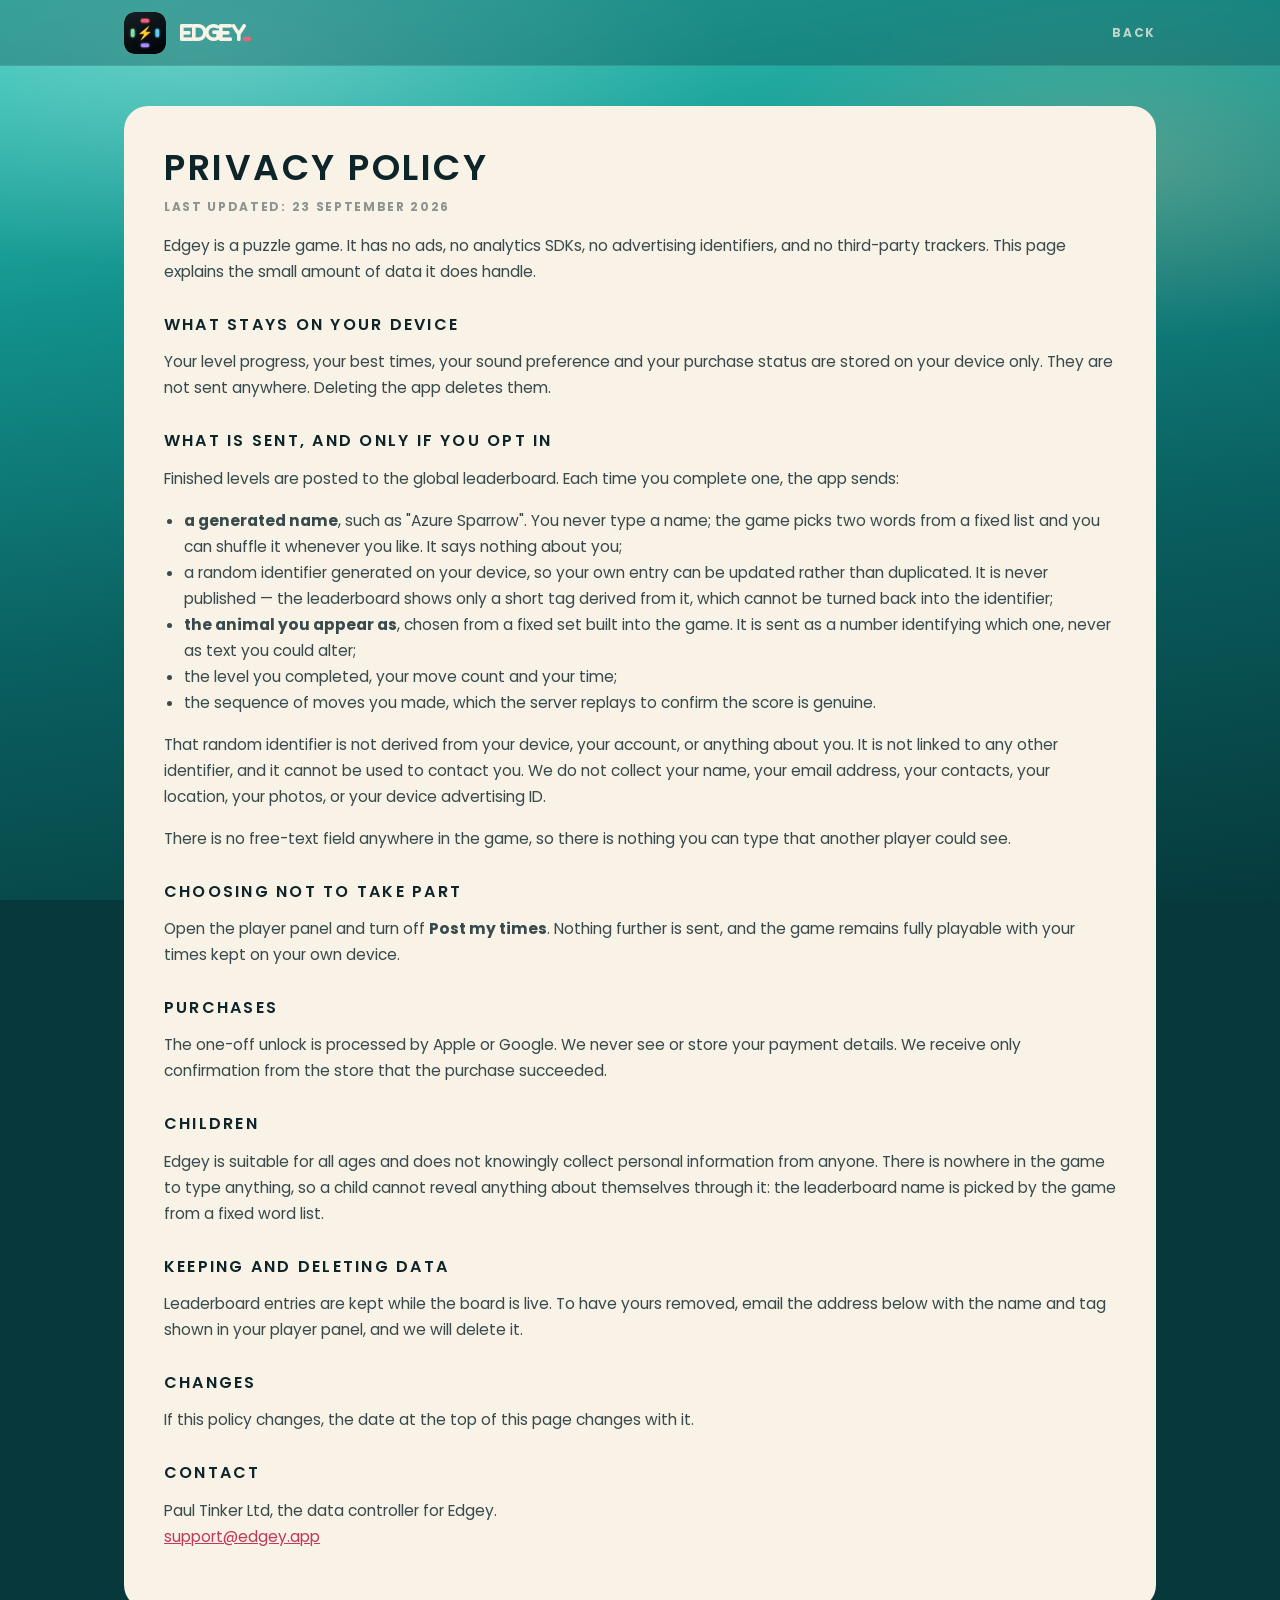
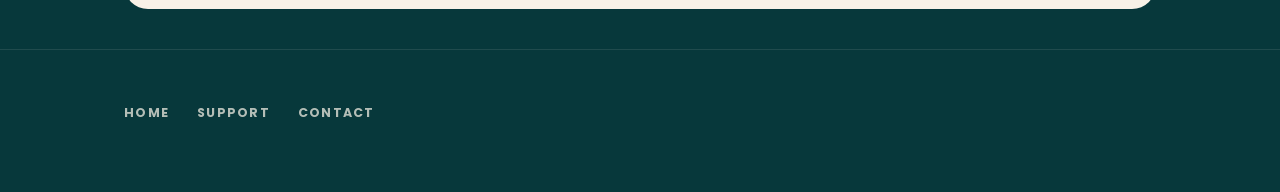
<file: privacy.html>
<!doctype html>
<html lang="en">
<head>
<meta charset="utf-8">
<meta name="viewport" content="width=device-width, initial-scale=1">
<title>Privacy Policy — Edgey</title>
<meta name="theme-color" content="#0a5f5f">
<link rel="icon" href="assets/icon.png">
<link rel="preload" as="font" type="font/woff2" href="fonts/fredoka-600.woff2" crossorigin>
<link rel="preload" as="font" type="font/woff2" href="fonts/poppins-400.woff2" crossorigin>
<link rel="preload" as="font" type="font/woff2" href="fonts/poppins-700.woff2" crossorigin>
<link rel="stylesheet" href="style.css">
</head>
<body>
<div class="sky"></div>
<nav><div class="wrap">
  <a class="mark" href="index.html"><img src="assets/icon-mark.png" alt=""><b class="wm" aria-label="Edgey"><span>E</span><span>D</span><span>G</span><span>E</span><span>Y</span><i class="dot" aria-hidden="true"></i></b></a>
  <a class="link" href="index.html">Back</a>
</div></nav>

<div class="wrap"><div class="doc">
<h1>Privacy Policy</h1>
<p class="updated">Last updated: <!--EFFECTIVE_DATE-->23 September 2026</p>

<p>Edgey is a puzzle game. It has no ads, no analytics SDKs, no advertising identifiers, and no third-party trackers. This page explains the small amount of data it does handle.</p>

<h2>What stays on your device</h2>
<p>Your level progress, your best times, your sound preference and your purchase status are stored on your device only. They are not sent anywhere. Deleting the app deletes them.</p>

<h2>What is sent, and only if you opt in</h2>
<p>Finished levels are posted to the global leaderboard. Each time you complete one, the app sends:</p>
<ul>
  <li><b>a generated name</b>, such as "Azure Sparrow". You never type a name; the game picks two words from a fixed list and you can shuffle it whenever you like. It says nothing about you;</li>
  <li>a random identifier generated on your device, so your own entry can be updated rather than duplicated. It is never published — the leaderboard shows only a short tag derived from it, which cannot be turned back into the identifier;</li>
  <li><b>the animal you appear as</b>, chosen from a fixed set built into the game. It is sent as a number identifying which one, never as text you could alter;</li>
  <li>the level you completed, your move count and your time;</li>
  <li>the sequence of moves you made, which the server replays to confirm the score is genuine.</li>
</ul>
<p>That random identifier is not derived from your device, your account, or anything about you. It is not linked to any other identifier, and it cannot be used to contact you. We do not collect your name, your email address, your contacts, your location, your photos, or your device advertising ID.</p>
<p>There is no free-text field anywhere in the game, so there is nothing you can type that another player could see.</p>

<h2>Choosing not to take part</h2>
<p>Open the player panel and turn off <b>Post my times</b>. Nothing further is sent, and the game remains fully playable with your times kept on your own device.</p>

<h2>Purchases</h2>
<p>The one-off unlock is processed by Apple or Google. We never see or store your payment details. We receive only confirmation from the store that the purchase succeeded.</p>

<h2>Children</h2>
<p>Edgey is suitable for all ages and does not knowingly collect personal information from anyone. There is nowhere in the game to type anything, so a child cannot reveal anything about themselves through it: the leaderboard name is picked by the game from a fixed word list.</p>

<h2>Keeping and deleting data</h2>
<p>Leaderboard entries are kept while the board is live. To have yours removed, email the address below with the name and tag shown in your player panel, and we will delete it.</p>

<h2>Changes</h2>
<p>If this policy changes, the date at the top of this page changes with it.</p>

<h2>Contact</h2>
<p><!--CONTACT-->Paul Tinker Ltd, the data controller for Edgey.<br>
<a href="mailto:support@edgey.app">support@edgey.app</a></p>
</div></div>

<footer><div class="wrap">
  <a href="index.html">Home</a>
  <a href="support.html">Support</a>
  <a href="mailto:support@edgey.app">Contact</a>
</div></footer>
</body>
</html>
</file>
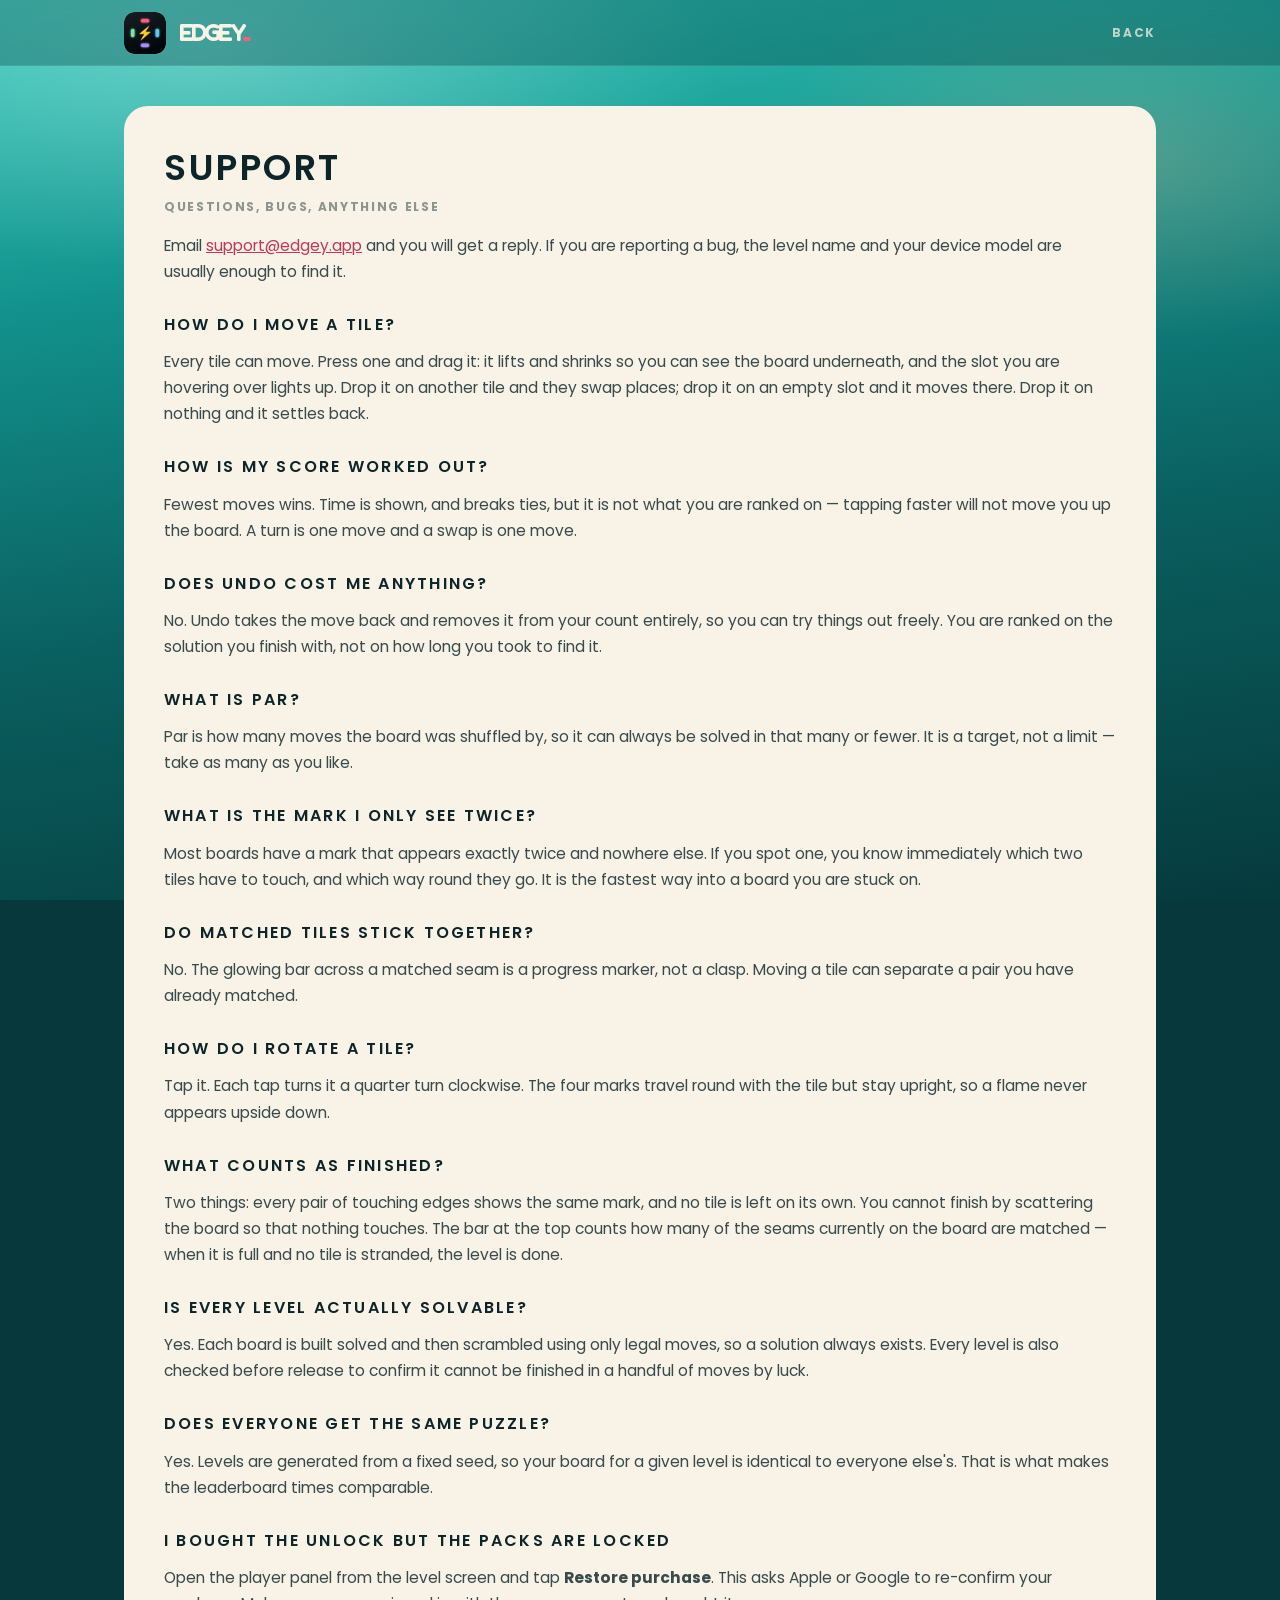
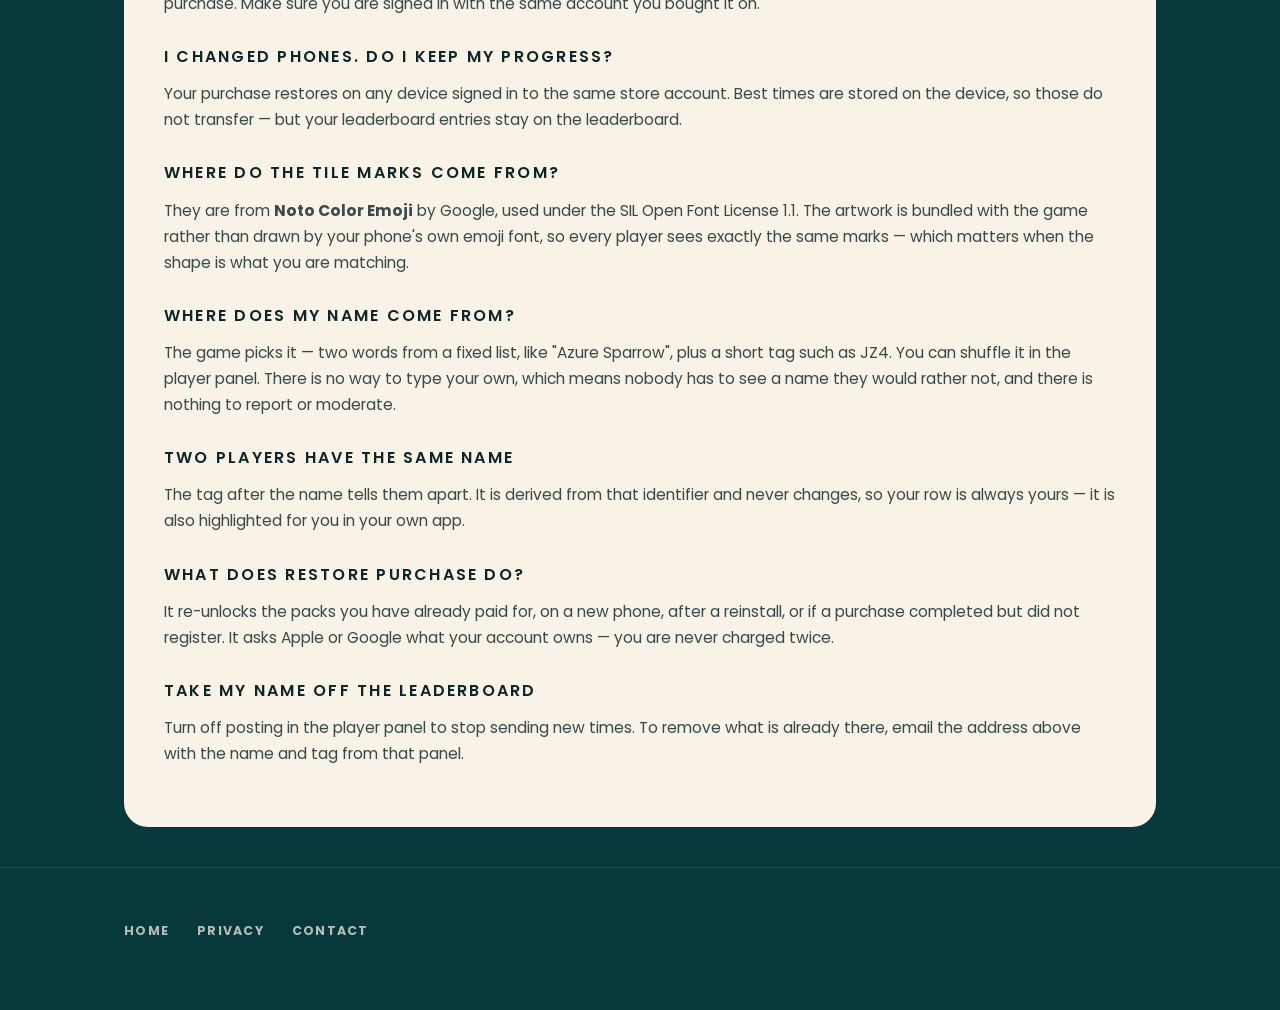
<file: support.html>
<!doctype html>
<html lang="en">
<head>
<meta charset="utf-8">
<meta name="viewport" content="width=device-width, initial-scale=1">
<title>Support — Edgey</title>
<meta name="theme-color" content="#0a5f5f">
<link rel="icon" href="assets/icon.png">
<link rel="preload" as="font" type="font/woff2" href="fonts/fredoka-600.woff2" crossorigin>
<link rel="preload" as="font" type="font/woff2" href="fonts/poppins-400.woff2" crossorigin>
<link rel="preload" as="font" type="font/woff2" href="fonts/poppins-700.woff2" crossorigin>
<link rel="stylesheet" href="style.css">
</head>
<body>
<div class="sky"></div>
<nav><div class="wrap">
  <a class="mark" href="index.html"><img src="assets/icon-mark.png" alt=""><b class="wm" aria-label="Edgey"><span>E</span><span>D</span><span>G</span><span>E</span><span>Y</span><i class="dot" aria-hidden="true"></i></b></a>
  <a class="link" href="index.html">Back</a>
</div></nav>

<div class="wrap"><div class="doc">
<h1>Support</h1>
<p class="updated">Questions, bugs, anything else</p>

<p>Email <a href="mailto:support@edgey.app">support@edgey.app</a> and you will get a reply. If you are reporting a bug, the level name and your device model are usually enough to find it.</p>

<h2>How do I move a tile?</h2>
<p>Every tile can move. Press one and drag it: it lifts and shrinks so you can see the board underneath, and the slot you are hovering over lights up. Drop it on another tile and they swap places; drop it on an empty slot and it moves there. Drop it on nothing and it settles back.</p>

<h2>How is my score worked out?</h2>
<p>Fewest moves wins. Time is shown, and breaks ties, but it is not what you are ranked on — tapping faster will not move you up the board. A turn is one move and a swap is one move.</p>

<h2>Does undo cost me anything?</h2>
<p>No. Undo takes the move back and removes it from your count entirely, so you can try things out freely. You are ranked on the solution you finish with, not on how long you took to find it.</p>

<h2>What is par?</h2>
<p>Par is how many moves the board was shuffled by, so it can always be solved in that many or fewer. It is a target, not a limit — take as many as you like.</p>

<h2>What is the mark I only see twice?</h2>
<p>Most boards have a mark that appears exactly twice and nowhere else. If you spot one, you know immediately which two tiles have to touch, and which way round they go. It is the fastest way into a board you are stuck on.</p>

<h2>Do matched tiles stick together?</h2>
<p>No. The glowing bar across a matched seam is a progress marker, not a clasp. Moving a tile can separate a pair you have already matched.</p>

<h2>How do I rotate a tile?</h2>
<p>Tap it. Each tap turns it a quarter turn clockwise. The four marks travel round with the tile but stay upright, so a flame never appears upside down.</p>

<h2>What counts as finished?</h2>
<p>Two things: every pair of touching edges shows the same mark, and no tile is left on its own. You cannot finish by scattering the board so that nothing touches. The bar at the top counts how many of the seams currently on the board are matched — when it is full and no tile is stranded, the level is done.</p>

<h2>Is every level actually solvable?</h2>
<p>Yes. Each board is built solved and then scrambled using only legal moves, so a solution always exists. Every level is also checked before release to confirm it cannot be finished in a handful of moves by luck.</p>

<h2>Does everyone get the same puzzle?</h2>
<p>Yes. Levels are generated from a fixed seed, so your board for a given level is identical to everyone else's. That is what makes the leaderboard times comparable.</p>

<h2>I bought the unlock but the packs are locked</h2>
<p>Open the player panel from the level screen and tap <b>Restore purchase</b>. This asks Apple or Google to re-confirm your purchase. Make sure you are signed in with the same account you bought it on.</p>

<h2>I changed phones. Do I keep my progress?</h2>
<p>Your purchase restores on any device signed in to the same store account. Best times are stored on the device, so those do not transfer — but your leaderboard entries stay on the leaderboard.</p>

<h2>Where do the tile marks come from?</h2>
<p>They are from <b>Noto Color Emoji</b> by Google, used under the SIL Open Font License 1.1. The artwork is bundled with the game rather than drawn by your phone's own emoji font, so every player sees exactly the same marks — which matters when the shape is what you are matching.</p>

<h2>Where does my name come from?</h2>
<p>The game picks it — two words from a fixed list, like "Azure Sparrow", plus a short tag such as JZ4. You can shuffle it in the player panel. There is no way to type your own, which means nobody has to see a name they would rather not, and there is nothing to report or moderate.</p>

<h2>Two players have the same name</h2>
<p>The tag after the name tells them apart. It is derived from that identifier and never changes, so your row is always yours — it is also highlighted for you in your own app.</p>

<h2>What does Restore purchase do?</h2>
<p>It re-unlocks the packs you have already paid for, on a new phone, after a reinstall, or if a purchase completed but did not register. It asks Apple or Google what your account owns — you are never charged twice.</p>

<h2>Take my name off the leaderboard</h2>
<p>Turn off posting in the player panel to stop sending new times. To remove what is already there, email the address above with the name and tag from that panel.</p>
</div></div>

<footer><div class="wrap">
  <a href="index.html">Home</a>
  <a href="privacy.html">Privacy</a>
  <a href="mailto:support@edgey.app">Contact</a>
</div></footer>
</body>
</html>
</file>
<file: style.css>
/* Poppins, self-hosted (SIL OFL 1.1, Indian Type Foundry). Same font as the
   app, served from here rather than the Google CDN so the site makes no
   third-party requests. */
@font-face {
  font-family: 'Poppins'; font-style: normal; font-weight: 400; font-display: swap;
  src: url('fonts/poppins-400.woff2') format('woff2');
}
@font-face {
  font-family: 'Poppins'; font-style: normal; font-weight: 500; font-display: swap;
  src: url('fonts/poppins-500.woff2') format('woff2');
}
@font-face {
  font-family: 'Poppins'; font-style: normal; font-weight: 600; font-display: swap;
  src: url('fonts/poppins-600.woff2') format('woff2');
}
@font-face {
  font-family: 'Poppins'; font-style: normal; font-weight: 700; font-display: swap;
  src: url('fonts/poppins-700.woff2') format('woff2');
}
@font-face {
  font-family: 'Fredoka'; font-style: normal; font-weight: 600; font-display: swap;
  src: url('fonts/fredoka-600.woff2') format('woff2');
}

:root {
  --cream: #f8f2e7;
  --sand: #e4d5ba;
  --ink: #0d2429;
  --ink-2: rgba(248,242,231,.72);
  --coral: #ff5c7a;
  --amber: #ffb03b;
  --mint: #8fdcd2;
  --font: 'Poppins', 'Avenir Next', 'Futura', ui-rounded, system-ui,
          -apple-system, 'Segoe UI', Roboto, sans-serif;
  --maxw: 1080px;
  --nav-h: 66px;          /* nav .wrap height; scroll-padding-top follows it */
}

* { box-sizing: border-box; }
/* The nav is sticky, so an anchor jump would otherwise park its target
   underneath it - clicking "Get it" left the Play badge completely hidden
   behind the header. scroll-padding-top keeps every in-page target clear of
   the nav, plus a little air, and is derived from the nav's own height so the
   two cannot drift apart. */
html { scroll-behavior: smooth; scroll-padding-top: calc(var(--nav-h) + 1px + 28px); }
body {
  margin: 0; font-family: var(--font); color: var(--cream);
  background: #07383b; -webkit-font-smoothing: antialiased;
  overflow-x: hidden;
}
a { color: inherit; }

.sky {
  position: fixed; inset: 0; z-index: -1;
  background:
    radial-gradient(68% 40% at 16% 6%, rgba(255,255,255,.26), transparent 60%),
    radial-gradient(52% 34% at 88% 18%, rgba(255,196,150,.26), transparent 58%),
    radial-gradient(60% 40% at 50% 100%, rgba(5,42,46,.7), transparent 70%),
    linear-gradient(172deg, #34cbbc 0%, #12908b 30%, #0a5f5f 62%, #063a3d 100%);
}

.wrap { max-width: var(--maxw); margin: 0 auto; padding: 0 24px; }

/* ── nav ── */
/* The blur sits on a pseudo-element BEHIND the content rather than on the nav
   itself. With backdrop-filter on the nav, Chrome hands every child that needs
   its own compositing layer - the GET IT pill's box-shadow, the wordmark's
   drop-shadow - a rectangular patch of mis-sampled backdrop, which rendered as
   hard-edged dark blocks behind the logo and the pill. Separating the glass
   layer from the content layer keeps both the frost and the shadows. */
nav { position: sticky; top: 0; z-index: 10; isolation: isolate; }
nav::before {
  content: ''; position: absolute; inset: 0; z-index: -1;
  backdrop-filter: blur(14px); -webkit-backdrop-filter: blur(14px);
  background: rgba(6,58,61,.32); border-bottom: 1px solid rgba(248,242,231,.1);
}
nav .wrap { display: flex; align-items: center; gap: 16px; height: var(--nav-h); }
nav .mark { display: flex; align-items: center; gap: 13px; text-decoration: none; margin-right: auto; }
nav .mark img { width: 42px; height: 42px; border-radius: 11px; }
nav .mark b.wm {
  font-family: 'Fredoka', var(--font); font-weight: 600; font-size: 24px;
  letter-spacing: 0; text-transform: uppercase; line-height: 1;
  display: inline-flex; align-items: baseline;
}
nav .mark b.wm span {
  display: inline-block; margin-right: -0.12em; color: var(--cream);
}
nav a.link { text-decoration: none; font-size: 12px; letter-spacing: .14em; text-transform: uppercase;
             font-weight: 700; color: var(--ink-2); }
nav a.link:hover { color: var(--cream); }
@media (max-width: 720px) { nav a.link.hide-sm { display: none; } }

.btn {
  display: inline-flex; align-items: center; justify-content: center; gap: 9px;
  font-family: var(--font); font-weight: 700; font-size: 12.5px; letter-spacing: .15em;
  text-transform: uppercase; text-decoration: none; cursor: pointer;
  border: 0; border-radius: 14px; padding: 14px 22px;
  background: var(--coral); color: #fff;
  box-shadow: 0 12px 26px -12px rgba(4,40,44,.85);
  transition: transform .14s ease, filter .2s;
}
.btn:hover { transform: translateY(-2px); filter: brightness(1.05); }
.btn.ghost { background: rgba(248,242,231,.12); color: var(--cream); box-shadow: inset 0 0 0 1.5px rgba(248,242,231,.3); }
.btn.sm { padding: 11px 17px; font-size: 11px; }

/* ── hero ── */
header { padding: 86px 0 60px; }
header .wrap { display: grid; grid-template-columns: 1.05fr .95fr; gap: 56px; align-items: center; }
@media (max-width: 860px) { header .wrap { grid-template-columns: 1fr; gap: 40px; } header { padding: 54px 0 36px; } }

h1 {
  font-family: 'Fredoka', var(--font);
  font-size: clamp(46px, 8.2vw, 88px); font-weight: 600; letter-spacing: 0;
  margin: 0 0 18px; text-transform: uppercase; line-height: .98;
}
h1 span {
  display: inline-block; margin-right: -0.12em; color: var(--cream);
  filter: drop-shadow(-4px 3px 4px rgba(3,28,32,.45));
}
h1 span:last-child { margin-right: 0; }
.lede { font-size: clamp(16px, 2.1vw, 20px); line-height: 1.55; color: var(--ink-2); margin: 0 0 30px; max-width: 30ch; }
.cta { display: flex; gap: 12px; flex-wrap: wrap; align-items: center; }
.cta .note { font-size: 11.5px; letter-spacing: .1em; text-transform: uppercase; color: rgba(248,242,231,.55); font-weight: 700; }

/* phone mockup */
.phone {
  width: min(330px, 84vw); aspect-ratio: 375/760; margin: 0 auto; position: relative;
  border-radius: 46px; padding: 12px;
  background: linear-gradient(160deg, #1b3f44, #0a2529);
  box-shadow: 0 50px 90px -40px rgba(2,28,32,.95), inset 0 0 0 1.5px rgba(248,242,231,.14);
}
.phone .screen {
  position: absolute; inset: 12px; border-radius: 35px; overflow: hidden;
  background: linear-gradient(176deg, #3fd0c0, #12908b 40%, #0a5f5f 100%);
  display: flex; flex-direction: column; align-items: center; padding: 26px 18px;
}
.phone .clock { font-size: 26px; font-weight: 600; letter-spacing: .06em; font-variant-numeric: tabular-nums; }
.phone .cap { font-size: 8.5px; letter-spacing: .2em; text-transform: uppercase; color: rgba(248,242,231,.6); margin-top: 5px; font-weight: 700; }
.phone .meter { width: 100%; height: 4px; border-radius: 9px; background: rgba(4,40,44,.3); margin: 15px 0 auto; overflow: hidden; }
.phone .meter i { display: block; height: 100%; width: 62%; border-radius: 9px; background: linear-gradient(90deg, var(--mint), var(--cream)); }
.phone svg.board { width: 100%; height: auto; margin: auto 0; }
.phone .keys { display: flex; gap: 7px; width: 100%; margin-top: auto; }
.phone .keys span { flex: 1; height: 34px; border-radius: 11px; background: rgba(248,242,231,.13); box-shadow: inset 0 0 0 1.3px rgba(248,242,231,.26); }

/* ── sections ── */
section { padding: 72px 0; }
.eyebrow { font-size: 11px; letter-spacing: .24em; text-transform: uppercase; font-weight: 700; color: rgba(248,242,231,.78); margin: 0 0 12px; }
/* 1.05, because these are set in uppercase: there are no descenders to clear,
   so default leading opens a gap that reads as two separate lines rather than
   one heading. */
h2 { font-size: clamp(26px, 4.2vw, 40px); font-weight: 600; letter-spacing: .07em; text-transform: uppercase; margin: 0 0 16px; line-height: 1.05; }
.sub { color: var(--ink-2); font-size: 16.5px; line-height: 1.6; max-width: 56ch; margin: 0 0 40px; }

.steps { display: grid; grid-template-columns: repeat(3, 1fr); gap: 20px; }
@media (max-width: 780px) { .steps { grid-template-columns: 1fr; } }
.step { background: rgba(248,242,231,.09); border-radius: 22px; padding: 26px 24px 28px;
        box-shadow: inset 0 0 0 1.5px rgba(248,242,231,.14); }
.step svg { width: 100%; height: auto; margin-bottom: 20px; overflow: visible; }
.step h3 { margin: 0 0 8px; font-size: 15px; letter-spacing: .14em; text-transform: uppercase; font-weight: 700; }
.step p { margin: 0; color: var(--ink-2); font-size: 14.5px; line-height: 1.55; }

/* colour strip */
/* The 24 boards, drawn as the shapes they are. A strip of colour said the
   levels differ; the silhouettes show HOW - they visibly grow. */
.grids { display: grid; grid-template-columns: repeat(12, 1fr); gap: 8px; }
@media (max-width: 900px) { .grids { grid-template-columns: repeat(6, 1fr); } }
@media (max-width: 520px) { .grids { grid-template-columns: repeat(4, 1fr); } }
.gr {
  aspect-ratio: 1; border-radius: 13px; display: grid; place-items: center; position: relative;
  background: rgba(8,28,32,.34); box-shadow: inset 0 0 0 1.5px rgba(248,242,231,.1); padding-bottom: 12px;
}
.gr svg { width: 66%; height: 66%; }
.gr b { position: absolute; bottom: 7px; font-size: 9px; letter-spacing: .07em; text-transform: uppercase;
        color: rgba(248,242,231,.78); font-weight: 700; }

/* The pink stop is a PILL, not a square: it echoes the four coloured pills in
   the launcher icon, which is the only shape the two share. It keeps the
   square's exact left edge and height - only the width grows rightwards - so
   the measured gap between the Y and the stop is unchanged. Do not centre it
   or the spacing work below is undone. */
h1 .dot {
  width: .34em; height: .17em; border-radius: 99px; margin-left: .0153em;
  background: var(--accent, #ff5c7a);
}
nav .mark .dot {
  width: .34em; height: .17em; border-radius: 99px; margin-left: .0153em;
  background: var(--accent, #ff5c7a); display: inline-block;
}

/* Google's badge ships at a fixed aspect; height only, never restyled.
 *
 * The PNG carries Google's mandated clear space INSIDE the image: 41px of
 * padding on a 646x250 canvas, which is 16.4% of its height. So the element's
 * box starts 11px left of anything you can see, and the button row sat indented
 * from the paragraph above it. The negative margin pulls the box back by
 * exactly that, so the badge's visible edge lines up with the text.
 *
 * Both numbers come from --badge-h, so changing the height keeps them in step.
 */
.cta { --badge-h: 68px; }
.badge {
  display: inline-block; line-height: 0; transition: transform .12s ease;
  margin-left: calc(var(--badge-h) * -0.164);
}
.badge:hover { transform: translateY(-2px); }
.badge img { height: var(--badge-h); width: auto; display: block; }
.btn.soon {
  height: 46px; border-radius: 7px; display: inline-flex; align-items: center;
  padding: 0 20px; font-size: 11.5px; letter-spacing: .1em;
  background: rgba(248,242,231,.1); color: rgba(248,242,231,.62); cursor: default;
  box-shadow: inset 0 0 0 1.5px rgba(248,242,231,.18);
}
.btn.soon:hover { transform: none; filter: none; }

/* The hero board turns one tile and a seam closes. The tile turns back before
   the loop restarts, so the cycle ends where it began - nothing snaps.
   transform-origin is given in viewBox units rather than fill-box: the group's
   bounding box includes the marks and the catch-light stroke, so "centre" was
   not the tile's centre and the turn walked it off the edge of the board. */
.hero-turn { animation: heroTurn 6s cubic-bezier(.45,.05,.3,1) infinite; transform-origin: 248px 248px; }
.hero-turn .mk { animation: heroTurnMark 6s cubic-bezier(.45,.05,.3,1) infinite; transform-box: fill-box; transform-origin: center; }
@keyframes heroTurn      { 0%, 22% { transform: rotate(0deg); }  38%, 78% { transform: rotate(90deg); }  94%, 100% { transform: rotate(0deg); } }
@keyframes heroTurnMark  { 0%, 22% { transform: rotate(0deg); }  38%, 78% { transform: rotate(-90deg); } 94%, 100% { transform: rotate(0deg); } }
.hero-seam, .hero-bloom { transform-box: fill-box; transform-origin: center; }
.hero-seam { animation: heroSeam 6s ease infinite; }
@keyframes heroSeam {
  0%, 38%  { transform: scale(.25); opacity: 0; }
  46%      { transform: scale(1.3);  opacity: 1; }
  52%, 74% { transform: scale(1);    opacity: 1; }
  82%, 100%{ transform: scale(.25); opacity: 0; }
}
/* One ring of light as the pair agrees, then gone - the same beat the board
   plays. It never loops on itself, so it reads as an event, not decoration. */
.hero-bloom { animation: bloom 6s ease infinite; }
@keyframes bloom {
  0%, 38% { transform: scale(.35); opacity: 0; }
  44%     { opacity: .85; }
  62%, 100% { transform: scale(2.3); opacity: 0; }
}

/* The three rules, shown rather than diagrammed. Each loop is a round trip:
   the tile goes and comes back, the turn completes a full revolution. An
   animation that ends where it started has nothing to snap back from. */
.anim-lift { animation: stepLift 5s cubic-bezier(.45,.05,.3,1) infinite; }
@keyframes stepLift {
  0%, 10%   { transform: translateX(0) scale(1); }
  20%       { transform: translateX(0) scale(.86); }
  40%       { transform: translateX(-97px) scale(.86); }
  50%, 60%  { transform: translateX(-97px) scale(1); }
  70%       { transform: translateX(-97px) scale(.86); }
  88%       { transform: translateX(0) scale(.86); }
  96%, 100% { transform: translateX(0) scale(1); }
}
.anim-turn { animation: stepTurn 6.5s cubic-bezier(.45,.05,.3,1) infinite; }
.anim-turn .mk { animation: stepTurnMark 6.5s cubic-bezier(.45,.05,.3,1) infinite; }
.anim-lift, .anim-turn .mk, .anim-seam, .step-bloom { transform-box: fill-box; transform-origin: center; }
.anim-turn { transform-origin: 92.5px 63px; }   /* tile centre in viewBox units */
@keyframes stepTurn      { 0%,10% { transform: rotate(0deg); } 18%,35% { transform: rotate(90deg); } 43%,60% { transform: rotate(180deg); } 68%,85% { transform: rotate(270deg); } 93%,100% { transform: rotate(360deg); } }
@keyframes stepTurnMark  { 0%,10% { transform: rotate(0deg); } 18%,35% { transform: rotate(-90deg); } 43%,60% { transform: rotate(-180deg); } 68%,85% { transform: rotate(-270deg); } 93%,100% { transform: rotate(-360deg); } }
/* MATCH turns its right tile first, so the capsule is the CONSEQUENCE of the
   turn rather than a thing that merely happens nearby. Same beat as the hero. */
.match-turn { animation: matchTurn 5s cubic-bezier(.45,.05,.3,1) infinite; transform-origin: 141px 63.5px; }
.match-turn .mk { animation: matchTurnMark 5s cubic-bezier(.45,.05,.3,1) infinite; transform-box: fill-box; transform-origin: center; }
@keyframes matchTurn     { 0%, 18% { transform: rotate(0deg); } 34%, 78% { transform: rotate(90deg); } 94%, 100% { transform: rotate(0deg); } }
@keyframes matchTurnMark { 0%, 18% { transform: rotate(0deg); } 34%, 78% { transform: rotate(-90deg); } 94%, 100% { transform: rotate(0deg); } }
.anim-seam { animation: stepSeam 5s ease infinite; }
@keyframes stepSeam {
  0%, 34%  { transform: scale(.2); opacity: 0; }
  42%      { transform: scale(1.25); opacity: 1; }
  48%, 74% { transform: scale(1); opacity: 1; }
  84%, 100%{ transform: scale(.2); opacity: 0; }
}
.step-bloom { animation: stepBloom 5s ease infinite; }
@keyframes stepBloom {
  0%, 34%   { transform: scale(.35); opacity: 0; }
  40%       { opacity: .85; }
  58%, 100% { transform: scale(2.3); opacity: 0; }
}
@media (prefers-reduced-motion: reduce) {
  .hero-turn, .hero-turn .mk, .hero-seam, .hero-bloom, .anim-lift,
  .anim-turn, .anim-turn .mk, .match-turn, .match-turn .mk, .anim-seam, .step-bloom { animation: none; }
  .hero-seam, .anim-seam { opacity: 1; }
  .hero-bloom, .step-bloom { opacity: 0; }
}

/* leaderboard */
.split { display: grid; grid-template-columns: 1fr 1fr; gap: 46px; align-items: center; }
@media (max-width: 860px) { .split { grid-template-columns: 1fr; gap: 30px; } }
.lb { background: var(--cream); color: var(--ink); border-radius: 24px; padding: 24px 22px;
      box-shadow: 0 34px 60px -34px rgba(2,28,32,.9); }
.lb h4 { margin: 0 0 3px; font-size: 19px; letter-spacing: .1em; text-transform: uppercase; font-weight: 600; }
.lb .of { margin: 0 0 18px; font-size: 13px; color: rgba(13,36,41,.6); }
.lb ol { list-style: none; margin: 0; padding: 0; }
.lb li { display: flex; align-items: center; gap: 13px; padding: 11px 8px; border-bottom: 1px solid rgba(13,36,41,.09); }
.lb li:last-child { border-bottom: 0; }
.lb li.me { background: rgba(255,92,122,.11); border-radius: 12px; border-bottom-color: transparent; }
.lb li:has(+ li.me) { border-bottom-color: transparent; }
.lb li.me .rk, .lb li.me .who { color: var(--coral); }
.lb .rk { width: 22px; font-weight: 700; font-size: 13px; color: rgba(13,36,41,.55); }
.lb .who { flex: 1; font-weight: 600; letter-spacing: .05em; text-transform: uppercase; font-size: 14px; }
/* Every row carries the player's animal, exactly as the game draws it. */
.lb .av { width: 26px; height: 26px; flex: 0 0 26px; display: block; border-radius: 50%;
          background: rgba(20,48,57,.06); padding: 3px; box-sizing: border-box; }
.lb .who em { font-style: normal; font-size: 10.5px; letter-spacing: .12em;
              color: rgba(13,36,41,.42); margin-left: 7px; font-weight: 700; }
.lb .tm { font-variant-numeric: tabular-nums; font-weight: 600; font-size: 15px; text-align: right; }
.lb .tm small { display: block; font-size: 10.5px; opacity: .5; font-weight: 600; }

/* pricing */
.plans { display: grid; grid-template-columns: 1fr 1fr; gap: 20px; }
@media (max-width: 780px) { .plans { grid-template-columns: 1fr; } }
.plan { border-radius: 24px; padding: 30px 28px; background: rgba(248,242,231,.09);
        box-shadow: inset 0 0 0 1.5px rgba(248,242,231,.15); }
.plan.hi { background: linear-gradient(150deg, rgba(255,186,90,.34), rgba(255,92,122,.3));
           box-shadow: inset 0 0 0 1.5px rgba(255,214,168,.55); }
.plan .price { font-size: 38px; font-weight: 600; letter-spacing: .02em; margin: 6px 0 4px; }
.plan .price small { font-size: 13px; font-weight: 700; letter-spacing: .14em; text-transform: uppercase; color: var(--ink-2); }
.plan h3 { margin: 0; font-size: 14px; letter-spacing: .18em; text-transform: uppercase; font-weight: 700; }
.plan ul { list-style: none; margin: 18px 0 0; padding: 0; display: grid; gap: 11px; }
.plan li { display: flex; gap: 11px; font-size: 14.5px; color: var(--ink-2); line-height: 1.45; }
.plan li svg { flex: 0 0 17px; margin-top: 2px; }

footer { padding: 54px 0 70px; border-top: 1px solid rgba(248,242,231,.1); margin-top: 40px; }
footer .wrap { display: flex; flex-wrap: wrap; gap: 18px 28px; align-items: center; }
footer a { font-size: 12.5px; letter-spacing: .1em; text-transform: uppercase; font-weight: 700;
           color: var(--ink-2); text-decoration: none; }
footer a:hover { color: var(--cream); }
footer .copy { margin-left: auto; font-size: 12px; color: rgba(248,242,231,.45); }
@media (max-width: 640px) { footer .copy { margin-left: 0; width: 100%; } }

/* document pages (privacy / support) */
.doc { background: var(--cream); color: var(--ink); border-radius: 24px; padding: 44px 40px; margin: 40px 0 0; }
@media (max-width: 640px) { .doc { padding: 30px 22px; } }
.doc h1 { font-family: var(--font); font-weight: 600; font-size: clamp(26px, 4.2vw, 36px); letter-spacing: .07em; margin-bottom: 8px; text-shadow: none; }
.doc h2 { font-size: 16px; letter-spacing: .14em; margin: 32px 0 10px; }
.doc p, .doc li { font-size: 15.5px; line-height: 1.68; color: rgba(13,36,41,.82); }
.doc ul { padding-left: 20px; }
.doc a { color: #c2385a; }
.doc .updated { font-size: 12px; letter-spacing: .14em; text-transform: uppercase; font-weight: 700; color: rgba(13,36,41,.45); }


/* ── the trade sheet, shown rather than described ────────
   Just the sheet. It was inside a phone mockup, but the phone added a frame,
   a status bar and a blurred board for no gain - the sheet is the thing being
   explained, and it reads as an interface on its own. */
.mini-sheet {
  width: min(330px, 100%);
  background: var(--cream); color: var(--ink);
  border-radius: 24px; padding: 24px 22px 22px;
  box-shadow: 0 34px 60px -30px rgba(2,28,32,.9);
}
.mini-sheet h4 { margin: 0 0 8px; font-size: 16px; letter-spacing: .1em; text-transform: uppercase; font-weight: 700; }
.mini-sheet p { margin: 0 0 16px; font-size: 12.5px; line-height: 1.5; color: rgba(13,36,41,.66); }
.mini-balance {
  display: flex; align-items: center; justify-content: center; gap: 10px;
  background: rgba(20,48,57,.07); border-radius: 15px; padding: 15px;
  box-shadow: inset 0 0 0 1.5px rgba(20,48,57,.12); margin-bottom: 12px;
}
.mini-balance b { font-size: 30px; font-weight: 700; font-variant-numeric: tabular-nums; line-height: 1; }
.mini-balance .coin { width: 27px; height: 27px; display: block; }
.mini-step { display: flex; align-items: center; justify-content: space-between; margin-bottom: 12px; padding: 0 2px; }
.mini-step span {
  width: 52px; height: 40px; border-radius: 13px; display: grid; place-items: center;
  background: rgba(20,48,57,.07); box-shadow: inset 0 0 0 1.5px rgba(20,48,57,.12);
  font-size: 19px; font-weight: 700;
}
.mini-step b { font-size: 24px; font-weight: 700; font-variant-numeric: tabular-nums; }
.mini-cta {
  background: var(--coral); color: #14202a; border-radius: 14px; padding: 15px;
  text-align: center; font-size: 11.5px; letter-spacing: .13em;
  text-transform: uppercase; font-weight: 700;
}
</file>
